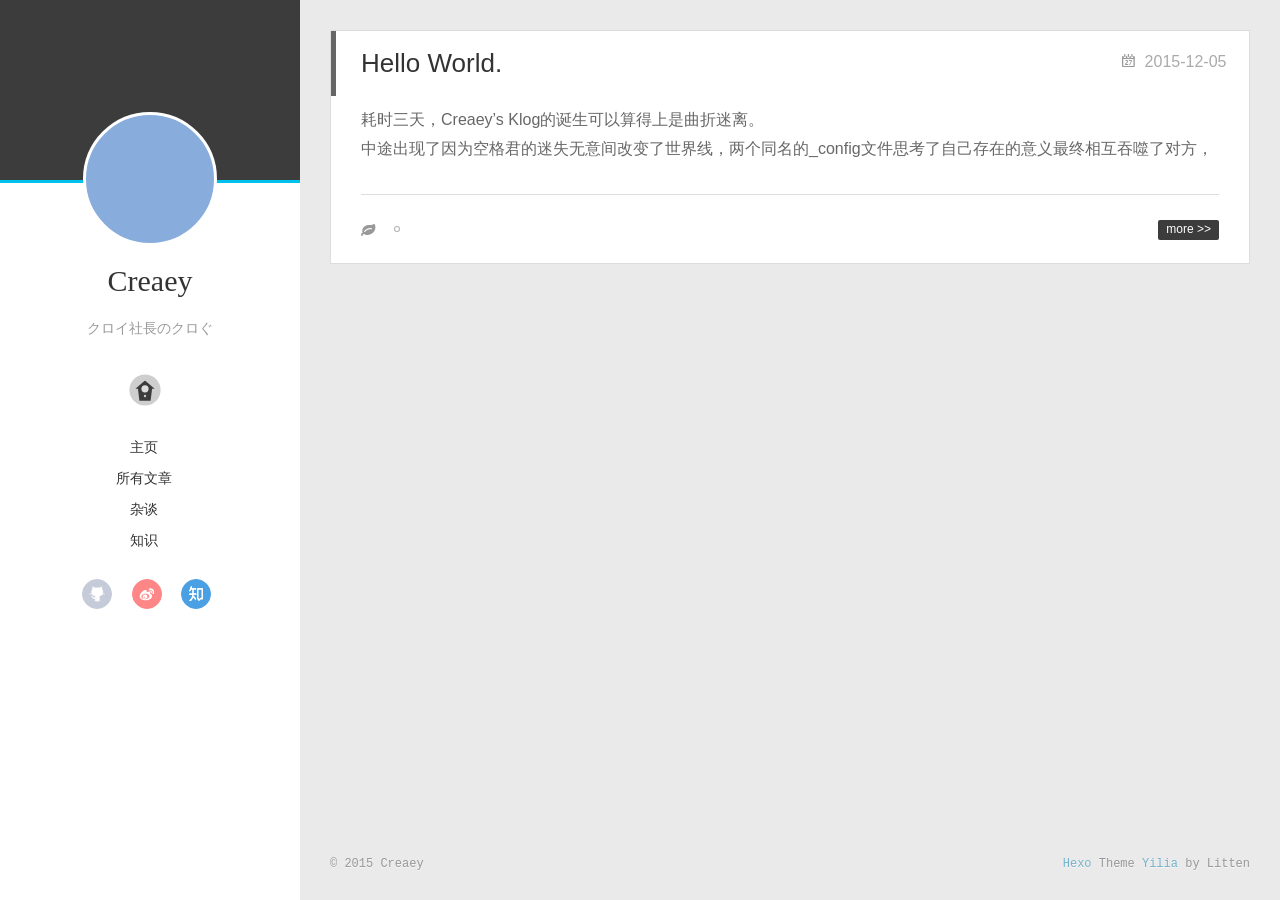
<file: index.html>
<!DOCTYPE html>
<html>
<head>
  <meta charset="utf-8">
  
  <title>Creaey&#39;s Klog</title>
  <meta name="viewport" content="width=device-width, initial-scale=1, maximum-scale=1">
  <meta name="description" content="クロイ社長のクロぐ">
<meta property="og:type" content="website">
<meta property="og:title" content="Creaey's Klog">
<meta property="og:url" content="http://creaey.com/index.html">
<meta property="og:site_name" content="Creaey's Klog">
<meta property="og:description" content="クロイ社長のクロぐ">
<meta name="twitter:card" content="summary">
<meta name="twitter:title" content="Creaey's Klog">
<meta name="twitter:description" content="クロイ社長のクロぐ">
<meta name="baidu-tc-verification" content="94389895856cd0b19cfb7b24fe767b6c" />
  
    <link rel="alternative" href="/atom.xml" title="Creaey&#39;s Klog" type="application/atom+xml">
  
  
    <link rel="icon" href="/favicon.png">
  
  <link rel="stylesheet" href="/css/style.css" type="text/css">
</head>
<body>
  <div id="container">
    <div class="left-col">
    <div class="overlay"></div>
<div class="intrude-less">
	<header id="header" class="inner">
		<a href="/" class="profilepic">
			
			<img lazy-src="http://7xox53.com1.z0.glb.clouddn.com/touxiang.jpg" class="js-avatar">
			
		</a>

		<hgroup>
		  <h1 class="header-author"><a href="/">Creaey</a></h1>
		</hgroup>

		
		<p class="header-subtitle">クロイ社長のクロぐ</p>
		

		
			<div class="switch-btn">
				<div class="icon">
					<div class="icon-ctn">
						<div class="icon-wrap icon-house" data-idx="0">
							<div class="birdhouse"></div>
							<div class="birdhouse_holes"></div>
						</div>
						<div class="icon-wrap icon-ribbon hide" data-idx="1">
							<div class="ribbon"></div>
						</div>
						
						<div class="icon-wrap icon-link hide" data-idx="2">
							<div class="loopback_l"></div>
							<div class="loopback_r"></div>
						</div>
						
						
						<div class="icon-wrap icon-me hide" data-idx="3">
							<div class="user"></div>
							<div class="shoulder"></div>
						</div>
						
					</div>
					
				</div>
				<div class="tips-box hide">
					<div class="tips-arrow"></div>
					<ul class="tips-inner">
						<li>菜单</li>
						<li>标签</li>
						
						<li>友情链接</li>
						
						
						<li>关于我</li>
						
					</ul>
				</div>
			</div>
		

		<div class="switch-area">
			<div class="switch-wrap">
				<section class="switch-part switch-part1">
					<nav class="header-menu">
						<ul>
						
							<li><a href="/">主页</a></li>
				        
							<li><a href="/archives">所有文章</a></li>
				        
							<li><a href="/tags/杂谈">杂谈</a></li>
				        
							<li><a href="/tags/知识">知识</a></li>
				        
						</ul>
					</nav>
					<nav class="header-nav">
						<div class="social">
							
								<a class="github" target="_blank" href="https://github.com/Creaey" title="github">github</a>
					        
								<a class="weibo" target="_blank" href="http://weibo.com/yu347" title="weibo">weibo</a>
					        
								<a class="zhihu" target="_blank" href="http://www.zhihu.com/people/zhang-xin-yu-4-86" title="zhihu">zhihu</a>
					        
						</div>
					</nav>
				</section>
				
				
				<section class="switch-part switch-part2">
					<div class="widget tagcloud" id="js-tagcloud">
						<a href="/tags/杂谈/" style="font-size: 10px;">杂谈</a>
					</div>
				</section>
				
				
				
				<section class="switch-part switch-part3">
					<div id="js-friends">
					
			          <a target="_blank" class="main-nav-link switch-friends-link" href="http://www.houzhangxu.com">侯塞雷的花狗山</a>
			        
			        </div>
				</section>
				

				
				
				<section class="switch-part switch-part4">
				
					<div id="js-aboutme">我忘了自己的一些事，如果我能想起来我会来补的。</div>
				</section>
				
			</div>
		</div>
	</header>				
</div>
    </div>
    <div class="mid-col">
      <nav id="mobile-nav">
  	<div class="overlay">
  		<div class="slider-trigger"></div>
  		<h1 class="header-author js-mobile-header hide">Creaey</h1>
  	</div>
	<div class="intrude-less">
		<header id="header" class="inner">
			<div class="profilepic">
				<img lazy-src="http://7xox53.com1.z0.glb.clouddn.com/touxiang.jpg" class="js-avatar">
			</div>
			<hgroup>
			  <h1 class="header-author">Creaey</h1>
			</hgroup>
			
			<p class="header-subtitle">クロイ社長のクロぐ</p>
			
			<nav class="header-menu">
				<ul>
				
					<li><a href="/">主页</a></li>
		        
					<li><a href="/archives">所有文章</a></li>
		        
					<li><a href="/tags/杂谈">杂谈</a></li>
		        
					<li><a href="/tags/知识">知识</a></li>
		        
		        <div class="clearfix"></div>
				</ul>
			</nav>
			<nav class="header-nav">
				<div class="social">
					
						<a class="github" target="_blank" href="https://github.com/Creaey" title="github">github</a>
			        
						<a class="weibo" target="_blank" href="http://weibo.com/yu347" title="weibo">weibo</a>
			        
						<a class="zhihu" target="_blank" href="http://www.zhihu.com/people/zhang-xin-yu-4-86" title="zhihu">zhihu</a>
			        
				</div>
			</nav>
		</header>				
	</div>
</nav>
      <div class="body-wrap">
  
    <article id="post-Hello-World" class="article article-type-post" itemscope itemprop="blogPost">
  
    <div class="article-meta">
      <a href="/2015/12/05/Hello-World/" class="article-date">
  	<time datetime="2015-12-05T15:01:09.000Z" itemprop="datePublished">2015-12-05</time>
</a>
    </div>
  
  <div class="article-inner">
    
      <input type="hidden" class="isFancy" />
    
    
      <header class="article-header">
        
  
    <h1 itemprop="name">
      <a class="article-title" href="/2015/12/05/Hello-World/">Hello World.</a>
    </h1>
  

      </header>
      
    
    <div class="article-entry" itemprop="articleBody">
      
        <p>耗时三天，Creaey’s Klog的诞生可以算得上是曲折迷离。<br>中途出现了因为空格君的迷失无意间改变了世界线，两个同名的_config文件思考了自己存在的意义最终相互吞噬了对方，
      
    </div>
    
    <div class="article-info article-info-index">
      
      
	<div class="article-tag tagcloud">
		<ul class="article-tag-list"><li class="article-tag-list-item"><a class="article-tag-list-link" href="/tags/杂谈/">杂谈</a></li></ul>
	</div>

      

      
        <p class="article-more-link">
          <a  href="/2015/12/05/Hello-World/#more">more >></a>
        </p>
      
      <div class="clearfix"></div>
    </div>
    
  </div>
  
</article>







  
  
</div>
      <footer id="footer">
  <div class="outer">
    <div id="footer-info">
    	<div class="footer-left">
    		&copy; 2015 Creaey
    	</div>
      	<div class="footer-right">
      		<a href="http://hexo.io/" target="_blank">Hexo</a>  Theme <a href="https://github.com/litten/hexo-theme-yilia" target="_blank">Yilia</a> by Litten
      	</div>
    </div>
  </div>
</footer>
    </div>
    
  <link rel="stylesheet" href="/fancybox/jquery.fancybox.css" type="text/css">


<script>
	var yiliaConfig = {
		fancybox: true,
		mathjax: true,
		animate: true,
		isHome: true,
		isPost: false,
		isArchive: false,
		isTag: false,
		isCategory: false,
		open_in_new: false
	}
</script>
<script src="http://7.url.cn/edu/jslib/comb/require-2.1.6,jquery-1.9.1.min.js" type="text/javascript"></script>
<script src="/js/main.js" type="text/javascript"></script>






<script type="text/x-mathjax-config">
MathJax.Hub.Config({
    tex2jax: {
        inlineMath: [ ['$','$'], ["\\(","\\)"]  ],
        processEscapes: true,
        skipTags: ['script', 'noscript', 'style', 'textarea', 'pre', 'code']
    }
});

MathJax.Hub.Queue(function() {
    var all = MathJax.Hub.getAllJax(), i;
    for(i=0; i < all.length; i += 1) {
        all[i].SourceElement().parentNode.className += ' has-jax';                 
    }       
});
</script>

<script type="text/javascript" src="http://cdn.mathjax.org/mathjax/latest/MathJax.js?config=TeX-AMS-MML_HTMLorMML">
</script>


  </div>
</body>
</html>
</file>
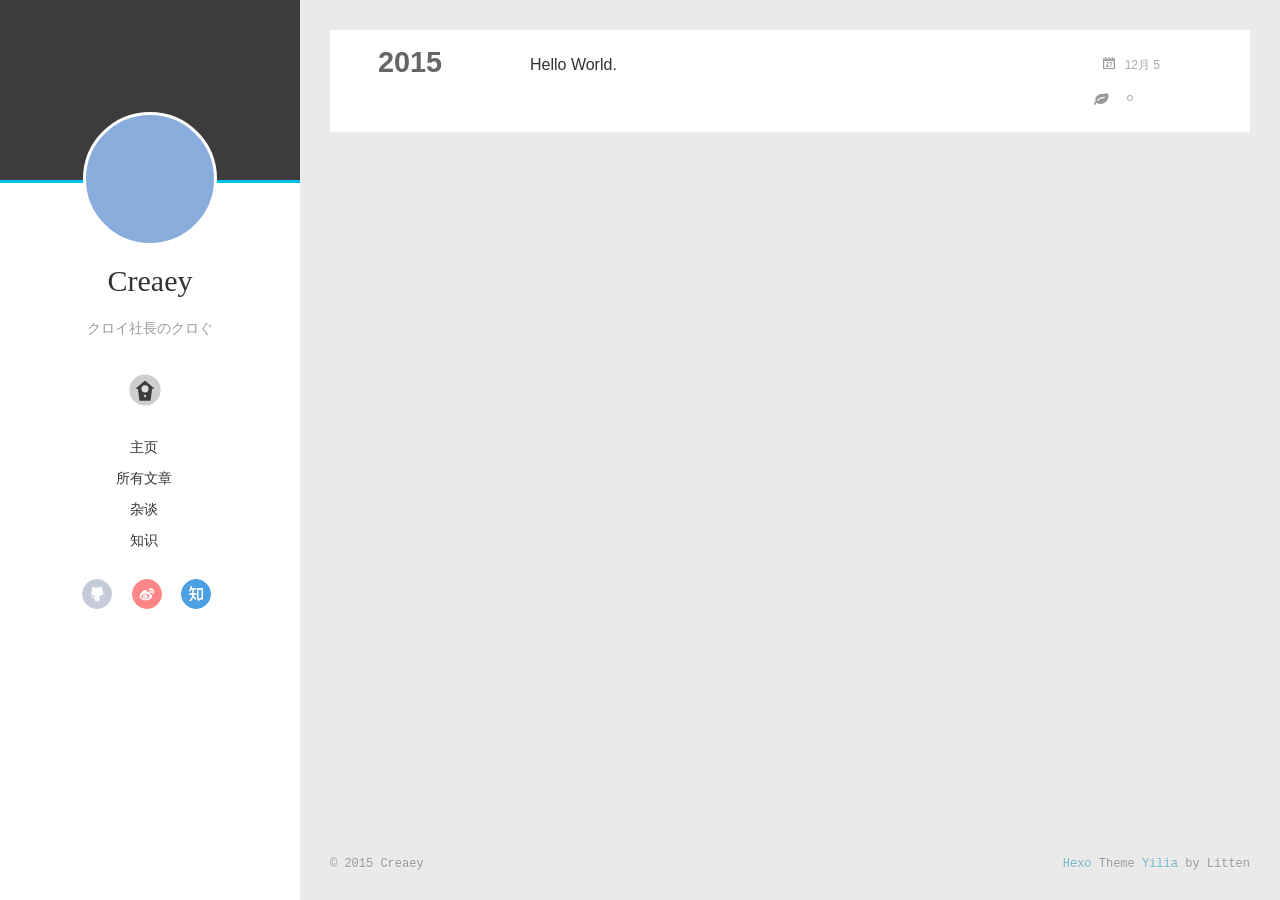
<file: archives/index.html>
<!DOCTYPE html>
<html>
<head>
  <meta charset="utf-8">
  
  <title>Archives | Creaey&#39;s Klog</title>
  <meta name="viewport" content="width=device-width, initial-scale=1, maximum-scale=1">
  <meta name="description" content="クロイ社長のクロぐ">
<meta property="og:type" content="website">
<meta property="og:title" content="Creaey's Klog">
<meta property="og:url" content="http://creaey.com/archives/index.html">
<meta property="og:site_name" content="Creaey's Klog">
<meta property="og:description" content="クロイ社長のクロぐ">
<meta name="twitter:card" content="summary">
<meta name="twitter:title" content="Creaey's Klog">
<meta name="twitter:description" content="クロイ社長のクロぐ">
  
    <link rel="alternative" href="/atom.xml" title="Creaey&#39;s Klog" type="application/atom+xml">
  
  
    <link rel="icon" href="/favicon.png">
  
  <link rel="stylesheet" href="/css/style.css" type="text/css">
</head>
<body>
  <div id="container">
    <div class="left-col">
    <div class="overlay"></div>
<div class="intrude-less">
	<header id="header" class="inner">
		<a href="/" class="profilepic">
			
			<img lazy-src="http://7xox53.com1.z0.glb.clouddn.com/touxiang.jpg" class="js-avatar">
			
		</a>

		<hgroup>
		  <h1 class="header-author"><a href="/">Creaey</a></h1>
		</hgroup>

		
		<p class="header-subtitle">クロイ社長のクロぐ</p>
		

		
			<div class="switch-btn">
				<div class="icon">
					<div class="icon-ctn">
						<div class="icon-wrap icon-house" data-idx="0">
							<div class="birdhouse"></div>
							<div class="birdhouse_holes"></div>
						</div>
						<div class="icon-wrap icon-ribbon hide" data-idx="1">
							<div class="ribbon"></div>
						</div>
						
						<div class="icon-wrap icon-link hide" data-idx="2">
							<div class="loopback_l"></div>
							<div class="loopback_r"></div>
						</div>
						
						
						<div class="icon-wrap icon-me hide" data-idx="3">
							<div class="user"></div>
							<div class="shoulder"></div>
						</div>
						
					</div>
					
				</div>
				<div class="tips-box hide">
					<div class="tips-arrow"></div>
					<ul class="tips-inner">
						<li>菜单</li>
						<li>标签</li>
						
						<li>友情链接</li>
						
						
						<li>关于我</li>
						
					</ul>
				</div>
			</div>
		

		<div class="switch-area">
			<div class="switch-wrap">
				<section class="switch-part switch-part1">
					<nav class="header-menu">
						<ul>
						
							<li><a href="/">主页</a></li>
				        
							<li><a href="/archives">所有文章</a></li>
				        
							<li><a href="/tags/杂谈">杂谈</a></li>
				        
							<li><a href="/tags/知识">知识</a></li>
				        
						</ul>
					</nav>
					<nav class="header-nav">
						<div class="social">
							
								<a class="github" target="_blank" href="https://github.com/Creaey" title="github">github</a>
					        
								<a class="weibo" target="_blank" href="http://weibo.com/yu347" title="weibo">weibo</a>
					        
								<a class="zhihu" target="_blank" href="http://www.zhihu.com/people/zhang-xin-yu-4-86" title="zhihu">zhihu</a>
					        
						</div>
					</nav>
				</section>
				
				
				<section class="switch-part switch-part2">
					<div class="widget tagcloud" id="js-tagcloud">
						<a href="/tags/杂谈/" style="font-size: 10px;">杂谈</a>
					</div>
				</section>
				
				
				
				<section class="switch-part switch-part3">
					<div id="js-friends">
					
			          <a target="_blank" class="main-nav-link switch-friends-link" href="http://www.houzhangxu.com">侯塞雷的花狗山</a>
			        
			        </div>
				</section>
				

				
				
				<section class="switch-part switch-part4">
				
					<div id="js-aboutme">我忘了自己的一些事，如果我能想起来我会来补的。</div>
				</section>
				
			</div>
		</div>
	</header>				
</div>
    </div>
    <div class="mid-col">
      <nav id="mobile-nav">
  	<div class="overlay">
  		<div class="slider-trigger"></div>
  		<h1 class="header-author js-mobile-header hide">Creaey</h1>
  	</div>
	<div class="intrude-less">
		<header id="header" class="inner">
			<div class="profilepic">
				<img lazy-src="http://7xox53.com1.z0.glb.clouddn.com/touxiang.jpg" class="js-avatar">
			</div>
			<hgroup>
			  <h1 class="header-author">Creaey</h1>
			</hgroup>
			
			<p class="header-subtitle">クロイ社長のクロぐ</p>
			
			<nav class="header-menu">
				<ul>
				
					<li><a href="/">主页</a></li>
		        
					<li><a href="/archives">所有文章</a></li>
		        
					<li><a href="/tags/杂谈">杂谈</a></li>
		        
					<li><a href="/tags/知识">知识</a></li>
		        
		        <div class="clearfix"></div>
				</ul>
			</nav>
			<nav class="header-nav">
				<div class="social">
					
						<a class="github" target="_blank" href="https://github.com/Creaey" title="github">github</a>
			        
						<a class="weibo" target="_blank" href="http://weibo.com/yu347" title="weibo">weibo</a>
			        
						<a class="zhihu" target="_blank" href="http://www.zhihu.com/people/zhang-xin-yu-4-86" title="zhihu">zhihu</a>
			        
				</div>
			</nav>
		</header>				
	</div>
</nav>
      <div class="body-wrap">
  
  
    
    
      
      
      <section class="archives-wrap">
        <div class="archive-year-wrap">
          <a href="/archives/2015" class="archive-year">2015</a>
        </div>
        <div class="archives">
    
    <article class="archive-article archive-type-post">
  <div class="archive-article-inner">
    <header class="archive-article-header">
      	<div class="article-meta">
	      	<a href="/2015/12/05/Hello-World/" class="archive-article-date">
  	<time datetime="2015-12-05T15:01:09.000Z" itemprop="datePublished">12月 5</time>
</a>
        </div>
    	 
  
    <h1 itemprop="name">
      <a class="archive-article-title" href="/2015/12/05/Hello-World/">Hello World.</a>
    </h1>
  

        <div class="article-info info-on-right">
          
	<div class="article-tag tagcloud">
		<ul class="article-tag-list"><li class="article-tag-list-item"><a class="article-tag-list-link" href="/tags/杂谈/">杂谈</a></li></ul>
	</div>

          

        </div>
        <div class="clearfix"></div>
    </header>
  </div>
</article>
  
  
    </div></section>
  

    

</div>
      <footer id="footer">
  <div class="outer">
    <div id="footer-info">
    	<div class="footer-left">
    		&copy; 2015 Creaey
    	</div>
      	<div class="footer-right">
      		<a href="http://hexo.io/" target="_blank">Hexo</a>  Theme <a href="https://github.com/litten/hexo-theme-yilia" target="_blank">Yilia</a> by Litten
      	</div>
    </div>
  </div>
</footer>
    </div>
    
  <link rel="stylesheet" href="/fancybox/jquery.fancybox.css" type="text/css">


<script>
	var yiliaConfig = {
		fancybox: true,
		mathjax: true,
		animate: true,
		isHome: false,
		isPost: false,
		isArchive: true,
		isTag: false,
		isCategory: false,
		open_in_new: false
	}
</script>
<script src="http://7.url.cn/edu/jslib/comb/require-2.1.6,jquery-1.9.1.min.js" type="text/javascript"></script>
<script src="/js/main.js" type="text/javascript"></script>






<script type="text/x-mathjax-config">
MathJax.Hub.Config({
    tex2jax: {
        inlineMath: [ ['$','$'], ["\\(","\\)"]  ],
        processEscapes: true,
        skipTags: ['script', 'noscript', 'style', 'textarea', 'pre', 'code']
    }
});

MathJax.Hub.Queue(function() {
    var all = MathJax.Hub.getAllJax(), i;
    for(i=0; i < all.length; i += 1) {
        all[i].SourceElement().parentNode.className += ' has-jax';                 
    }       
});
</script>

<script type="text/javascript" src="http://cdn.mathjax.org/mathjax/latest/MathJax.js?config=TeX-AMS-MML_HTMLorMML">
</script>


  </div>
</body>
</html>
</file>
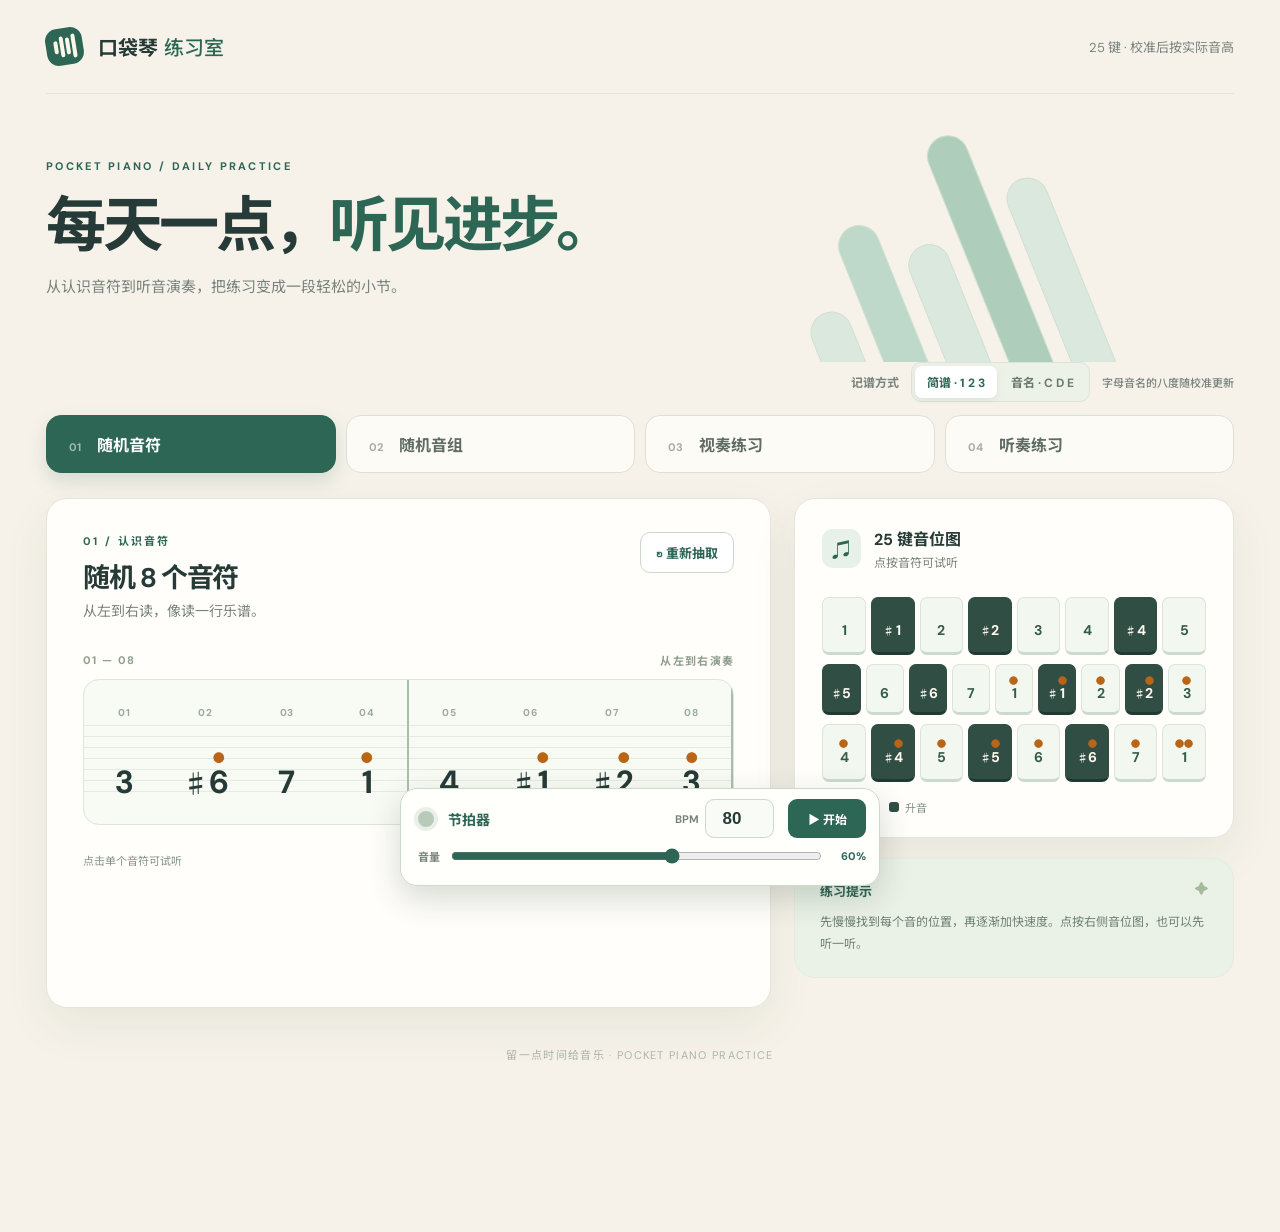
<file: pocket-piano/index.html>
<!doctype html>
<html lang="zh-CN">
<head>
  <meta charset="utf-8">
  <meta name="viewport" content="width=device-width, initial-scale=1">
  <meta name="theme-color" content="#f6f2e9">
  <meta name="description" content="25 键口袋琴练习：随机音符、音组、视奏和听奏。">
  <title>口袋琴练习室</title>
  <link rel="stylesheet" href="styles.css">
</head>
<body>
  <div class="app-shell">
    <header class="topbar">
      <div class="brand-mark" aria-hidden="true"><span></span><span></span><span></span><span></span></div>
      <div class="brand-name">口袋琴 <span>练习室</span></div>
      <div class="top-note" id="tuning-status">25 键 · 校准后按实际音高</div>
    </header>

    <main>
      <section class="hero">
        <div>
          <div class="eyebrow">POCKET PIANO / DAILY PRACTICE</div>
          <h1>每天一点，<em>听见进步。</em></h1>
          <p>从认识音符到听音演奏，把练习变成一段轻松的小节。</p>
        </div>
        <div class="hero-decoration" aria-hidden="true"><i></i><i></i><i></i><i></i><i></i></div>
      </section>

      <div class="notation-row"><span>记谱方式</span><div class="notation-switch" role="group" aria-label="记谱方式"><button type="button" data-notation="number" aria-pressed="true">简谱 · 1 2 3</button><button type="button" data-notation="letter" aria-pressed="false">音名 · C D E</button></div><small>字母音名的八度随校准更新</small></div>
      <nav class="mode-nav" aria-label="练习模式">
        <button class="mode-tab active" data-mode="notes" aria-current="page"><span>01</span> 随机音符</button>
        <button class="mode-tab" data-mode="groups"><span>02</span> 随机音组</button>
        <button class="mode-tab" data-mode="sight"><span>03</span> 视奏练习</button>
        <button class="mode-tab" data-mode="ear"><span>04</span> 听奏练习</button>
      </nav>

      <div class="workspace">
        <section class="practice-card" aria-live="polite">
          <div class="card-header">
            <div><div class="section-kicker" id="mode-kicker">01 / 认识音符</div><h2 id="mode-title">随机 8 个音符</h2><p id="mode-description">从左到右读，像读一行乐谱。</p></div>
            <button id="generate-button" class="outline-button" type="button">↻ 重新抽取</button>
          </div>
          <div id="mode-content"></div>
        </section>

        <aside class="sidebar">
          <section class="keyboard-card">
            <div class="aside-title"><span class="small-icon">♫</span><div><h2>25 键音位图</h2><p>点按音符可试听</p></div></div>
            <div id="keyboard" class="keyboard" aria-label="口袋琴 25 键"></div>
            <div class="keyboard-legend"><span><i class="legend-natural"></i> 自然音</span><span><i class="legend-sharp"></i> 升音</span></div>
          </section>
          <section class="tip-card"><div class="tip-heading">练习提示 <span>✦</span></div><p id="tip-text">先慢慢找到每个音的位置，再逐渐加快速度。点按右侧音位图，也可以先听一听。</p></section>
        </aside>
      </div>
    </main>
    <footer>留一点时间给音乐 · POCKET PIANO PRACTICE</footer>
  </div>
  <div class="metronome-dock" role="group" aria-label="全页节拍器">
    <div class="metronome-main">
      <span id="metronome-pulse" class="metronome-pulse" aria-hidden="true"></span>
      <span class="metronome-title">节拍器</span>
      <label class="metronome-speed" for="metronome-bpm"><span>BPM</span><input id="metronome-bpm" type="number" inputmode="numeric" min="20" max="300" step="1" value="80" aria-label="节拍器速度，BPM"></label>
      <button id="metronome-toggle" class="metronome-toggle" type="button" aria-pressed="false">▶ 开始</button>
    </div>
    <label class="metronome-volume" for="metronome-volume"><span>音量</span><input id="metronome-volume" type="range" min="0" max="100" step="1" value="60" aria-label="节拍器音量"><output id="metronome-volume-value" for="metronome-volume">60%</output></label>
    <span id="metronome-status" class="sr-only" role="status">节拍器已停止</span>
  </div>
  <div id="toast" class="toast" role="status" aria-live="polite"></div>
  <script src="app.js"></script>
</body>
</html>
</file>
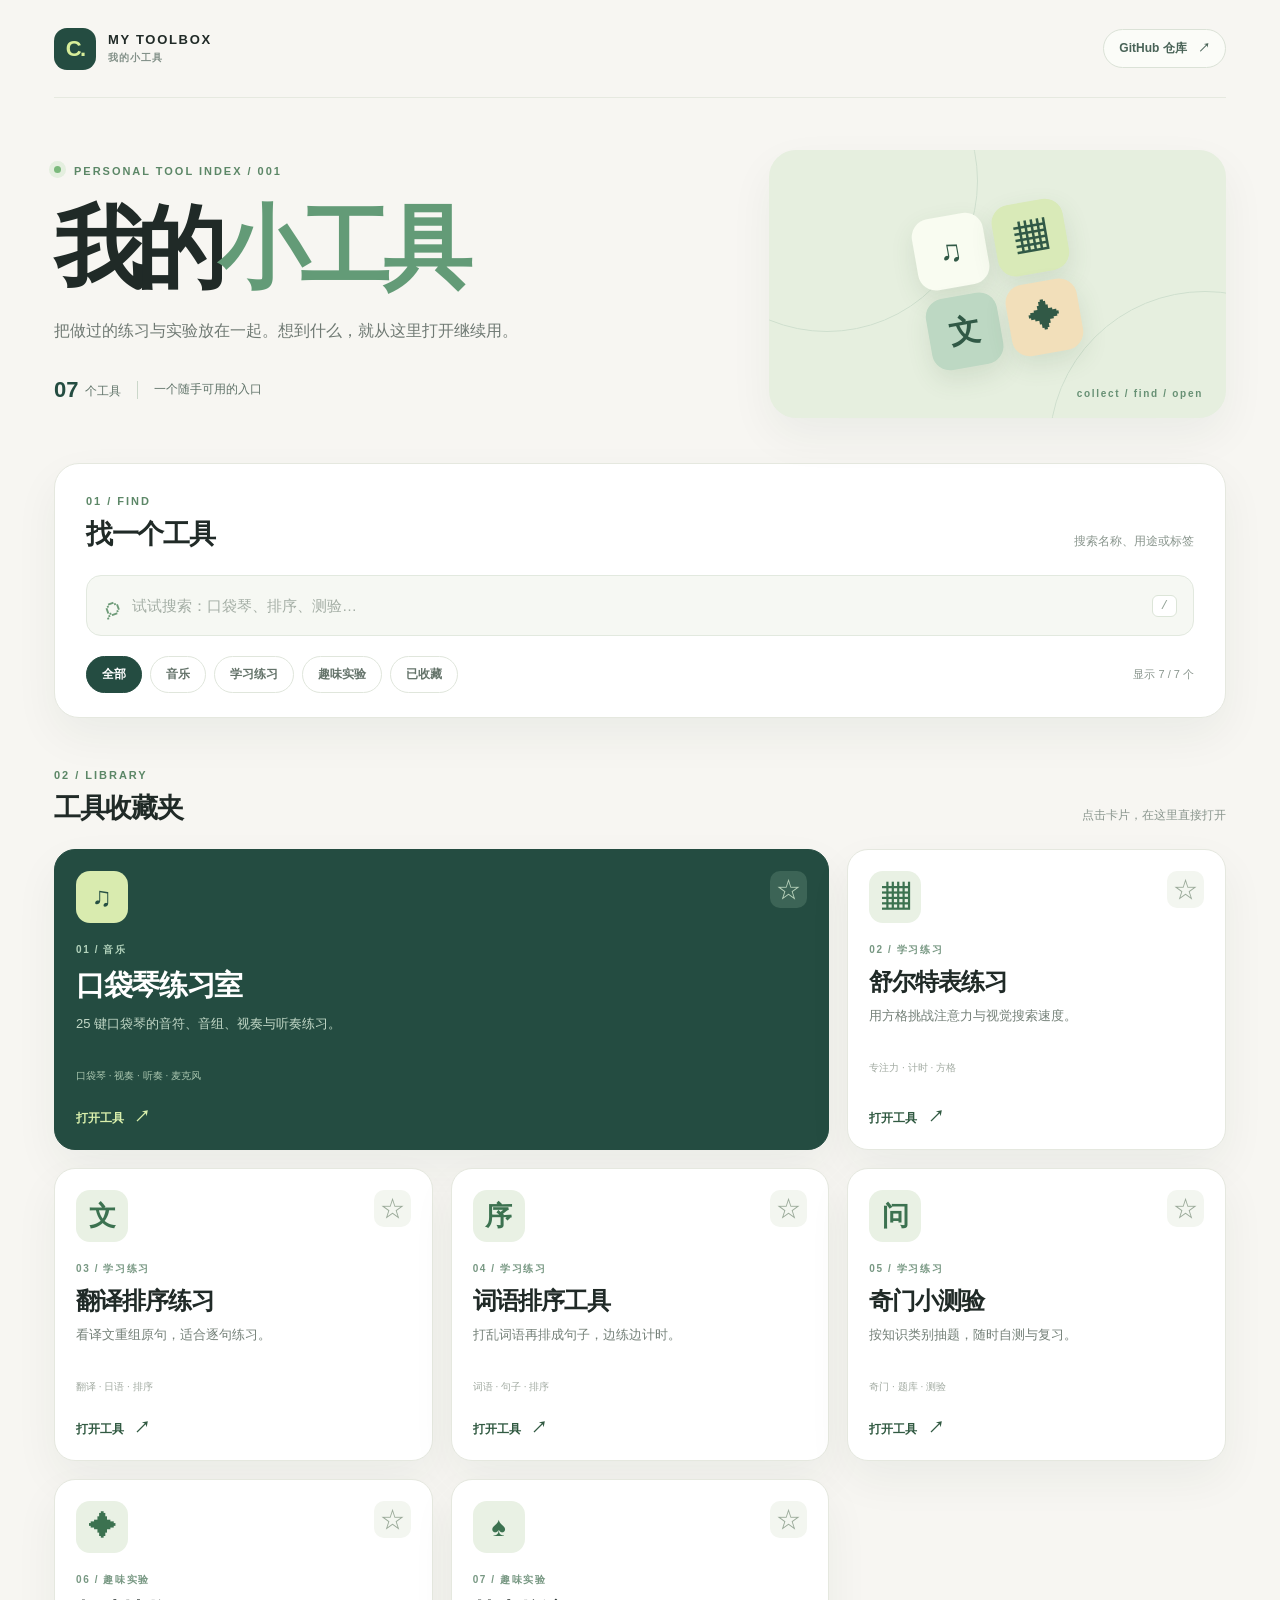
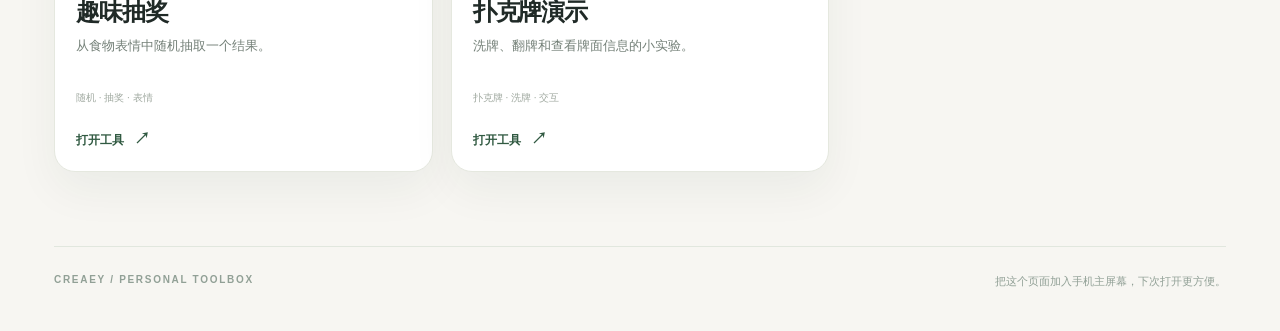
<file: tools/index.html>
<!doctype html>
<html lang="zh-CN">
<head>
  <meta charset="utf-8">
  <meta name="viewport" content="width=device-width, initial-scale=1, viewport-fit=cover">
  <meta name="theme-color" content="#f7f6f2">
  <meta name="description" content="把自己做过的小工具放在一个地方。搜索、收藏并直接打开音乐、学习与趣味工具。">
  <title>我的小工具 · Creaey</title>
  <link rel="stylesheet" href="styles.css">
  <script defer src="catalog.js"></script>
  <script defer src="app.js"></script>
</head>
<body>
  <div class="shell" id="index-view">
    <header class="topbar">
      <a class="brand" href="./" aria-label="我的小工具首页"><span class="brand-mark" aria-hidden="true">C.</span><span>MY TOOLBOX <small>我的小工具</small></span></a>
      <a class="repo-link" href="https://github.com/Creaey/creaey.github.io" target="_blank" rel="noopener noreferrer">GitHub 仓库 <span aria-hidden="true">↗</span></a>
    </header>

    <main>
      <section class="hero" aria-labelledby="page-title">
        <div class="hero-copy">
          <div class="eyebrow"><span class="live-dot" aria-hidden="true"></span> PERSONAL TOOL INDEX / 001</div>
          <h1 id="page-title">我的<span>小工具</span></h1>
          <p>把做过的练习与实验放在一起。想到什么，就从这里打开继续用。</p>
          <div class="hero-meta"><span><strong id="total-count">0</strong> 个工具</span><span class="meta-divider"></span><span>一个随手可用的入口</span></div>
        </div>
        <div class="hero-art" aria-hidden="true">
          <div class="art-grid"><span>♫</span><span>▦</span><span>文</span><span>✦</span></div>
          <div class="art-caption">collect / find / open</div>
        </div>
      </section>

      <section class="finder" aria-label="查找工具">
        <div class="finder-top"><div><span class="section-index">01 / FIND</span><h2>找一个工具</h2></div><p>搜索名称、用途或标签</p></div>
        <label class="search-box"><span class="search-icon" aria-hidden="true">⌕</span><span class="sr-only">搜索工具</span><input id="search-input" type="search" placeholder="试试搜索：口袋琴、排序、测验…" autocomplete="off"><kbd>/</kbd></label>
        <div class="filter-row"><div class="filters" id="category-filters" role="group" aria-label="按类别筛选"></div><span class="result-count" id="result-count" aria-live="polite"></span></div>
      </section>

      <section class="library" aria-labelledby="library-title">
        <div class="library-heading"><div><span class="section-index">02 / LIBRARY</span><h2 id="library-title">工具收藏夹</h2></div><p>点击卡片，在这里直接打开</p></div>
        <div class="tool-grid" id="tool-grid"></div>
        <div class="empty-state" id="empty-state" hidden><span aria-hidden="true">⌕</span><h3>暂时没有找到</h3><p>换个关键词，或者切换工具类别。</p><button id="reset-filters" type="button">查看全部工具</button></div>
      </section>
    </main>

    <footer><span>CREAEY / PERSONAL TOOLBOX</span><span>把这个页面加入手机主屏幕，下次打开更方便。</span></footer>
  </div>

  <section class="viewer" id="viewer" aria-label="工具预览" hidden>
    <header class="viewer-bar"><button class="back-button" id="close-viewer" type="button"><span aria-hidden="true">←</span> 返回工具索引</button><div class="viewer-identity"><span id="viewer-icon" aria-hidden="true"></span><div><strong id="viewer-title"></strong><small id="viewer-category"></small></div></div><a id="open-direct" target="_blank" rel="noopener noreferrer">单独打开 <span aria-hidden="true">↗</span></a></header>
    <iframe id="tool-frame" title="工具预览" allow="microphone; autoplay" loading="eager"></iframe>
  </section>
</body>
</html>
</file>
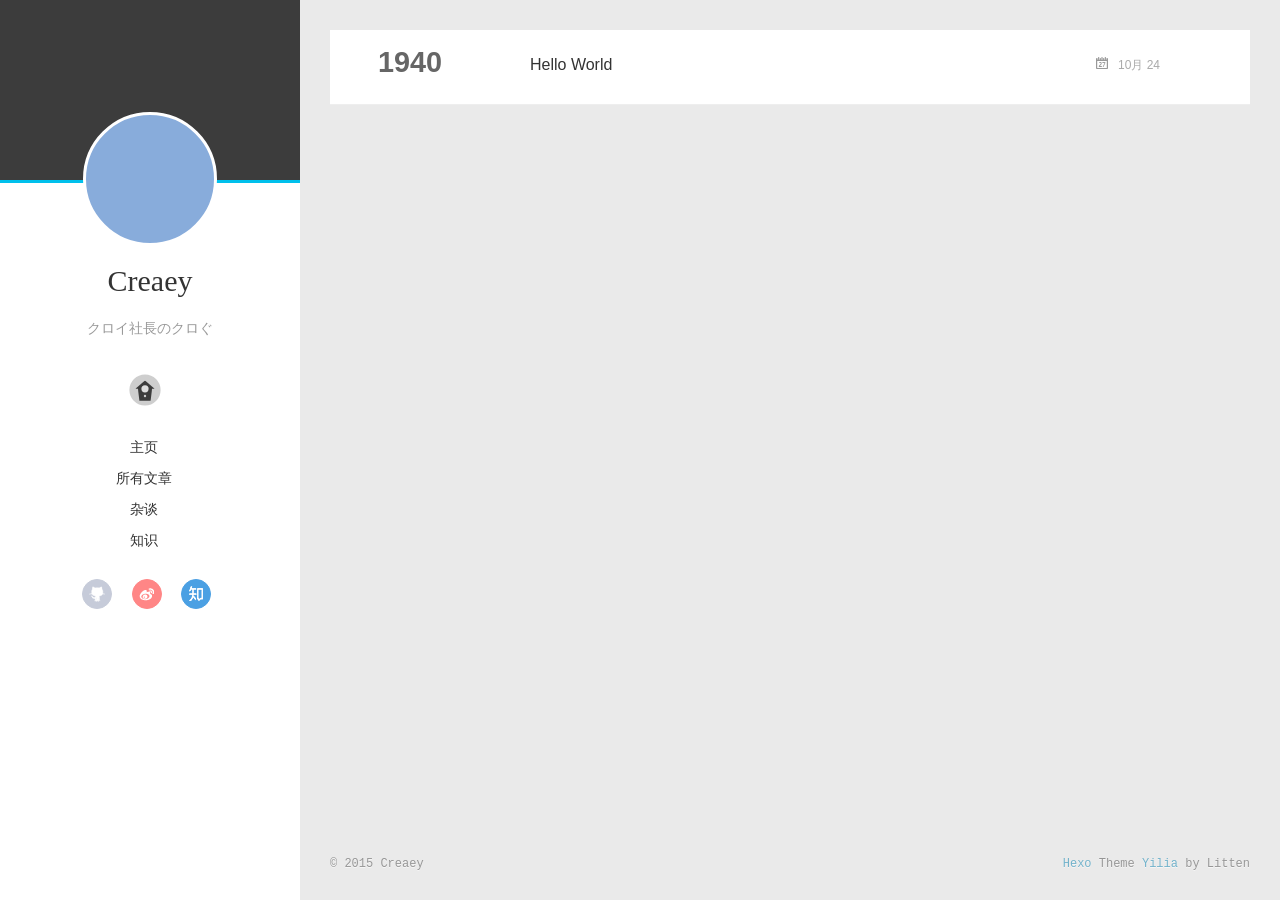
<file: archives/1940/index.html>
<!DOCTYPE html>
<html>
<head>
  <meta charset="utf-8">
  
  <title>Archives: 1940 | Creaey&#39;s Klog</title>
  <meta name="viewport" content="width=device-width, initial-scale=1, maximum-scale=1">
  <meta name="description" content="クロイ社長のクロぐ">
<meta property="og:type" content="website">
<meta property="og:title" content="Creaey's Klog">
<meta property="og:url" content="http://creaey.com/archives/1940/index.html">
<meta property="og:site_name" content="Creaey's Klog">
<meta property="og:description" content="クロイ社長のクロぐ">
<meta name="twitter:card" content="summary">
<meta name="twitter:title" content="Creaey's Klog">
<meta name="twitter:description" content="クロイ社長のクロぐ">
  
    <link rel="alternative" href="/atom.xml" title="Creaey&#39;s Klog" type="application/atom+xml">
  
  
    <link rel="icon" href="/favicon.png">
  
  <link rel="stylesheet" href="/css/style.css" type="text/css">
</head>
<body>
  <div id="container">
    <div class="left-col">
    <div class="overlay"></div>
<div class="intrude-less">
	<header id="header" class="inner">
		<a href="/" class="profilepic">
			
			<img lazy-src="http://7xox53.com1.z0.glb.clouddn.com/touxiang.jpg" class="js-avatar">
			
		</a>

		<hgroup>
		  <h1 class="header-author"><a href="/">Creaey</a></h1>
		</hgroup>

		
		<p class="header-subtitle">クロイ社長のクロぐ</p>
		

		
			<div class="switch-btn">
				<div class="icon">
					<div class="icon-ctn">
						<div class="icon-wrap icon-house" data-idx="0">
							<div class="birdhouse"></div>
							<div class="birdhouse_holes"></div>
						</div>
						<div class="icon-wrap icon-ribbon hide" data-idx="1">
							<div class="ribbon"></div>
						</div>
						
						<div class="icon-wrap icon-link hide" data-idx="2">
							<div class="loopback_l"></div>
							<div class="loopback_r"></div>
						</div>
						
						
						<div class="icon-wrap icon-me hide" data-idx="3">
							<div class="user"></div>
							<div class="shoulder"></div>
						</div>
						
					</div>
					
				</div>
				<div class="tips-box hide">
					<div class="tips-arrow"></div>
					<ul class="tips-inner">
						<li>菜单</li>
						<li>标签</li>
						
						<li>友情链接</li>
						
						
						<li>关于我</li>
						
					</ul>
				</div>
			</div>
		

		<div class="switch-area">
			<div class="switch-wrap">
				<section class="switch-part switch-part1">
					<nav class="header-menu">
						<ul>
						
							<li><a href="/">主页</a></li>
				        
							<li><a href="/archives">所有文章</a></li>
				        
							<li><a href="/tags/杂谈">杂谈</a></li>
				        
							<li><a href="/tags/知识">知识</a></li>
				        
						</ul>
					</nav>
					<nav class="header-nav">
						<div class="social">
							
								<a class="github" target="_blank" href="https://github.com/Creaey" title="github">github</a>
					        
								<a class="weibo" target="_blank" href="http://weibo.com/yu347" title="weibo">weibo</a>
					        
								<a class="zhihu" target="_blank" href="http://www.zhihu.com/people/zhang-xin-yu-4-86" title="zhihu">zhihu</a>
					        
						</div>
					</nav>
				</section>
				
				
				<section class="switch-part switch-part2">
					<div class="widget tagcloud" id="js-tagcloud">
						
					</div>
				</section>
				
				
				
				<section class="switch-part switch-part3">
					<div id="js-friends">
					
			          <a target="_blank" class="main-nav-link switch-friends-link" href="http://www.houzhangxu.com">侯塞雷的花狗山</a>
			        
			        </div>
				</section>
				

				
				
				<section class="switch-part switch-part4">
				
					<div id="js-aboutme">我忘了自己的一些事，如果我能想起来我会来补的。</div>
				</section>
				
			</div>
		</div>
	</header>				
</div>
    </div>
    <div class="mid-col">
      <nav id="mobile-nav">
  	<div class="overlay">
  		<div class="slider-trigger"></div>
  		<h1 class="header-author js-mobile-header hide">Creaey</h1>
  	</div>
	<div class="intrude-less">
		<header id="header" class="inner">
			<div class="profilepic">
				<img lazy-src="http://7xox53.com1.z0.glb.clouddn.com/touxiang.jpg" class="js-avatar">
			</div>
			<hgroup>
			  <h1 class="header-author">Creaey</h1>
			</hgroup>
			
			<p class="header-subtitle">クロイ社長のクロぐ</p>
			
			<nav class="header-menu">
				<ul>
				
					<li><a href="/">主页</a></li>
		        
					<li><a href="/archives">所有文章</a></li>
		        
					<li><a href="/tags/杂谈">杂谈</a></li>
		        
					<li><a href="/tags/知识">知识</a></li>
		        
		        <div class="clearfix"></div>
				</ul>
			</nav>
			<nav class="header-nav">
				<div class="social">
					
						<a class="github" target="_blank" href="https://github.com/Creaey" title="github">github</a>
			        
						<a class="weibo" target="_blank" href="http://weibo.com/yu347" title="weibo">weibo</a>
			        
						<a class="zhihu" target="_blank" href="http://www.zhihu.com/people/zhang-xin-yu-4-86" title="zhihu">zhihu</a>
			        
				</div>
			</nav>
		</header>				
	</div>
</nav>
      <div class="body-wrap">
  
  
    
    
      
      
      <section class="archives-wrap">
        <div class="archive-year-wrap">
          <a href="/archives/1940" class="archive-year">1940</a>
        </div>
        <div class="archives">
    
    <article class="archive-article archive-type-post">
  <div class="archive-article-inner">
    <header class="archive-article-header">
      	<div class="article-meta">
	      	<a href="/1940/10/24/hello-world/" class="archive-article-date">
  	<time datetime="1940-10-24T02:26:18.955Z" itemprop="datePublished">10月 24</time>
</a>
        </div>
    	 
  
    <h1 itemprop="name">
      <a class="archive-article-title" href="/1940/10/24/hello-world/">Hello World</a>
    </h1>
  

        <div class="article-info info-on-right">
          
          

        </div>
        <div class="clearfix"></div>
    </header>
  </div>
</article>
  
  
    </div></section>
  

    

</div>
      <footer id="footer">
  <div class="outer">
    <div id="footer-info">
    	<div class="footer-left">
    		&copy; 2015 Creaey
    	</div>
      	<div class="footer-right">
      		<a href="http://hexo.io/" target="_blank">Hexo</a>  Theme <a href="https://github.com/litten/hexo-theme-yilia" target="_blank">Yilia</a> by Litten
      	</div>
    </div>
  </div>
</footer>
    </div>
    
  <link rel="stylesheet" href="/fancybox/jquery.fancybox.css" type="text/css">


<script>
	var yiliaConfig = {
		fancybox: true,
		mathjax: true,
		animate: true,
		isHome: false,
		isPost: false,
		isArchive: true,
		isTag: false,
		isCategory: false,
		open_in_new: false
	}
</script>
<script src="http://7.url.cn/edu/jslib/comb/require-2.1.6,jquery-1.9.1.min.js" type="text/javascript"></script>
<script src="/js/main.js" type="text/javascript"></script>






<script type="text/x-mathjax-config">
MathJax.Hub.Config({
    tex2jax: {
        inlineMath: [ ['$','$'], ["\\(","\\)"]  ],
        processEscapes: true,
        skipTags: ['script', 'noscript', 'style', 'textarea', 'pre', 'code']
    }
});

MathJax.Hub.Queue(function() {
    var all = MathJax.Hub.getAllJax(), i;
    for(i=0; i < all.length; i += 1) {
        all[i].SourceElement().parentNode.className += ' has-jax';                 
    }       
});
</script>

<script type="text/javascript" src="http://cdn.mathjax.org/mathjax/latest/MathJax.js?config=TeX-AMS-MML_HTMLorMML">
</script>


  </div>
</body>
</html>
</file>
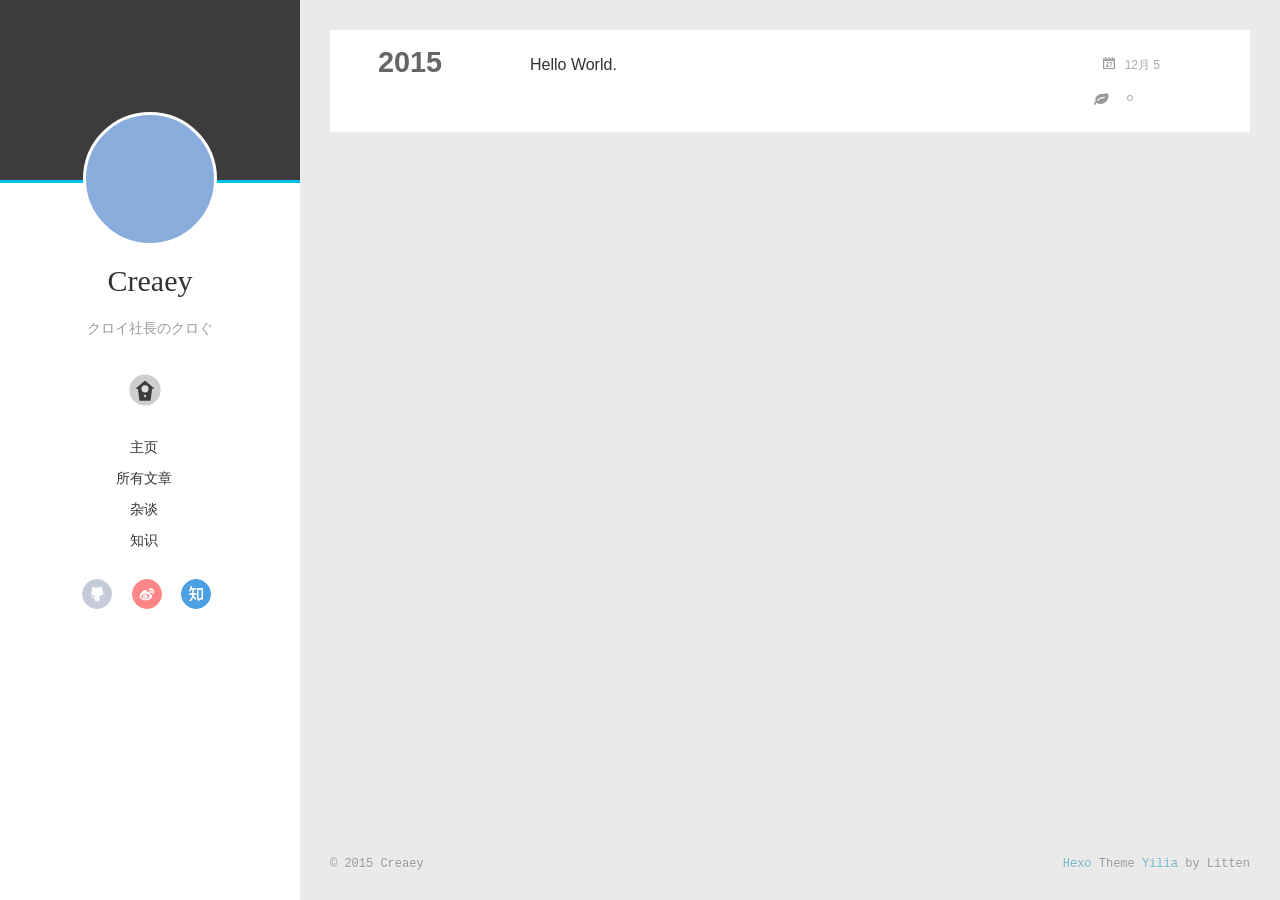
<file: archives/2015/index.html>
<!DOCTYPE html>
<html>
<head>
  <meta charset="utf-8">
  
  <title>Archives: 2015 | Creaey&#39;s Klog</title>
  <meta name="viewport" content="width=device-width, initial-scale=1, maximum-scale=1">
  <meta name="description" content="クロイ社長のクロぐ">
<meta property="og:type" content="website">
<meta property="og:title" content="Creaey's Klog">
<meta property="og:url" content="http://creaey.com/archives/2015/index.html">
<meta property="og:site_name" content="Creaey's Klog">
<meta property="og:description" content="クロイ社長のクロぐ">
<meta name="twitter:card" content="summary">
<meta name="twitter:title" content="Creaey's Klog">
<meta name="twitter:description" content="クロイ社長のクロぐ">
  
    <link rel="alternative" href="/atom.xml" title="Creaey&#39;s Klog" type="application/atom+xml">
  
  
    <link rel="icon" href="/favicon.png">
  
  <link rel="stylesheet" href="/css/style.css" type="text/css">
</head>
<body>
  <div id="container">
    <div class="left-col">
    <div class="overlay"></div>
<div class="intrude-less">
	<header id="header" class="inner">
		<a href="/" class="profilepic">
			
			<img lazy-src="http://7xox53.com1.z0.glb.clouddn.com/touxiang.jpg" class="js-avatar">
			
		</a>

		<hgroup>
		  <h1 class="header-author"><a href="/">Creaey</a></h1>
		</hgroup>

		
		<p class="header-subtitle">クロイ社長のクロぐ</p>
		

		
			<div class="switch-btn">
				<div class="icon">
					<div class="icon-ctn">
						<div class="icon-wrap icon-house" data-idx="0">
							<div class="birdhouse"></div>
							<div class="birdhouse_holes"></div>
						</div>
						<div class="icon-wrap icon-ribbon hide" data-idx="1">
							<div class="ribbon"></div>
						</div>
						
						<div class="icon-wrap icon-link hide" data-idx="2">
							<div class="loopback_l"></div>
							<div class="loopback_r"></div>
						</div>
						
						
						<div class="icon-wrap icon-me hide" data-idx="3">
							<div class="user"></div>
							<div class="shoulder"></div>
						</div>
						
					</div>
					
				</div>
				<div class="tips-box hide">
					<div class="tips-arrow"></div>
					<ul class="tips-inner">
						<li>菜单</li>
						<li>标签</li>
						
						<li>友情链接</li>
						
						
						<li>关于我</li>
						
					</ul>
				</div>
			</div>
		

		<div class="switch-area">
			<div class="switch-wrap">
				<section class="switch-part switch-part1">
					<nav class="header-menu">
						<ul>
						
							<li><a href="/">主页</a></li>
				        
							<li><a href="/archives">所有文章</a></li>
				        
							<li><a href="/tags/杂谈">杂谈</a></li>
				        
							<li><a href="/tags/知识">知识</a></li>
				        
						</ul>
					</nav>
					<nav class="header-nav">
						<div class="social">
							
								<a class="github" target="_blank" href="https://github.com/Creaey" title="github">github</a>
					        
								<a class="weibo" target="_blank" href="http://weibo.com/yu347" title="weibo">weibo</a>
					        
								<a class="zhihu" target="_blank" href="http://www.zhihu.com/people/zhang-xin-yu-4-86" title="zhihu">zhihu</a>
					        
						</div>
					</nav>
				</section>
				
				
				<section class="switch-part switch-part2">
					<div class="widget tagcloud" id="js-tagcloud">
						<a href="/tags/杂谈/" style="font-size: 10px;">杂谈</a>
					</div>
				</section>
				
				
				
				<section class="switch-part switch-part3">
					<div id="js-friends">
					
			          <a target="_blank" class="main-nav-link switch-friends-link" href="http://www.houzhangxu.com">侯塞雷的花狗山</a>
			        
			        </div>
				</section>
				

				
				
				<section class="switch-part switch-part4">
				
					<div id="js-aboutme">我忘了自己的一些事，如果我能想起来我会来补的。</div>
				</section>
				
			</div>
		</div>
	</header>				
</div>
    </div>
    <div class="mid-col">
      <nav id="mobile-nav">
  	<div class="overlay">
  		<div class="slider-trigger"></div>
  		<h1 class="header-author js-mobile-header hide">Creaey</h1>
  	</div>
	<div class="intrude-less">
		<header id="header" class="inner">
			<div class="profilepic">
				<img lazy-src="http://7xox53.com1.z0.glb.clouddn.com/touxiang.jpg" class="js-avatar">
			</div>
			<hgroup>
			  <h1 class="header-author">Creaey</h1>
			</hgroup>
			
			<p class="header-subtitle">クロイ社長のクロぐ</p>
			
			<nav class="header-menu">
				<ul>
				
					<li><a href="/">主页</a></li>
		        
					<li><a href="/archives">所有文章</a></li>
		        
					<li><a href="/tags/杂谈">杂谈</a></li>
		        
					<li><a href="/tags/知识">知识</a></li>
		        
		        <div class="clearfix"></div>
				</ul>
			</nav>
			<nav class="header-nav">
				<div class="social">
					
						<a class="github" target="_blank" href="https://github.com/Creaey" title="github">github</a>
			        
						<a class="weibo" target="_blank" href="http://weibo.com/yu347" title="weibo">weibo</a>
			        
						<a class="zhihu" target="_blank" href="http://www.zhihu.com/people/zhang-xin-yu-4-86" title="zhihu">zhihu</a>
			        
				</div>
			</nav>
		</header>				
	</div>
</nav>
      <div class="body-wrap">
  
  
    
    
      
      
      <section class="archives-wrap">
        <div class="archive-year-wrap">
          <a href="/archives/2015" class="archive-year">2015</a>
        </div>
        <div class="archives">
    
    <article class="archive-article archive-type-post">
  <div class="archive-article-inner">
    <header class="archive-article-header">
      	<div class="article-meta">
	      	<a href="/2015/12/05/Hello-World/" class="archive-article-date">
  	<time datetime="2015-12-05T15:01:09.000Z" itemprop="datePublished">12月 5</time>
</a>
        </div>
    	 
  
    <h1 itemprop="name">
      <a class="archive-article-title" href="/2015/12/05/Hello-World/">Hello World.</a>
    </h1>
  

        <div class="article-info info-on-right">
          
	<div class="article-tag tagcloud">
		<ul class="article-tag-list"><li class="article-tag-list-item"><a class="article-tag-list-link" href="/tags/杂谈/">杂谈</a></li></ul>
	</div>

          

        </div>
        <div class="clearfix"></div>
    </header>
  </div>
</article>
  
  
    </div></section>
  

    

</div>
      <footer id="footer">
  <div class="outer">
    <div id="footer-info">
    	<div class="footer-left">
    		&copy; 2015 Creaey
    	</div>
      	<div class="footer-right">
      		<a href="http://hexo.io/" target="_blank">Hexo</a>  Theme <a href="https://github.com/litten/hexo-theme-yilia" target="_blank">Yilia</a> by Litten
      	</div>
    </div>
  </div>
</footer>
    </div>
    
  <link rel="stylesheet" href="/fancybox/jquery.fancybox.css" type="text/css">


<script>
	var yiliaConfig = {
		fancybox: true,
		mathjax: true,
		animate: true,
		isHome: false,
		isPost: false,
		isArchive: true,
		isTag: false,
		isCategory: false,
		open_in_new: false
	}
</script>
<script src="http://7.url.cn/edu/jslib/comb/require-2.1.6,jquery-1.9.1.min.js" type="text/javascript"></script>
<script src="/js/main.js" type="text/javascript"></script>






<script type="text/x-mathjax-config">
MathJax.Hub.Config({
    tex2jax: {
        inlineMath: [ ['$','$'], ["\\(","\\)"]  ],
        processEscapes: true,
        skipTags: ['script', 'noscript', 'style', 'textarea', 'pre', 'code']
    }
});

MathJax.Hub.Queue(function() {
    var all = MathJax.Hub.getAllJax(), i;
    for(i=0; i < all.length; i += 1) {
        all[i].SourceElement().parentNode.className += ' has-jax';                 
    }       
});
</script>

<script type="text/javascript" src="http://cdn.mathjax.org/mathjax/latest/MathJax.js?config=TeX-AMS-MML_HTMLorMML">
</script>


  </div>
</body>
</html>
</file>
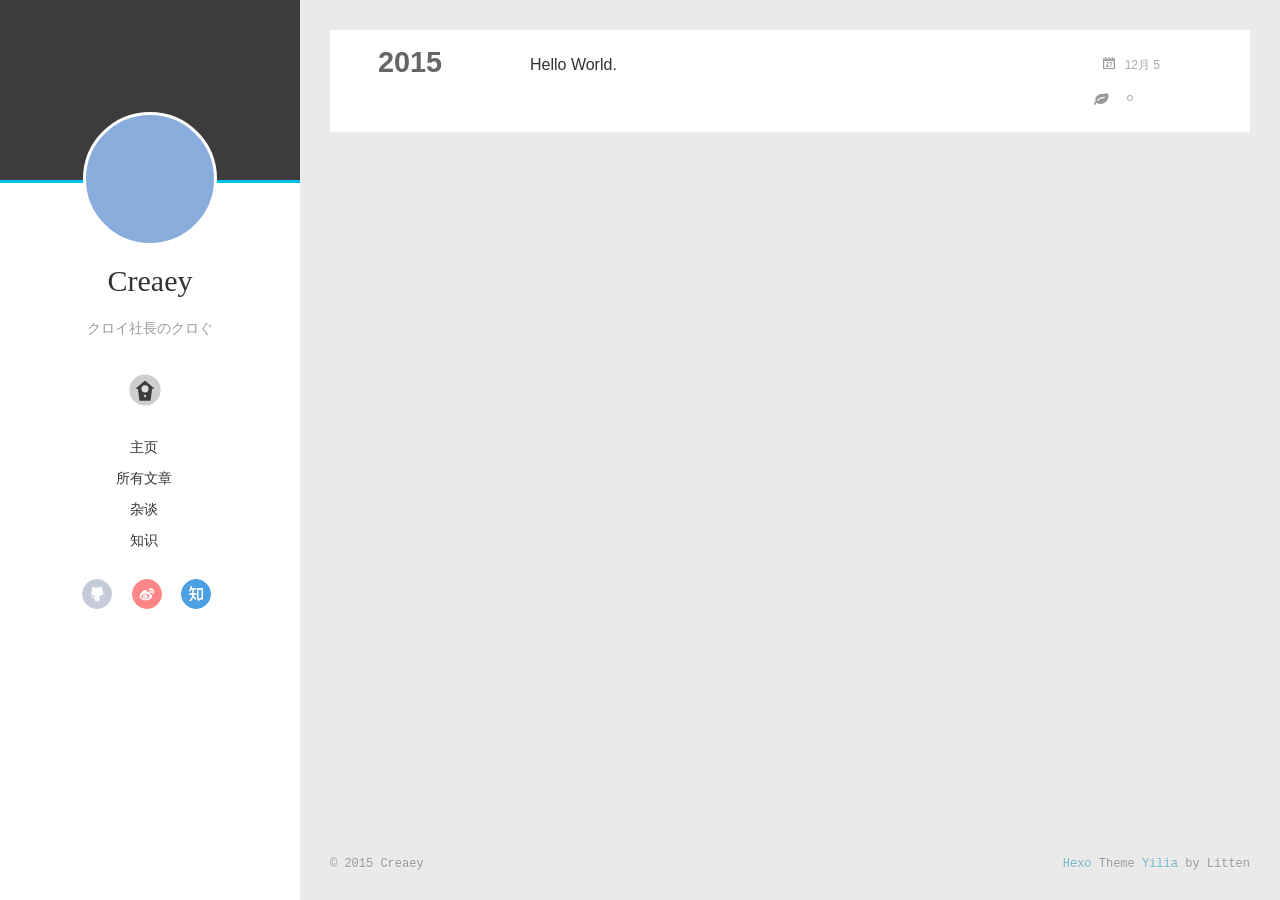
<file: tags/杂谈/index.html>
<!DOCTYPE html>
<html>
<head>
  <meta charset="utf-8">
  
  <title>Tag: 杂谈 | Creaey&#39;s Klog</title>
  <meta name="viewport" content="width=device-width, initial-scale=1, maximum-scale=1">
  <meta name="description" content="クロイ社長のクロぐ">
<meta property="og:type" content="website">
<meta property="og:title" content="Creaey's Klog">
<meta property="og:url" content="http://creaey.com/tags/杂谈/index.html">
<meta property="og:site_name" content="Creaey's Klog">
<meta property="og:description" content="クロイ社長のクロぐ">
<meta name="twitter:card" content="summary">
<meta name="twitter:title" content="Creaey's Klog">
<meta name="twitter:description" content="クロイ社長のクロぐ">
  
    <link rel="alternative" href="/atom.xml" title="Creaey&#39;s Klog" type="application/atom+xml">
  
  
    <link rel="icon" href="/favicon.png">
  
  <link rel="stylesheet" href="/css/style.css" type="text/css">
</head>
<body>
  <div id="container">
    <div class="left-col">
    <div class="overlay"></div>
<div class="intrude-less">
	<header id="header" class="inner">
		<a href="/" class="profilepic">
			
			<img lazy-src="http://7xox53.com1.z0.glb.clouddn.com/touxiang.jpg" class="js-avatar">
			
		</a>

		<hgroup>
		  <h1 class="header-author"><a href="/">Creaey</a></h1>
		</hgroup>

		
		<p class="header-subtitle">クロイ社長のクロぐ</p>
		

		
			<div class="switch-btn">
				<div class="icon">
					<div class="icon-ctn">
						<div class="icon-wrap icon-house" data-idx="0">
							<div class="birdhouse"></div>
							<div class="birdhouse_holes"></div>
						</div>
						<div class="icon-wrap icon-ribbon hide" data-idx="1">
							<div class="ribbon"></div>
						</div>
						
						<div class="icon-wrap icon-link hide" data-idx="2">
							<div class="loopback_l"></div>
							<div class="loopback_r"></div>
						</div>
						
						
						<div class="icon-wrap icon-me hide" data-idx="3">
							<div class="user"></div>
							<div class="shoulder"></div>
						</div>
						
					</div>
					
				</div>
				<div class="tips-box hide">
					<div class="tips-arrow"></div>
					<ul class="tips-inner">
						<li>菜单</li>
						<li>标签</li>
						
						<li>友情链接</li>
						
						
						<li>关于我</li>
						
					</ul>
				</div>
			</div>
		

		<div class="switch-area">
			<div class="switch-wrap">
				<section class="switch-part switch-part1">
					<nav class="header-menu">
						<ul>
						
							<li><a href="/">主页</a></li>
				        
							<li><a href="/archives">所有文章</a></li>
				        
							<li><a href="/tags/杂谈">杂谈</a></li>
				        
							<li><a href="/tags/知识">知识</a></li>
				        
						</ul>
					</nav>
					<nav class="header-nav">
						<div class="social">
							
								<a class="github" target="_blank" href="https://github.com/Creaey" title="github">github</a>
					        
								<a class="weibo" target="_blank" href="http://weibo.com/yu347" title="weibo">weibo</a>
					        
								<a class="zhihu" target="_blank" href="http://www.zhihu.com/people/zhang-xin-yu-4-86" title="zhihu">zhihu</a>
					        
						</div>
					</nav>
				</section>
				
				
				<section class="switch-part switch-part2">
					<div class="widget tagcloud" id="js-tagcloud">
						<a href="/tags/杂谈/" style="font-size: 10px;">杂谈</a>
					</div>
				</section>
				
				
				
				<section class="switch-part switch-part3">
					<div id="js-friends">
					
			          <a target="_blank" class="main-nav-link switch-friends-link" href="http://www.houzhangxu.com">侯塞雷的花狗山</a>
			        
			        </div>
				</section>
				

				
				
				<section class="switch-part switch-part4">
				
					<div id="js-aboutme">我忘了自己的一些事，如果我能想起来我会来补的。</div>
				</section>
				
			</div>
		</div>
	</header>				
</div>
    </div>
    <div class="mid-col">
      <nav id="mobile-nav">
  	<div class="overlay">
  		<div class="slider-trigger"></div>
  		<h1 class="header-author js-mobile-header hide">Creaey</h1>
  	</div>
	<div class="intrude-less">
		<header id="header" class="inner">
			<div class="profilepic">
				<img lazy-src="http://7xox53.com1.z0.glb.clouddn.com/touxiang.jpg" class="js-avatar">
			</div>
			<hgroup>
			  <h1 class="header-author">Creaey</h1>
			</hgroup>
			
			<p class="header-subtitle">クロイ社長のクロぐ</p>
			
			<nav class="header-menu">
				<ul>
				
					<li><a href="/">主页</a></li>
		        
					<li><a href="/archives">所有文章</a></li>
		        
					<li><a href="/tags/杂谈">杂谈</a></li>
		        
					<li><a href="/tags/知识">知识</a></li>
		        
		        <div class="clearfix"></div>
				</ul>
			</nav>
			<nav class="header-nav">
				<div class="social">
					
						<a class="github" target="_blank" href="https://github.com/Creaey" title="github">github</a>
			        
						<a class="weibo" target="_blank" href="http://weibo.com/yu347" title="weibo">weibo</a>
			        
						<a class="zhihu" target="_blank" href="http://www.zhihu.com/people/zhang-xin-yu-4-86" title="zhihu">zhihu</a>
			        
				</div>
			</nav>
		</header>				
	</div>
</nav>
      <div class="body-wrap">
  
  
    
    
      
      
      <section class="archives-wrap">
        <div class="archive-year-wrap">
          <a href="/archives/2015" class="archive-year">2015</a>
        </div>
        <div class="archives">
    
    <article class="archive-article archive-type-post">
  <div class="archive-article-inner">
    <header class="archive-article-header">
      	<div class="article-meta">
	      	<a href="/2015/12/05/Hello-World/" class="archive-article-date">
  	<time datetime="2015-12-05T15:01:09.000Z" itemprop="datePublished">12月 5</time>
</a>
        </div>
    	 
  
    <h1 itemprop="name">
      <a class="archive-article-title" href="/2015/12/05/Hello-World/">Hello World.</a>
    </h1>
  

        <div class="article-info info-on-right">
          
	<div class="article-tag tagcloud">
		<ul class="article-tag-list"><li class="article-tag-list-item"><a class="article-tag-list-link" href="/tags/杂谈/">杂谈</a></li></ul>
	</div>

          

        </div>
        <div class="clearfix"></div>
    </header>
  </div>
</article>
  
  
    </div></section>
  

    

</div>
      <footer id="footer">
  <div class="outer">
    <div id="footer-info">
    	<div class="footer-left">
    		&copy; 2015 Creaey
    	</div>
      	<div class="footer-right">
      		<a href="http://hexo.io/" target="_blank">Hexo</a>  Theme <a href="https://github.com/litten/hexo-theme-yilia" target="_blank">Yilia</a> by Litten
      	</div>
    </div>
  </div>
</footer>
    </div>
    
  <link rel="stylesheet" href="/fancybox/jquery.fancybox.css" type="text/css">


<script>
	var yiliaConfig = {
		fancybox: true,
		mathjax: true,
		animate: true,
		isHome: false,
		isPost: false,
		isArchive: false,
		isTag: true,
		isCategory: false,
		open_in_new: false
	}
</script>
<script src="http://7.url.cn/edu/jslib/comb/require-2.1.6,jquery-1.9.1.min.js" type="text/javascript"></script>
<script src="/js/main.js" type="text/javascript"></script>






<script type="text/x-mathjax-config">
MathJax.Hub.Config({
    tex2jax: {
        inlineMath: [ ['$','$'], ["\\(","\\)"]  ],
        processEscapes: true,
        skipTags: ['script', 'noscript', 'style', 'textarea', 'pre', 'code']
    }
});

MathJax.Hub.Queue(function() {
    var all = MathJax.Hub.getAllJax(), i;
    for(i=0; i < all.length; i += 1) {
        all[i].SourceElement().parentNode.className += ' has-jax';                 
    }       
});
</script>

<script type="text/javascript" src="http://cdn.mathjax.org/mathjax/latest/MathJax.js?config=TeX-AMS-MML_HTMLorMML">
</script>


  </div>
</body>
</html>
</file>
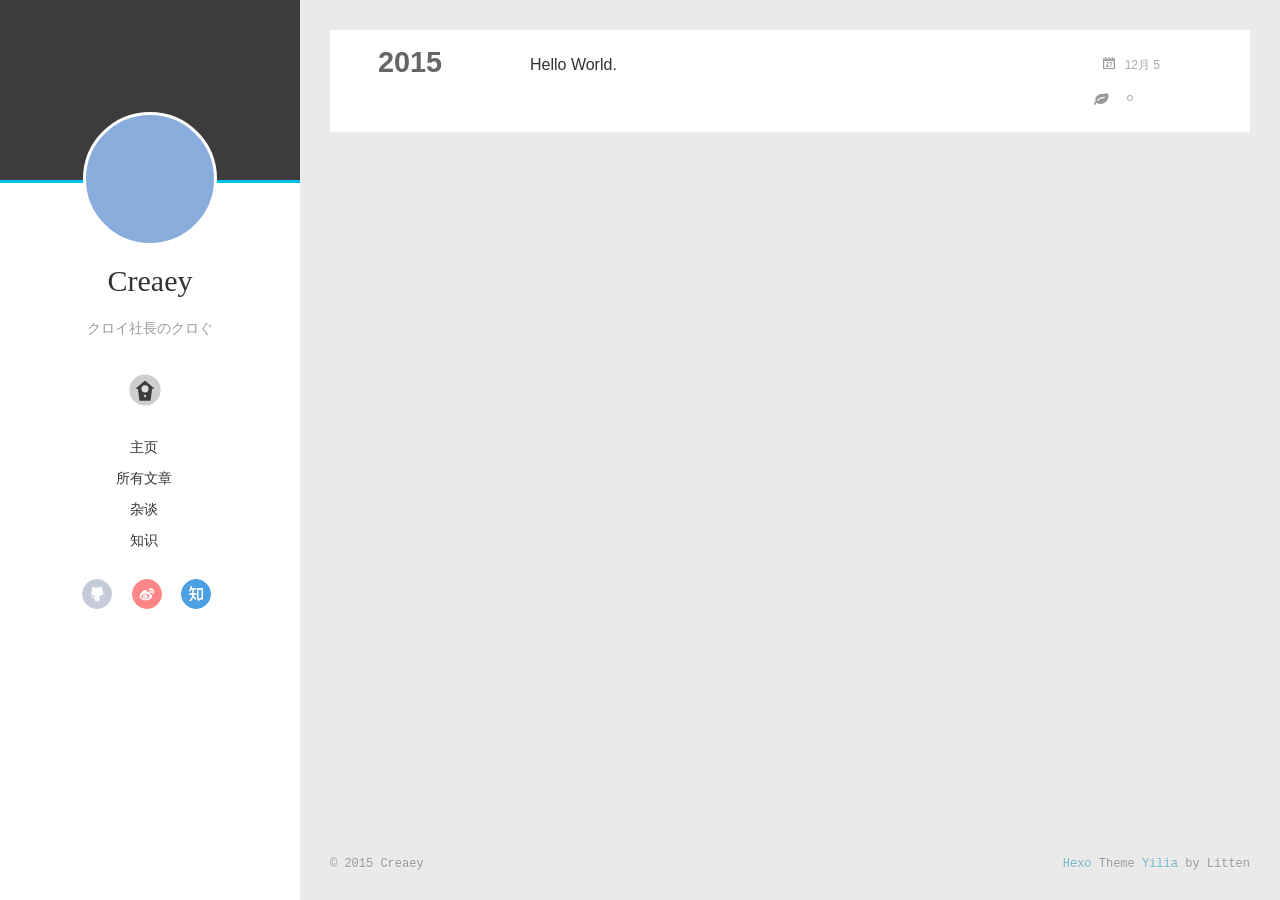
<file: archives/2015/12/index.html>
<!DOCTYPE html>
<html>
<head>
  <meta charset="utf-8">
  
  <title>Archives: 2015/12 | Creaey&#39;s Klog</title>
  <meta name="viewport" content="width=device-width, initial-scale=1, maximum-scale=1">
  <meta name="description" content="クロイ社長のクロぐ">
<meta property="og:type" content="website">
<meta property="og:title" content="Creaey's Klog">
<meta property="og:url" content="http://creaey.com/archives/2015/12/index.html">
<meta property="og:site_name" content="Creaey's Klog">
<meta property="og:description" content="クロイ社長のクロぐ">
<meta name="twitter:card" content="summary">
<meta name="twitter:title" content="Creaey's Klog">
<meta name="twitter:description" content="クロイ社長のクロぐ">
  
    <link rel="alternative" href="/atom.xml" title="Creaey&#39;s Klog" type="application/atom+xml">
  
  
    <link rel="icon" href="/favicon.png">
  
  <link rel="stylesheet" href="/css/style.css" type="text/css">
</head>
<body>
  <div id="container">
    <div class="left-col">
    <div class="overlay"></div>
<div class="intrude-less">
	<header id="header" class="inner">
		<a href="/" class="profilepic">
			
			<img lazy-src="http://7xox53.com1.z0.glb.clouddn.com/touxiang.jpg" class="js-avatar">
			
		</a>

		<hgroup>
		  <h1 class="header-author"><a href="/">Creaey</a></h1>
		</hgroup>

		
		<p class="header-subtitle">クロイ社長のクロぐ</p>
		

		
			<div class="switch-btn">
				<div class="icon">
					<div class="icon-ctn">
						<div class="icon-wrap icon-house" data-idx="0">
							<div class="birdhouse"></div>
							<div class="birdhouse_holes"></div>
						</div>
						<div class="icon-wrap icon-ribbon hide" data-idx="1">
							<div class="ribbon"></div>
						</div>
						
						<div class="icon-wrap icon-link hide" data-idx="2">
							<div class="loopback_l"></div>
							<div class="loopback_r"></div>
						</div>
						
						
						<div class="icon-wrap icon-me hide" data-idx="3">
							<div class="user"></div>
							<div class="shoulder"></div>
						</div>
						
					</div>
					
				</div>
				<div class="tips-box hide">
					<div class="tips-arrow"></div>
					<ul class="tips-inner">
						<li>菜单</li>
						<li>标签</li>
						
						<li>友情链接</li>
						
						
						<li>关于我</li>
						
					</ul>
				</div>
			</div>
		

		<div class="switch-area">
			<div class="switch-wrap">
				<section class="switch-part switch-part1">
					<nav class="header-menu">
						<ul>
						
							<li><a href="/">主页</a></li>
				        
							<li><a href="/archives">所有文章</a></li>
				        
							<li><a href="/tags/杂谈">杂谈</a></li>
				        
							<li><a href="/tags/知识">知识</a></li>
				        
						</ul>
					</nav>
					<nav class="header-nav">
						<div class="social">
							
								<a class="github" target="_blank" href="https://github.com/Creaey" title="github">github</a>
					        
								<a class="weibo" target="_blank" href="http://weibo.com/yu347" title="weibo">weibo</a>
					        
								<a class="zhihu" target="_blank" href="http://www.zhihu.com/people/zhang-xin-yu-4-86" title="zhihu">zhihu</a>
					        
						</div>
					</nav>
				</section>
				
				
				<section class="switch-part switch-part2">
					<div class="widget tagcloud" id="js-tagcloud">
						<a href="/tags/杂谈/" style="font-size: 10px;">杂谈</a>
					</div>
				</section>
				
				
				
				<section class="switch-part switch-part3">
					<div id="js-friends">
					
			          <a target="_blank" class="main-nav-link switch-friends-link" href="http://www.houzhangxu.com">侯塞雷的花狗山</a>
			        
			        </div>
				</section>
				

				
				
				<section class="switch-part switch-part4">
				
					<div id="js-aboutme">我忘了自己的一些事，如果我能想起来我会来补的。</div>
				</section>
				
			</div>
		</div>
	</header>				
</div>
    </div>
    <div class="mid-col">
      <nav id="mobile-nav">
  	<div class="overlay">
  		<div class="slider-trigger"></div>
  		<h1 class="header-author js-mobile-header hide">Creaey</h1>
  	</div>
	<div class="intrude-less">
		<header id="header" class="inner">
			<div class="profilepic">
				<img lazy-src="http://7xox53.com1.z0.glb.clouddn.com/touxiang.jpg" class="js-avatar">
			</div>
			<hgroup>
			  <h1 class="header-author">Creaey</h1>
			</hgroup>
			
			<p class="header-subtitle">クロイ社長のクロぐ</p>
			
			<nav class="header-menu">
				<ul>
				
					<li><a href="/">主页</a></li>
		        
					<li><a href="/archives">所有文章</a></li>
		        
					<li><a href="/tags/杂谈">杂谈</a></li>
		        
					<li><a href="/tags/知识">知识</a></li>
		        
		        <div class="clearfix"></div>
				</ul>
			</nav>
			<nav class="header-nav">
				<div class="social">
					
						<a class="github" target="_blank" href="https://github.com/Creaey" title="github">github</a>
			        
						<a class="weibo" target="_blank" href="http://weibo.com/yu347" title="weibo">weibo</a>
			        
						<a class="zhihu" target="_blank" href="http://www.zhihu.com/people/zhang-xin-yu-4-86" title="zhihu">zhihu</a>
			        
				</div>
			</nav>
		</header>				
	</div>
</nav>
      <div class="body-wrap">
  
  
    
    
      
      
      <section class="archives-wrap">
        <div class="archive-year-wrap">
          <a href="/archives/2015" class="archive-year">2015</a>
        </div>
        <div class="archives">
    
    <article class="archive-article archive-type-post">
  <div class="archive-article-inner">
    <header class="archive-article-header">
      	<div class="article-meta">
	      	<a href="/2015/12/05/Hello-World/" class="archive-article-date">
  	<time datetime="2015-12-05T15:01:09.000Z" itemprop="datePublished">12月 5</time>
</a>
        </div>
    	 
  
    <h1 itemprop="name">
      <a class="archive-article-title" href="/2015/12/05/Hello-World/">Hello World.</a>
    </h1>
  

        <div class="article-info info-on-right">
          
	<div class="article-tag tagcloud">
		<ul class="article-tag-list"><li class="article-tag-list-item"><a class="article-tag-list-link" href="/tags/杂谈/">杂谈</a></li></ul>
	</div>

          

        </div>
        <div class="clearfix"></div>
    </header>
  </div>
</article>
  
  
    </div></section>
  

    

</div>
      <footer id="footer">
  <div class="outer">
    <div id="footer-info">
    	<div class="footer-left">
    		&copy; 2015 Creaey
    	</div>
      	<div class="footer-right">
      		<a href="http://hexo.io/" target="_blank">Hexo</a>  Theme <a href="https://github.com/litten/hexo-theme-yilia" target="_blank">Yilia</a> by Litten
      	</div>
    </div>
  </div>
</footer>
    </div>
    
  <link rel="stylesheet" href="/fancybox/jquery.fancybox.css" type="text/css">


<script>
	var yiliaConfig = {
		fancybox: true,
		mathjax: true,
		animate: true,
		isHome: false,
		isPost: false,
		isArchive: true,
		isTag: false,
		isCategory: false,
		open_in_new: false
	}
</script>
<script src="http://7.url.cn/edu/jslib/comb/require-2.1.6,jquery-1.9.1.min.js" type="text/javascript"></script>
<script src="/js/main.js" type="text/javascript"></script>






<script type="text/x-mathjax-config">
MathJax.Hub.Config({
    tex2jax: {
        inlineMath: [ ['$','$'], ["\\(","\\)"]  ],
        processEscapes: true,
        skipTags: ['script', 'noscript', 'style', 'textarea', 'pre', 'code']
    }
});

MathJax.Hub.Queue(function() {
    var all = MathJax.Hub.getAllJax(), i;
    for(i=0; i < all.length; i += 1) {
        all[i].SourceElement().parentNode.className += ' has-jax';                 
    }       
});
</script>

<script type="text/javascript" src="http://cdn.mathjax.org/mathjax/latest/MathJax.js?config=TeX-AMS-MML_HTMLorMML">
</script>


  </div>
</body>
</html>
</file>
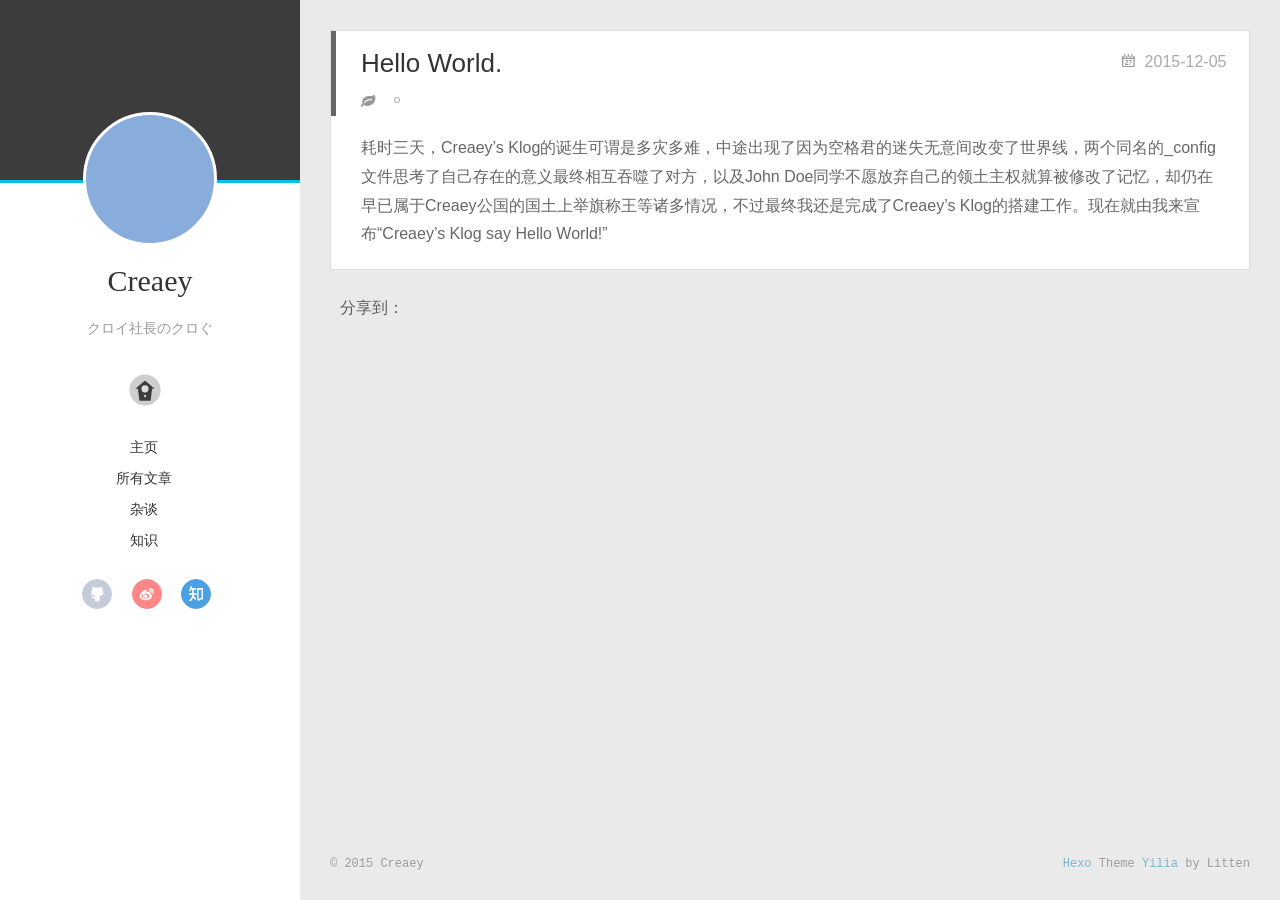
<file: 2015/12/05/Hello World/index.html>
<!DOCTYPE html>
<html>
<head>
  <meta charset="utf-8">
  
  <title>Hello World. | Creaey&#39;s Klog</title>
  <meta name="viewport" content="width=device-width, initial-scale=1, maximum-scale=1">
  <meta name="description" content="耗时三天，Creaey’s Klog的诞生可谓是多灾多难，中途出现了因为空格君的迷失无意间改变了世界线，两个同名的_config文件思考了自己存在的意义最终相互吞噬了对方，以及John Doe同学不愿放弃自己的领土主权就算被修改了记忆，却仍在早已属于Creaey公国的国土上举旗称王等诸多情况，不过最终我还是完成了Creaey’s Klog的搭建工作。现在就由我来宣布“Creaey’s Klog s">
<meta property="og:type" content="article">
<meta property="og:title" content="Hello World.">
<meta property="og:url" content="http://creaey.com/2015/12/05/Hello World/index.html">
<meta property="og:site_name" content="Creaey's Klog">
<meta property="og:description" content="耗时三天，Creaey’s Klog的诞生可谓是多灾多难，中途出现了因为空格君的迷失无意间改变了世界线，两个同名的_config文件思考了自己存在的意义最终相互吞噬了对方，以及John Doe同学不愿放弃自己的领土主权就算被修改了记忆，却仍在早已属于Creaey公国的国土上举旗称王等诸多情况，不过最终我还是完成了Creaey’s Klog的搭建工作。现在就由我来宣布“Creaey’s Klog s">
<meta property="og:updated_time" content="2015-12-05T15:08:24.000Z">
<meta name="twitter:card" content="summary">
<meta name="twitter:title" content="Hello World.">
<meta name="twitter:description" content="耗时三天，Creaey’s Klog的诞生可谓是多灾多难，中途出现了因为空格君的迷失无意间改变了世界线，两个同名的_config文件思考了自己存在的意义最终相互吞噬了对方，以及John Doe同学不愿放弃自己的领土主权就算被修改了记忆，却仍在早已属于Creaey公国的国土上举旗称王等诸多情况，不过最终我还是完成了Creaey’s Klog的搭建工作。现在就由我来宣布“Creaey’s Klog s">
  
    <link rel="alternative" href="/atom.xml" title="Creaey&#39;s Klog" type="application/atom+xml">
  
  
    <link rel="icon" href="/favicon.png">
  
  <link rel="stylesheet" href="/css/style.css" type="text/css">
</head>
<body>
  <div id="container">
    <div class="left-col">
    <div class="overlay"></div>
<div class="intrude-less">
	<header id="header" class="inner">
		<a href="/" class="profilepic">
			
			<img lazy-src="http://7xox53.com1.z0.glb.clouddn.com/touxiang.jpg" class="js-avatar">
			
		</a>

		<hgroup>
		  <h1 class="header-author"><a href="/">Creaey</a></h1>
		</hgroup>

		
		<p class="header-subtitle">クロイ社長のクロぐ</p>
		

		
			<div class="switch-btn">
				<div class="icon">
					<div class="icon-ctn">
						<div class="icon-wrap icon-house" data-idx="0">
							<div class="birdhouse"></div>
							<div class="birdhouse_holes"></div>
						</div>
						<div class="icon-wrap icon-ribbon hide" data-idx="1">
							<div class="ribbon"></div>
						</div>
						
						<div class="icon-wrap icon-link hide" data-idx="2">
							<div class="loopback_l"></div>
							<div class="loopback_r"></div>
						</div>
						
						
						<div class="icon-wrap icon-me hide" data-idx="3">
							<div class="user"></div>
							<div class="shoulder"></div>
						</div>
						
					</div>
					
				</div>
				<div class="tips-box hide">
					<div class="tips-arrow"></div>
					<ul class="tips-inner">
						<li>菜单</li>
						<li>标签</li>
						
						<li>友情链接</li>
						
						
						<li>关于我</li>
						
					</ul>
				</div>
			</div>
		

		<div class="switch-area">
			<div class="switch-wrap">
				<section class="switch-part switch-part1">
					<nav class="header-menu">
						<ul>
						
							<li><a href="/">主页</a></li>
				        
							<li><a href="/archives">所有文章</a></li>
				        
							<li><a href="/tags/杂谈">杂谈</a></li>
				        
							<li><a href="/tags/知识">知识</a></li>
				        
						</ul>
					</nav>
					<nav class="header-nav">
						<div class="social">
							
								<a class="github" target="_blank" href="https://github.com/Creaey" title="github">github</a>
					        
								<a class="weibo" target="_blank" href="http://weibo.com/yu347" title="weibo">weibo</a>
					        
								<a class="zhihu" target="_blank" href="http://www.zhihu.com/people/zhang-xin-yu-4-86" title="zhihu">zhihu</a>
					        
						</div>
					</nav>
				</section>
				
				
				<section class="switch-part switch-part2">
					<div class="widget tagcloud" id="js-tagcloud">
						<a href="/tags/杂谈/" style="font-size: 10px;">杂谈</a>
					</div>
				</section>
				
				
				
				<section class="switch-part switch-part3">
					<div id="js-friends">
					
			          <a target="_blank" class="main-nav-link switch-friends-link" href="http://www.houzhangxu.com">侯塞雷的花狗山</a>
			        
			        </div>
				</section>
				

				
				
				<section class="switch-part switch-part4">
				
					<div id="js-aboutme">我忘了自己的一些事，如果我能想起来我会来补的。</div>
				</section>
				
			</div>
		</div>
	</header>				
</div>
    </div>
    <div class="mid-col">
      <nav id="mobile-nav">
  	<div class="overlay">
  		<div class="slider-trigger"></div>
  		<h1 class="header-author js-mobile-header hide">Creaey</h1>
  	</div>
	<div class="intrude-less">
		<header id="header" class="inner">
			<div class="profilepic">
				<img lazy-src="http://7xox53.com1.z0.glb.clouddn.com/touxiang.jpg" class="js-avatar">
			</div>
			<hgroup>
			  <h1 class="header-author">Creaey</h1>
			</hgroup>
			
			<p class="header-subtitle">クロイ社長のクロぐ</p>
			
			<nav class="header-menu">
				<ul>
				
					<li><a href="/">主页</a></li>
		        
					<li><a href="/archives">所有文章</a></li>
		        
					<li><a href="/tags/杂谈">杂谈</a></li>
		        
					<li><a href="/tags/知识">知识</a></li>
		        
		        <div class="clearfix"></div>
				</ul>
			</nav>
			<nav class="header-nav">
				<div class="social">
					
						<a class="github" target="_blank" href="https://github.com/Creaey" title="github">github</a>
			        
						<a class="weibo" target="_blank" href="http://weibo.com/yu347" title="weibo">weibo</a>
			        
						<a class="zhihu" target="_blank" href="http://www.zhihu.com/people/zhang-xin-yu-4-86" title="zhihu">zhihu</a>
			        
				</div>
			</nav>
		</header>				
	</div>
</nav>
      <div class="body-wrap"><article id="post-Hello World" class="article article-type-post" itemscope itemprop="blogPost">
  
    <div class="article-meta">
      <a href="/2015/12/05/Hello World/" class="article-date">
  	<time datetime="2015-12-05T15:01:09.000Z" itemprop="datePublished">2015-12-05</time>
</a>
    </div>
  
  <div class="article-inner">
    
      <input type="hidden" class="isFancy" />
    
    
      <header class="article-header">
        
  
    <h1 class="article-title" itemprop="name">
      Hello World.
    </h1>
  

      </header>
      
      <div class="article-info article-info-post">
        
	<div class="article-tag tagcloud">
		<ul class="article-tag-list"><li class="article-tag-list-item"><a class="article-tag-list-link" href="/tags/杂谈/">杂谈</a></li></ul>
	</div>

        

        <div class="clearfix"></div>
      </div>
      
    
    <div class="article-entry" itemprop="articleBody">
      
        <p>耗时三天，Creaey’s Klog的诞生可谓是多灾多难，中途出现了因为空格君的迷失无意间改变了世界线，两个同名的_config文件思考了自己存在的意义最终相互吞噬了对方，以及John Doe同学不愿放弃自己的领土主权就算被修改了记忆，却仍在早已属于Creaey公国的国土上举旗称王等诸多情况，不过最终我还是完成了Creaey’s Klog的搭建工作。现在就由我来宣布“Creaey’s Klog say Hello World!”</p>

      
    </div>
    
  </div>
  
    
  
</article>


<div class="share">
	<!-- JiaThis Button BEGIN -->
	<div class="jiathis_style">
		<span class="jiathis_txt">分享到：</span>
		<a class="jiathis_button_tsina"></a>
		<a class="jiathis_button_cqq"></a>
		<a class="jiathis_button_douban"></a>
		<a class="jiathis_button_weixin"></a>
		<a class="jiathis_button_tumblr"></a>
		<a href="http://www.jiathis.com/share" class="jiathis jiathis_txt jtico jtico_jiathis" target="_blank"></a>
	</div>
	<script type="text/javascript" src="http://v3.jiathis.com/code/jia.js?uid=1405949716054953" charset="utf-8"></script>
	<!-- JiaThis Button END -->
</div>



<div class="duoshuo">
	<!-- 多说评论框 start -->
	<div class="ds-thread" data-thread-key="Hello World" data-title="Hello World." data-url="http://creaey.com/2015/12/05/Hello World/"></div>
	<!-- 多说评论框 end -->
	<!-- 多说公共JS代码 start (一个网页只需插入一次) -->
	<script type="text/javascript">
	var duoshuoQuery = {short_name:"creaey"};
	(function() {
		var ds = document.createElement('script');
		ds.type = 'text/javascript';ds.async = true;
		ds.src = (document.location.protocol == 'https:' ? 'https:' : 'http:') + '//static.duoshuo.com/embed.js';
		ds.charset = 'UTF-8';
		(document.getElementsByTagName('head')[0] 
		 || document.getElementsByTagName('body')[0]).appendChild(ds);
	})();
	</script>
	<!-- 多说公共JS代码 end -->
</div>




</div>
      <footer id="footer">
  <div class="outer">
    <div id="footer-info">
    	<div class="footer-left">
    		&copy; 2015 Creaey
    	</div>
      	<div class="footer-right">
      		<a href="http://hexo.io/" target="_blank">Hexo</a>  Theme <a href="https://github.com/litten/hexo-theme-yilia" target="_blank">Yilia</a> by Litten
      	</div>
    </div>
  </div>
</footer>
    </div>
    
  <link rel="stylesheet" href="/fancybox/jquery.fancybox.css" type="text/css">


<script>
	var yiliaConfig = {
		fancybox: true,
		mathjax: true,
		animate: true,
		isHome: false,
		isPost: true,
		isArchive: false,
		isTag: false,
		isCategory: false,
		open_in_new: false
	}
</script>
<script src="http://7.url.cn/edu/jslib/comb/require-2.1.6,jquery-1.9.1.min.js" type="text/javascript"></script>
<script src="/js/main.js" type="text/javascript"></script>






<script type="text/x-mathjax-config">
MathJax.Hub.Config({
    tex2jax: {
        inlineMath: [ ['$','$'], ["\\(","\\)"]  ],
        processEscapes: true,
        skipTags: ['script', 'noscript', 'style', 'textarea', 'pre', 'code']
    }
});

MathJax.Hub.Queue(function() {
    var all = MathJax.Hub.getAllJax(), i;
    for(i=0; i < all.length; i += 1) {
        all[i].SourceElement().parentNode.className += ' has-jax';                 
    }       
});
</script>

<script type="text/javascript" src="http://cdn.mathjax.org/mathjax/latest/MathJax.js?config=TeX-AMS-MML_HTMLorMML">
</script>


  </div>
</body>
</html>
</file>
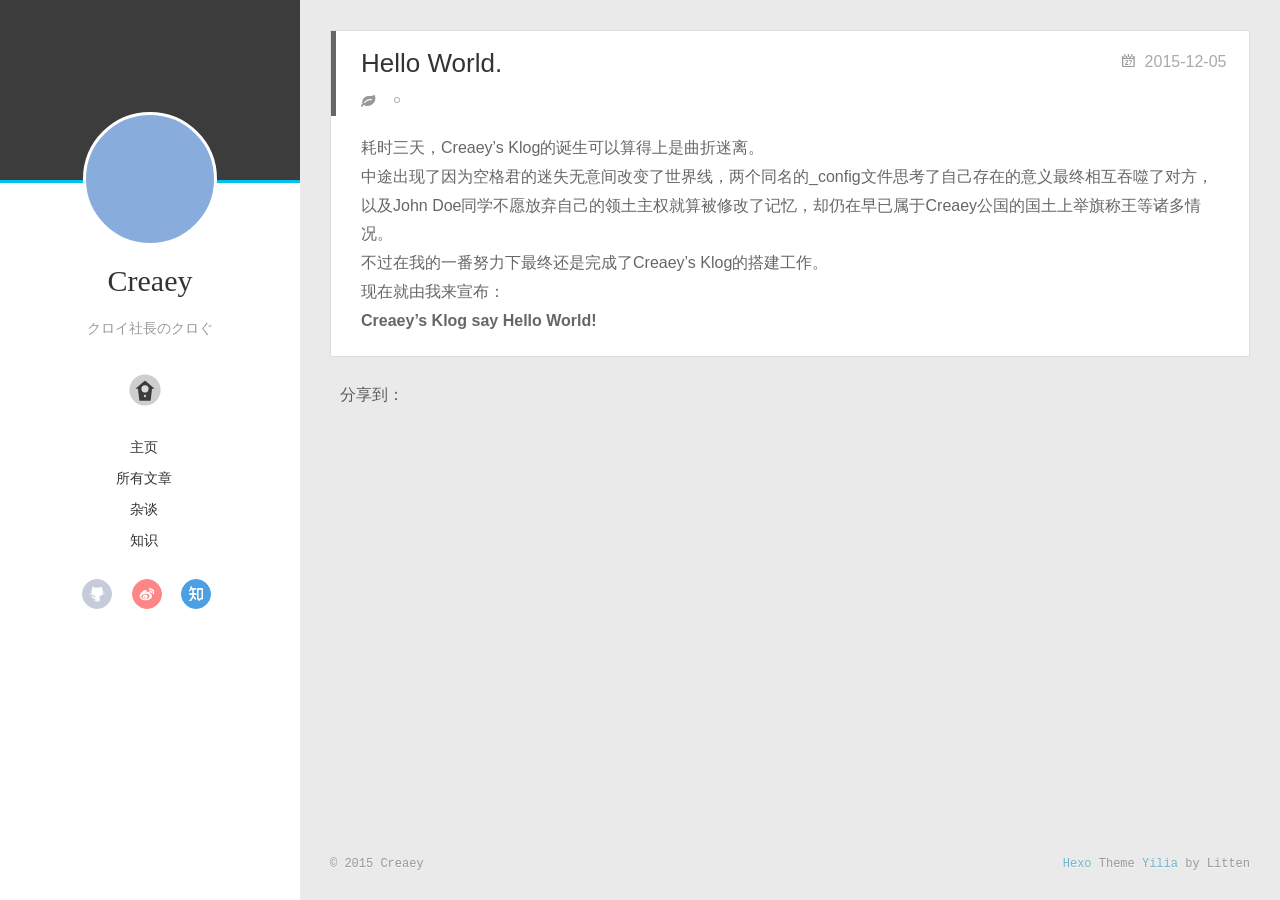
<file: 2015/12/05/Hello-World/index.html>
<!DOCTYPE html>
<html>
<head>
  <meta charset="utf-8">
  
  <title>Hello World. | Creaey&#39;s Klog</title>
  <meta name="viewport" content="width=device-width, initial-scale=1, maximum-scale=1">
  <meta name="description" content="耗时三天，Creaey’s Klog的诞生可以算得上是曲折迷离。中途出现了因为空格君的迷失无意间改变了世界线，两个同名的_config文件思考了自己存在的意义最终相互吞噬了对方，">
<meta property="og:type" content="article">
<meta property="og:title" content="Hello World.">
<meta property="og:url" content="http://creaey.com/2015/12/05/Hello-World/index.html">
<meta property="og:site_name" content="Creaey's Klog">
<meta property="og:description" content="耗时三天，Creaey’s Klog的诞生可以算得上是曲折迷离。中途出现了因为空格君的迷失无意间改变了世界线，两个同名的_config文件思考了自己存在的意义最终相互吞噬了对方，">
<meta property="og:updated_time" content="2015-12-06T13:07:14.000Z">
<meta name="twitter:card" content="summary">
<meta name="twitter:title" content="Hello World.">
<meta name="twitter:description" content="耗时三天，Creaey’s Klog的诞生可以算得上是曲折迷离。中途出现了因为空格君的迷失无意间改变了世界线，两个同名的_config文件思考了自己存在的意义最终相互吞噬了对方，">
  
    <link rel="alternative" href="/atom.xml" title="Creaey&#39;s Klog" type="application/atom+xml">
  
  
    <link rel="icon" href="/favicon.png">
  
  <link rel="stylesheet" href="/css/style.css" type="text/css">
</head>
<body>
  <div id="container">
    <div class="left-col">
    <div class="overlay"></div>
<div class="intrude-less">
	<header id="header" class="inner">
		<a href="/" class="profilepic">
			
			<img lazy-src="http://7xox53.com1.z0.glb.clouddn.com/touxiang.jpg" class="js-avatar">
			
		</a>

		<hgroup>
		  <h1 class="header-author"><a href="/">Creaey</a></h1>
		</hgroup>

		
		<p class="header-subtitle">クロイ社長のクロぐ</p>
		

		
			<div class="switch-btn">
				<div class="icon">
					<div class="icon-ctn">
						<div class="icon-wrap icon-house" data-idx="0">
							<div class="birdhouse"></div>
							<div class="birdhouse_holes"></div>
						</div>
						<div class="icon-wrap icon-ribbon hide" data-idx="1">
							<div class="ribbon"></div>
						</div>
						
						<div class="icon-wrap icon-link hide" data-idx="2">
							<div class="loopback_l"></div>
							<div class="loopback_r"></div>
						</div>
						
						
						<div class="icon-wrap icon-me hide" data-idx="3">
							<div class="user"></div>
							<div class="shoulder"></div>
						</div>
						
					</div>
					
				</div>
				<div class="tips-box hide">
					<div class="tips-arrow"></div>
					<ul class="tips-inner">
						<li>菜单</li>
						<li>标签</li>
						
						<li>友情链接</li>
						
						
						<li>关于我</li>
						
					</ul>
				</div>
			</div>
		

		<div class="switch-area">
			<div class="switch-wrap">
				<section class="switch-part switch-part1">
					<nav class="header-menu">
						<ul>
						
							<li><a href="/">主页</a></li>
				        
							<li><a href="/archives">所有文章</a></li>
				        
							<li><a href="/tags/杂谈">杂谈</a></li>
				        
							<li><a href="/tags/知识">知识</a></li>
				        
						</ul>
					</nav>
					<nav class="header-nav">
						<div class="social">
							
								<a class="github" target="_blank" href="https://github.com/Creaey" title="github">github</a>
					        
								<a class="weibo" target="_blank" href="http://weibo.com/yu347" title="weibo">weibo</a>
					        
								<a class="zhihu" target="_blank" href="http://www.zhihu.com/people/zhang-xin-yu-4-86" title="zhihu">zhihu</a>
					        
						</div>
					</nav>
				</section>
				
				
				<section class="switch-part switch-part2">
					<div class="widget tagcloud" id="js-tagcloud">
						<a href="/tags/杂谈/" style="font-size: 10px;">杂谈</a>
					</div>
				</section>
				
				
				
				<section class="switch-part switch-part3">
					<div id="js-friends">
					
			          <a target="_blank" class="main-nav-link switch-friends-link" href="http://www.houzhangxu.com">侯塞雷的花狗山</a>
			        
			        </div>
				</section>
				

				
				
				<section class="switch-part switch-part4">
				
					<div id="js-aboutme">我忘了自己的一些事，如果我能想起来我会来补的。</div>
				</section>
				
			</div>
		</div>
	</header>				
</div>
    </div>
    <div class="mid-col">
      <nav id="mobile-nav">
  	<div class="overlay">
  		<div class="slider-trigger"></div>
  		<h1 class="header-author js-mobile-header hide">Creaey</h1>
  	</div>
	<div class="intrude-less">
		<header id="header" class="inner">
			<div class="profilepic">
				<img lazy-src="http://7xox53.com1.z0.glb.clouddn.com/touxiang.jpg" class="js-avatar">
			</div>
			<hgroup>
			  <h1 class="header-author">Creaey</h1>
			</hgroup>
			
			<p class="header-subtitle">クロイ社長のクロぐ</p>
			
			<nav class="header-menu">
				<ul>
				
					<li><a href="/">主页</a></li>
		        
					<li><a href="/archives">所有文章</a></li>
		        
					<li><a href="/tags/杂谈">杂谈</a></li>
		        
					<li><a href="/tags/知识">知识</a></li>
		        
		        <div class="clearfix"></div>
				</ul>
			</nav>
			<nav class="header-nav">
				<div class="social">
					
						<a class="github" target="_blank" href="https://github.com/Creaey" title="github">github</a>
			        
						<a class="weibo" target="_blank" href="http://weibo.com/yu347" title="weibo">weibo</a>
			        
						<a class="zhihu" target="_blank" href="http://www.zhihu.com/people/zhang-xin-yu-4-86" title="zhihu">zhihu</a>
			        
				</div>
			</nav>
		</header>				
	</div>
</nav>
      <div class="body-wrap"><article id="post-Hello-World" class="article article-type-post" itemscope itemprop="blogPost">
  
    <div class="article-meta">
      <a href="/2015/12/05/Hello-World/" class="article-date">
  	<time datetime="2015-12-05T15:01:09.000Z" itemprop="datePublished">2015-12-05</time>
</a>
    </div>
  
  <div class="article-inner">
    
      <input type="hidden" class="isFancy" />
    
    
      <header class="article-header">
        
  
    <h1 class="article-title" itemprop="name">
      Hello World.
    </h1>
  

      </header>
      
      <div class="article-info article-info-post">
        
	<div class="article-tag tagcloud">
		<ul class="article-tag-list"><li class="article-tag-list-item"><a class="article-tag-list-link" href="/tags/杂谈/">杂谈</a></li></ul>
	</div>

        

        <div class="clearfix"></div>
      </div>
      
    
    <div class="article-entry" itemprop="articleBody">
      
        <p>耗时三天，Creaey’s Klog的诞生可以算得上是曲折迷离。<br>中途出现了因为空格君的迷失无意间改变了世界线，两个同名的_config文件思考了自己存在的意义最终相互吞噬了对方，<a id="more"></a>以及John Doe同学不愿放弃自己的领土主权就算被修改了记忆，却仍在早已属于Creaey公国的国土上举旗称王等诸多情况。<br>不过在我的一番努力下最终还是完成了Creaey’s Klog的搭建工作。<br>现在就由我来宣布：<br><strong>Creaey’s Klog say Hello World!</strong></p>

      
    </div>
    
  </div>
  
    
  
</article>


<div class="share">
	<!-- JiaThis Button BEGIN -->
	<div class="jiathis_style">
		<span class="jiathis_txt">分享到：</span>
		<a class="jiathis_button_tsina"></a>
		<a class="jiathis_button_cqq"></a>
		<a class="jiathis_button_douban"></a>
		<a class="jiathis_button_weixin"></a>
		<a class="jiathis_button_tumblr"></a>
		<a href="http://www.jiathis.com/share" class="jiathis jiathis_txt jtico jtico_jiathis" target="_blank"></a>
	</div>
	<script type="text/javascript" src="http://v3.jiathis.com/code/jia.js?uid=1405949716054953" charset="utf-8"></script>
	<!-- JiaThis Button END -->
</div>



<div class="duoshuo">
	<!-- 多说评论框 start -->
	<div class="ds-thread" data-thread-key="Hello-World" data-title="Hello World." data-url="http://creaey.com/2015/12/05/Hello-World/"></div>
	<!-- 多说评论框 end -->
	<!-- 多说公共JS代码 start (一个网页只需插入一次) -->
	<script type="text/javascript">
	var duoshuoQuery = {short_name:"creaey"};
	(function() {
		var ds = document.createElement('script');
		ds.type = 'text/javascript';ds.async = true;
		ds.src = (document.location.protocol == 'https:' ? 'https:' : 'http:') + '//static.duoshuo.com/embed.js';
		ds.charset = 'UTF-8';
		(document.getElementsByTagName('head')[0] 
		 || document.getElementsByTagName('body')[0]).appendChild(ds);
	})();
	</script>
	<!-- 多说公共JS代码 end -->
</div>




</div>
      <footer id="footer">
  <div class="outer">
    <div id="footer-info">
    	<div class="footer-left">
    		&copy; 2015 Creaey
    	</div>
      	<div class="footer-right">
      		<a href="http://hexo.io/" target="_blank">Hexo</a>  Theme <a href="https://github.com/litten/hexo-theme-yilia" target="_blank">Yilia</a> by Litten
      	</div>
    </div>
  </div>
</footer>
    </div>
    
  <link rel="stylesheet" href="/fancybox/jquery.fancybox.css" type="text/css">


<script>
	var yiliaConfig = {
		fancybox: true,
		mathjax: true,
		animate: true,
		isHome: false,
		isPost: true,
		isArchive: false,
		isTag: false,
		isCategory: false,
		open_in_new: false
	}
</script>
<script src="http://7.url.cn/edu/jslib/comb/require-2.1.6,jquery-1.9.1.min.js" type="text/javascript"></script>
<script src="/js/main.js" type="text/javascript"></script>






<script type="text/x-mathjax-config">
MathJax.Hub.Config({
    tex2jax: {
        inlineMath: [ ['$','$'], ["\\(","\\)"]  ],
        processEscapes: true,
        skipTags: ['script', 'noscript', 'style', 'textarea', 'pre', 'code']
    }
});

MathJax.Hub.Queue(function() {
    var all = MathJax.Hub.getAllJax(), i;
    for(i=0; i < all.length; i += 1) {
        all[i].SourceElement().parentNode.className += ' has-jax';                 
    }       
});
</script>

<script type="text/javascript" src="http://cdn.mathjax.org/mathjax/latest/MathJax.js?config=TeX-AMS-MML_HTMLorMML">
</script>


  </div>
</body>
</html>
</file>
<file: pocket-piano/styles.css>
@import url('https://fonts.googleapis.com/css2?family=DM+Sans:wght@400;500;600;700&family=Noto+Sans+SC:wght@400;500;600;700&display=swap');
:root{--paper:#f6f2e9;--white:#fffefa;--ink:#263a37;--muted:#78837d;--line:#dfdfd3;--green:#2d6655;--green-dark:#214d40;--mint:#e7f1e9;--orange:#e5a34c;--peach:#fff0d9;--shadow:0 18px 48px rgba(33,57,46,.065)}
*{box-sizing:border-box}[hidden]{display:none!important}html{font-family:'DM Sans','Noto Sans SC',sans-serif;background:var(--paper);color:var(--ink)}body{margin:0}button{font:inherit;cursor:pointer}button:focus-visible,input:focus-visible{outline:3px solid #e4a54f;outline-offset:3px}.app-shell{max-width:1380px;margin:auto;padding:0 46px}.topbar{height:94px;display:flex;align-items:center;gap:15px;border-bottom:1px solid #e6e3d9}.brand-mark{height:37px;width:37px;background:var(--green);border-radius:12px;display:flex;align-items:center;justify-content:center;gap:2px;transform:rotate(-9deg)}.brand-mark span{display:block;width:4px;height:13px;border-radius:3px;background:#fdf7e9}.brand-mark span:nth-child(2){height:21px}.brand-mark span:nth-child(3){height:17px}.brand-mark span:nth-child(4){height:24px}.brand-name{font-weight:700;font-size:20px;letter-spacing:.01em}.brand-name span{font-weight:500;color:var(--green)}.top-note{margin-left:auto;color:var(--muted);font-size:13px}.hero{min-height:268px;display:flex;justify-content:space-between;align-items:center;position:relative;overflow:hidden}.eyebrow,.section-kicker{font-size:11px;letter-spacing:.21em;font-weight:700;color:var(--green)}.hero h1{font-size:clamp(37px,4.7vw,62px);letter-spacing:-.055em;line-height:1.15;margin:18px 0 14px;font-weight:700}.hero h1 em{font-style:normal;color:var(--green)}.hero p{color:var(--muted);font-size:15px;margin:0}.hero-decoration{position:absolute;right:8%;bottom:-48px;width:342px;height:280px;transform:rotate(-22deg);opacity:.9}.hero-decoration i{display:block;position:absolute;bottom:0;width:42px;border-radius:23px 23px 0 0;background:#d9e8dd;border:1px solid #cadfd0}.hero-decoration i:nth-child(1){left:0;height:154px}.hero-decoration i:nth-child(2){left:58px;height:224px;background:#b9d6c6}.hero-decoration i:nth-child(3){left:116px;height:180px}.hero-decoration i:nth-child(4){left:174px;height:274px;background:#a8cab7}.hero-decoration i:nth-child(5){left:232px;height:205px}.mode-nav{display:flex;gap:10px;margin:4px 0 25px}.mode-tab{flex:1;min-height:58px;border:1px solid var(--line);border-radius:15px;background:#fdfbf6;color:#5f6b65;text-align:left;padding:0 22px;font-weight:700;transition:all .2s}.mode-tab span{font-size:11px;font-weight:700;margin-right:12px;opacity:.55}.mode-tab:hover{transform:translateY(-2px);border-color:#a8beaf}.mode-tab.active{background:var(--green);border-color:var(--green);color:white;box-shadow:0 8px 18px rgba(45,102,85,.16)}.workspace{display:grid;grid-template-columns:minmax(0,1.65fr) minmax(300px,1fr);gap:23px;align-items:start}.practice-card,.keyboard-card,.tip-card{background:var(--white);border:1px solid #e5e5d9;border-radius:21px;box-shadow:var(--shadow)}.practice-card{min-height:510px;padding:33px 36px 36px}.card-header{display:flex;justify-content:space-between;gap:20px;align-items:start}.card-header h2{font-size:27px;letter-spacing:-.04em;margin:8px 0 5px}.card-header p{color:var(--muted);font-size:14px;margin:0}.outline-button,.ghost-button{border:1px solid #ccd8ce;background:white;color:var(--green);border-radius:10px;padding:10px 15px;font-size:13px;font-weight:700;white-space:nowrap}.outline-button:hover,.ghost-button:hover{background:var(--mint)}.note-grid{display:grid;grid-template-columns:repeat(4,1fr);gap:14px;margin-top:35px}.note-tile{height:135px;background:#f8f9f2;border:1px solid #e5eade;border-radius:15px;display:flex;flex-direction:column;justify-content:center;align-items:center;position:relative;transition:transform .2s,background .2s}.note-tile:hover{transform:translateY(-3px);background:#eef4e8}.tile-index{position:absolute;top:13px;left:15px;color:#9daa9d;font-size:11px;font-weight:700}.big-note{font-size:47px;line-height:1;font-weight:600;letter-spacing:-.06em}.tile-caption{color:#9aaa9b;font-size:10px;margin-top:10px;letter-spacing:.13em}.group-grid{display:grid;grid-template-columns:repeat(4,1fr);gap:14px;margin-top:24px}.group-tile{min-height:146px;background:#f8f9f2;border:1px solid #e5eade;border-radius:15px;display:flex;flex-direction:column;justify-content:center;align-items:center;gap:2px;position:relative}.group-tile .tile-index{top:10px}.group-note{font-size:29px;line-height:1.06;font-weight:600}.group-size-row{display:flex;align-items:center;gap:12px;margin-top:26px;font-size:13px;color:var(--muted)}.segmented{display:inline-flex;background:#f0f2e9;padding:4px;border-radius:10px}.segmented button{border:0;background:transparent;color:#6d7a70;padding:7px 14px;border-radius:7px;font-weight:700;font-size:12px}.segmented button.selected{background:white;color:var(--green);box-shadow:0 2px 6px #0001}.sidebar{display:flex;flex-direction:column;gap:20px}.keyboard-card{padding:27px 27px 22px}.aside-title{display:flex;gap:13px;align-items:center}.small-icon{width:39px;height:39px;background:var(--mint);border-radius:11px;display:grid;place-items:center;color:var(--green);font-size:20px}.aside-title h2{font-size:16px;margin:0}.aside-title p{font-size:12px;color:var(--muted);margin:3px 0 0}.keyboard{display:flex;flex-direction:column;gap:9px;margin-top:26px}.key-row{display:grid;gap:5px}.key-row.row-1{grid-template-columns:repeat(8,minmax(0,1fr))}.key-row.row-2{grid-template-columns:repeat(9,minmax(0,1fr))}.key-row.row-3{grid-template-columns:repeat(8,minmax(0,1fr))}.piano-key{aspect-ratio:.75;border:1px solid #dbe4d8;border-bottom:3px solid #ccdacd;background:#f2f8ef;color:#365a4d;border-radius:7px;display:grid;place-items:center;padding:0;font-size:clamp(11px,1.1vw,17px);font-weight:700;transition:transform .08s,background .12s}.piano-key.sharp{background:#314e45;border-color:#314e45;border-bottom-color:#203a32;color:#fffaf0}.piano-key:hover,.piano-key.active{transform:translateY(2px);background:#e9b161;border-color:#d99b49;color:#2f332a}.piano-key.expected{box-shadow:0 0 0 3px #e4a34c}.keyboard-legend{display:flex;gap:18px;margin-top:17px;color:#829087;font-size:11px}.keyboard-legend span{display:flex;align-items:center;gap:6px}.keyboard-legend i{display:inline-block;width:10px;height:10px;border-radius:3px}.legend-natural{background:#d9ead9}.legend-sharp{background:#314e45}.tip-card{padding:22px 25px;background:#eaf1e7;border-color:#e5ebde;box-shadow:none}.tip-heading{font-weight:700;font-size:13px;color:var(--green)}.tip-heading span{float:right;color:#a5bb9e}.tip-card p{font-size:12px;line-height:1.8;color:#6e8171;margin:12px 0 0}footer{text-align:center;color:#abb4a8;font-size:11px;letter-spacing:.12em;padding:38px 0}.range-heading{display:flex;justify-content:space-between;align-items:center;margin-top:26px;font-size:13px;font-weight:700}.range-heading small{color:var(--muted);font-weight:500}.range-select{display:grid;grid-template-columns:repeat(8,minmax(0,1fr));gap:7px;margin-top:12px}.range-choice{position:relative;display:grid;place-items:center;height:38px;border:1px solid #dfe7db;background:#f9fbf7;border-radius:8px;font-size:16px;font-weight:700;cursor:pointer}.range-choice input{position:absolute;inset:0;opacity:0;cursor:pointer}.range-choice:has(input:checked){background:var(--mint);border-color:#8aaf96;color:var(--green)}.range-choice:has(input:focus-visible){outline:3px solid var(--orange);outline-offset:2px}.range-actions{display:flex;gap:10px;margin-top:10px}.text-button{border:0;background:none;padding:2px;color:var(--green);font-size:12px;font-weight:700}.practice-actions{display:flex;gap:10px;align-items:center;flex-wrap:wrap;margin-top:26px}.primary-button{border:0;border-radius:11px;background:var(--green);color:white;font-weight:700;padding:12px 23px;min-height:44px}.primary-button:hover{background:var(--green-dark)}.primary-button:disabled{background:#a8b8af;cursor:not-allowed}.status-line{font-size:12px;color:var(--muted);min-height:18px;margin-top:14px}.quiz-stage{margin-top:26px;border:1px solid #e7eadd;background:#f8f9f3;border-radius:18px;padding:20px;min-height:240px}.quiz-progress{display:flex;justify-content:space-between;align-items:center;font-size:12px;color:#7b8a7c}.progress-track{height:6px;background:#e5eadd;border-radius:9px;margin-top:10px;overflow:hidden}.progress-fill{height:100%;background:var(--green);transition:width .3s}.question-note{font-size:clamp(72px,10vw,116px);font-weight:600;line-height:1.2;text-align:center;padding:13px 0 2px}.question-prompt{text-align:center;color:var(--muted);font-size:13px}.success-state{text-align:center;padding:35px 0 22px}.success-state strong{display:block;font-size:25px;color:var(--green)}.success-state p{font-size:13px;color:var(--muted);margin:8px 0 0}.calibrate-state{text-align:center;margin-top:25px;background:#f8f9f3;border:1px solid #e6eade;border-radius:17px;padding:23px}.calibrate-note{font-size:57px;color:var(--green);line-height:1}.calibrate-state h3{margin:8px 0;font-size:18px}.calibrate-state p{color:var(--muted);font-size:12px;line-height:1.7;margin:0}.meter{height:7px;background:#e5eadd;border-radius:10px;overflow:hidden;margin:17px auto 6px;max-width:290px}.meter-fill{height:100%;background:var(--orange);width:0;transition:width .1s}.calibrate-readout{font-size:12px;min-height:18px;color:var(--green)}.ear-options{display:flex;align-items:center;gap:14px;margin-top:26px;color:var(--muted);font-size:13px}.number-stepper{display:flex;align-items:center;background:#f1f5ed;border:1px solid #dfe8da;border-radius:10px;overflow:hidden}.number-stepper button{border:0;background:none;color:var(--green);font-size:19px;width:33px;height:33px}.number-stepper strong{width:30px;text-align:center;color:var(--ink)}.sequence-dots{display:flex;justify-content:center;flex-wrap:wrap;gap:10px;margin:26px 0 16px}.sequence-dot{width:48px;height:56px;display:grid;place-items:center;border-radius:11px;background:#e7ebe1;color:#9aa69a;font-size:23px;font-weight:700}.sequence-dot.done{background:#d9ecdc;color:var(--green)}.sequence-dot.current{outline:3px solid #e6b56d;background:#fff6e6}.sequence-dot.playing{background:#ffdeb1;color:#6a4c25}.mic-pill{display:inline-flex;align-items:center;gap:6px;color:var(--green);background:var(--mint);padding:6px 9px;border-radius:30px;font-size:11px;font-weight:700}.mic-pill::before{content:'';width:6px;height:6px;border-radius:50%;background:#60a782;animation:pulse 1.5s infinite}@keyframes pulse{50%{opacity:.25}}.toast{position:fixed;bottom:25px;left:50%;transform:translate(-50%,15px);padding:12px 18px;background:#273f35;color:white;border-radius:12px;font-size:13px;box-shadow:0 12px 30px #0002;opacity:0;pointer-events:none;transition:.2s;z-index:20}.toast.show{opacity:1;transform:translate(-50%,0)}
@media(max-width:950px){.app-shell{padding:0 24px}.workspace{grid-template-columns:1fr}.sidebar{display:grid;grid-template-columns:1fr 1fr}.hero-decoration{right:0;opacity:.45}}
@media(max-width:680px){.app-shell{padding:0 16px}.topbar{height:72px}.brand-name{font-size:17px}.top-note{font-size:10px}.hero{min-height:205px}.hero h1{font-size:36px}.hero p{font-size:12px;max-width:260px;line-height:1.6}.hero-decoration{right:-150px;opacity:.32}.mode-nav{display:grid;grid-template-columns:repeat(2,1fr);gap:7px}.mode-tab{min-height:49px;padding:0 13px;font-size:12px;border-radius:11px}.mode-tab span{margin-right:5px}.workspace{gap:15px}.practice-card{padding:23px 18px;min-height:0}.card-header h2{font-size:23px}.card-header p{font-size:12px}.outline-button{padding:9px;font-size:11px}.note-grid,.group-grid{gap:8px}.note-tile{height:102px}.big-note{font-size:36px}.group-tile{min-height:130px}.group-note{font-size:25px}.sidebar{grid-template-columns:1fr}.keyboard-card{padding:21px}.piano-key{font-size:12px}.range-select{grid-template-columns:repeat(6,minmax(0,1fr))}footer{font-size:9px}}
.notation-row{display:flex;align-items:center;justify-content:flex-end;gap:12px;margin:0 0 13px;color:var(--muted);font-size:12px;font-weight:700}.notation-row small{font-size:11px;font-weight:500}.notation-switch{display:inline-flex;border:1px solid #dbe4d7;background:#edf2e9;padding:3px;border-radius:10px;gap:2px}.notation-switch button{border:0;background:transparent;color:#6c7b70;border-radius:7px;padding:7px 12px;font-size:12px;font-weight:700}.notation-switch button[aria-pressed="true"]{background:white;color:var(--green);box-shadow:0 2px 6px #0001}
@media(max-width:680px){.notation-row{justify-content:flex-start;flex-wrap:wrap}.notation-row small{width:100%;margin-top:-4px}.notation-switch button{padding:6px 9px;font-size:11px}.piano-key{font-size:10px}.big-note{font-size:33px}.group-note{font-size:21px}.range-choice{font-size:14px}}
.number-symbol{display:inline-flex;align-items:flex-end;justify-content:center;line-height:1;white-space:nowrap}.number-sharp{font-size:.8em;line-height:1}.number-core{display:inline-flex;flex-direction:column;align-items:center;justify-content:flex-end;line-height:1}.octave-marks{display:block;height:1.1em;font-size:max(7px,.3em);line-height:1;letter-spacing:.04em;color:#d48931;text-shadow:0 0 .5px currentColor}.octave-marks.empty{visibility:hidden}.number-digit{display:block}.letter-symbol{white-space:nowrap}
.score-wrap{margin-top:32px}.score-meta{display:flex;justify-content:space-between;align-items:center;color:#8e9e8d;font-size:11px;font-weight:700;letter-spacing:.12em;margin-bottom:11px}.score-strip{display:grid;grid-template-columns:repeat(8,minmax(0,1fr));position:relative;isolation:isolate;border:1px solid #dce6d9;border-radius:16px;background:#f8faf4;overflow:hidden}.score-strip::before{content:"";position:absolute;inset:35px 0 29px;background:repeating-linear-gradient(to bottom,transparent 0,transparent 10px,#dde8db 10px,#dde8db 11px);opacity:.8;pointer-events:none}.score-note{position:relative;z-index:1;display:flex;flex-direction:column;align-items:center;justify-content:space-around;min-width:0;height:144px;padding:9px 2px;border:0;background:transparent;color:var(--ink)}.score-note:nth-child(4){border-right:2px solid #a8bfae}.score-note:last-child{border-right:2px solid #a8bfae}.score-note:hover{background:#eaf3e8}.score-index{font-size:10px;font-weight:700;letter-spacing:.08em;color:#9aab9a}.score-symbol{display:flex;justify-content:center;align-items:center;min-width:0;font-size:32px;font-weight:700}.score-letters .score-symbol{font-size:clamp(16px,1.9vw,26px)}.score-caption{color:#90a18f;font-size:11px;text-align:right;margin-top:10px}.group-grid.group-size-4 .group-tile{min-height:183px}.group-grid.group-size-4 .group-note{font-size:27px}
@media(max-width:680px){.score-wrap{margin-top:25px}.score-note{height:101px;padding:6px 1px}.score-strip::before{inset:27px 0 22px}.score-index{font-size:8px}.score-symbol{font-size:22px}.score-letters .score-symbol{font-size:14px}.group-grid.group-size-4 .group-tile{min-height:158px}.group-grid.group-size-4 .group-note{font-size:19px}.octave-marks{font-size:max(7px,.33em)}}
.octave-marks{font-size:max(9px,.36em);color:#b96518;text-shadow:0 0 .7px currentColor}
.score-note.playing,.score-group.playing{background:#fce8c4;box-shadow:inset 0 0 0 2px #dfab5b}
.score-footer{display:flex;align-items:center;justify-content:space-between;gap:12px;margin-top:14px;color:#829586;font-size:11px}
.score-play-button{border:1px solid #27654d;border-radius:10px;background:var(--green);color:white;padding:10px 17px;font-size:13px;font-weight:700;min-height:40px;white-space:nowrap}
.score-play-button:hover{background:var(--green-dark)}
.group-score-wrap{margin-top:18px}
.score-group{position:relative;z-index:1;min-width:0;width:100%;display:flex;flex-direction:column;align-items:center;justify-content:space-between;padding:10px 1px 14px;border:0;background:transparent;color:var(--ink)}
.score-group:nth-child(4),.score-group:last-child{border-right:2px solid #a8bfae}
.score-group:hover{background:#eaf3e8}
.group-score.group-size-2 .score-group{height:170px}
.group-score.group-size-3 .score-group{height:207px}
.group-score.group-size-4 .score-group{height:245px}
.group-stack{flex:1;display:flex;flex-direction:column;align-items:center;justify-content:center;gap:3px;width:100%;min-width:0}
.group-symbol{display:flex;align-items:center;justify-content:center;min-width:0;font-size:25px;font-weight:700;line-height:1}
.group-score.score-letters .group-symbol{font-size:clamp(14px,1.7vw,21px)}
@media(max-width:680px){.octave-marks{font-size:max(9px,.4em)}.group-score-wrap{margin-top:17px}.group-score.group-size-2 .score-group{height:137px}.group-score.group-size-3 .score-group{height:181px}.group-score.group-size-4 .score-group{height:224px}.group-symbol{font-size:19px}.group-score.score-letters .group-symbol{font-size:12px}.group-stack{gap:2px}.score-group{padding:7px 1px 10px}.score-footer{margin-top:12px}.score-play-button{padding:9px 13px;font-size:12px}}
body{padding-bottom:132px}
.metronome-dock{position:fixed;left:50%;bottom:14px;z-index:15;transform:translateX(-50%);width:min(480px,calc(100% - 28px));display:flex;flex-direction:column;align-items:stretch;gap:8px;min-height:98px;padding:10px 13px 10px 17px;border:1px solid #cbdacb;border-radius:17px;background:#fffffb;box-shadow:0 12px 32px #23392a30}
.metronome-main{display:flex;align-items:center;gap:14px;width:100%}
.metronome-pulse{flex:none;width:16px;height:16px;border-radius:50%;background:#b8cbb8;box-shadow:0 0 0 4px #e8f0e7;transition:background .08s,box-shadow .08s,transform .08s}
.metronome-pulse.hit{background:#db8c36;box-shadow:0 0 0 6px #f7deba;transform:scale(1.2)}
.metronome-title{font-size:14px;font-weight:700;color:var(--green);white-space:nowrap}
.metronome-speed{display:flex;align-items:center;gap:6px;margin-left:auto;color:var(--muted);font-size:11px;font-weight:700}
.metronome-speed input{width:69px;height:39px;padding:5px 7px;border:1px solid #cbdacb;border-radius:9px;background:#f8fbf6;color:var(--ink);font-size:17px;font-weight:700;text-align:center;font-variant-numeric:tabular-nums}
.metronome-toggle{min-width:78px;height:39px;padding:0 10px;border:0;border-radius:9px;background:var(--green);color:#fff;font-size:12px;font-weight:700;white-space:nowrap}
.metronome-toggle:hover{background:var(--green-dark)}
.metronome-toggle:disabled{opacity:.6;cursor:wait}
.metronome-toggle[aria-pressed="true"]{background:#9a5931}
.metronome-volume{display:flex;align-items:center;gap:11px;color:var(--muted);font-size:11px;font-weight:700}
.metronome-volume input{flex:1;min-width:0;height:20px;margin:0;accent-color:var(--green);cursor:pointer}
.metronome-volume output{min-width:33px;text-align:right;font-variant-numeric:tabular-nums;color:var(--green)}
.sr-only{position:absolute;width:1px;height:1px;padding:0;margin:-1px;overflow:hidden;clip:rect(0,0,0,0);white-space:nowrap;border:0}
@media(max-width:680px){body{padding-bottom:calc(125px + env(safe-area-inset-bottom,0px))}.metronome-dock{bottom:calc(8px + env(safe-area-inset-bottom,0px));width:calc(100% - 16px);min-height:94px;padding:9px 11px;gap:6px}.metronome-main{gap:10px}.metronome-pulse{width:13px;height:13px}.metronome-title{font-size:13px}.metronome-speed input{width:62px;height:36px;font-size:16px}.metronome-toggle{min-width:73px;height:36px}}
</file>
<file: tools/styles.css>
:root{--bg:#f7f6f2;--ink:#202a27;--muted:#6f7973;--line:#e5e8df;--green:#244c41;--lime:#d7ed9a;--card:#fff;--shadow:0 18px 45px rgba(26,52,41,.055)}
*{box-sizing:border-box}html{font-family:-apple-system,BlinkMacSystemFont,"Noto Sans SC","PingFang SC",sans-serif;background:var(--bg);color:var(--ink)}body{margin:0}body.viewer-open{overflow:hidden}button,input{font:inherit}button{cursor:pointer}a{color:inherit;text-decoration:none}[hidden]{display:none!important}:focus-visible{outline:3px solid #a5c875;outline-offset:3px}.sr-only{position:absolute;width:1px;height:1px;padding:0;margin:-1px;overflow:hidden;clip:rect(0,0,0,0);white-space:nowrap;border:0}.shell{max-width:1240px;margin:auto;padding:0 34px}.topbar{height:98px;display:flex;justify-content:space-between;align-items:center;border-bottom:1px solid #e6e9e0}.brand{display:flex;align-items:center;gap:12px;font-size:13px;font-weight:900;letter-spacing:.13em}.brand-mark{width:42px;height:42px;border-radius:13px;background:var(--green);color:var(--lime);display:grid;place-items:center;font-size:22px;letter-spacing:-.08em}.brand small{display:block;margin-top:4px;font-size:10px;color:#829088;letter-spacing:.1em}.repo-link{border:1px solid #dbe2d7;border-radius:30px;padding:10px 15px;font-size:12px;font-weight:700;color:#496357;background:#fbfcf8}.repo-link:hover{background:#eaf0e5}.repo-link span{margin-left:8px}.hero{display:grid;grid-template-columns:minmax(0,1.2fr) minmax(320px,.8fr);gap:30px;align-items:center;min-height:365px;padding:52px 0 45px}.eyebrow,.section-index{font-size:11px;font-weight:850;letter-spacing:.18em;color:#5c8767}.live-dot{display:inline-block;width:7px;height:7px;background:#7bb97c;border-radius:50%;margin-right:8px;vertical-align:2px;box-shadow:0 0 0 5px #e4efdf}.hero h1{font-size:clamp(50px,7vw,91px);letter-spacing:-.09em;line-height:1.12;margin:21px 0 18px;font-weight:830}.hero h1 span{color:#639b77}.hero p{font-size:16px;line-height:1.9;color:var(--muted);max-width:520px;margin:0}.hero-meta{display:flex;gap:16px;align-items:center;margin-top:30px;color:#607369;font-size:12px}.hero-meta strong{color:var(--green);font-size:22px;vertical-align:-2px;margin-right:3px}.meta-divider{width:1px;height:18px;background:#cbd7ca}.hero-art{height:268px;border-radius:27px;background:#e6efdf;position:relative;overflow:hidden;display:grid;place-items:center;box-shadow:var(--shadow)}.hero-art:before{content:"";position:absolute;width:300px;height:300px;border:1px solid #cfdfce;border-radius:50%;left:-93px;top:-120px}.hero-art:after{content:"";position:absolute;width:310px;height:310px;border:1px solid #cfdfce;border-radius:50%;right:-135px;bottom:-185px}.art-grid{position:relative;z-index:1;display:grid;grid-template-columns:repeat(2,72px);gap:9px;transform:rotate(-10deg)}.art-grid span{width:72px;height:72px;display:grid;place-items:center;border-radius:18px;background:#f9fcf1;color:#315946;font-size:31px;font-weight:700;box-shadow:0 10px 25px #426a4320}.art-grid span:nth-child(2){background:#d9eab8}.art-grid span:nth-child(3){background:#bdd8c3}.art-grid span:nth-child(4){background:#f2dfba}.art-caption{position:absolute;right:23px;bottom:19px;color:#679074;font-size:10px;letter-spacing:.17em;font-weight:800}.finder{background:#fff;border:1px solid var(--line);box-shadow:var(--shadow);border-radius:25px;padding:27px 31px 24px}.finder-top,.library-heading{display:flex;justify-content:space-between;align-items:end;gap:20px}.finder h2,.library h2{font-size:27px;letter-spacing:-.05em;margin:7px 0 0}.finder-top p,.library-heading p{margin:0 0 2px;font-size:12px;color:#8a968e}.search-box{display:flex;align-items:center;margin-top:23px;background:#f6f8f3;border:1px solid #e2e9df;border-radius:15px;height:61px;padding:0 16px;gap:12px}.search-box:focus-within{border-color:#81aa8d;box-shadow:0 0 0 3px #e7f2e8}.search-icon{font-size:30px;line-height:1;color:#6e9b78;transform:rotate(-20deg)}.search-box input{background:none;border:0;outline:0;min-width:0;flex:1;font-size:15px;color:var(--ink)}.search-box input::placeholder{color:#a4aea5}.search-box kbd{border:1px solid #dce5d8;background:white;color:#91a195;border-radius:6px;font-size:12px;padding:3px 8px}.filter-row{display:flex;justify-content:space-between;align-items:center;gap:14px;margin-top:20px}.filters{display:flex;flex-wrap:wrap;gap:8px}.filter{border:1px solid #e0e6dc;border-radius:30px;padding:9px 15px;background:#fff;color:#64736a;font-size:12px;font-weight:750}.filter:hover{background:#f0f5ed}.filter.selected{background:var(--green);border-color:var(--green);color:#fff}.result-count{font-size:11px;color:#8a968e;white-space:nowrap}.library{padding:47px 0 74px}.tool-grid{display:grid;grid-template-columns:repeat(3,minmax(0,1fr));gap:18px;margin-top:23px}.tool-card{min-height:285px;border:1px solid var(--line);border-radius:21px;background:var(--card);padding:21px;box-shadow:var(--shadow);display:flex;flex-direction:column;transition:transform .18s,box-shadow .18s;overflow:hidden}.tool-card:hover{transform:translateY(-4px);box-shadow:0 20px 45px rgba(26,52,41,.1)}.tool-card.featured{grid-column:span 2;background:var(--green);border-color:var(--green);color:white}.card-top{display:flex;align-items:start;justify-content:space-between}.tool-icon{width:52px;height:52px;border-radius:14px;background:#e9f1e4;color:#3c7250;display:grid;place-items:center;font-size:27px;font-weight:800}.featured .tool-icon{background:#d9ebaf;color:#275044}.favorite{border:0;background:#f3f6f0;color:#99a998;border-radius:10px;width:37px;height:37px;font-size:25px;line-height:1}.favorite.saved{color:#d69d3a;background:#fff5df}.featured .favorite{background:#3c6456;color:#b7d1ba}.featured .favorite.saved{background:#f2dfac;color:#89610e}.tool-link{display:flex;flex-direction:column;align-items:start;flex:1;padding-top:20px}.card-eyebrow{font-size:10px;letter-spacing:.16em;font-weight:850;color:#789883}.featured .card-eyebrow{color:#b3d3bc}.tool-link h3{font-size:24px;letter-spacing:-.045em;margin:9px 0 7px}.featured .tool-link h3{font-size:29px}.tool-link p{font-size:13px;line-height:1.65;color:#748078;margin:0;min-height:40px}.featured .tool-link p{color:#c2d8c7}.card-tags{display:block;font-size:10px;color:#a1aaa1;margin-top:16px}.featured .card-tags{color:#aac6af}.card-action{margin-top:auto;padding-top:24px;font-size:12px;font-weight:800;color:#315a42}.card-action span{margin-left:7px;font-size:16px}.featured .card-action{color:#d9efac}.empty-state{text-align:center;border:1px dashed #cfdccc;background:#fbfcf8;border-radius:20px;padding:50px 20px;margin-top:23px}.empty-state>span{font-size:40px;color:#a6b9a6}.empty-state h3{margin:8px 0}.empty-state p{color:var(--muted);font-size:13px}.empty-state button{border:0;border-radius:10px;background:var(--green);color:white;padding:11px 17px;font-weight:700}footer{display:flex;justify-content:space-between;gap:20px;border-top:1px solid #e1e7de;padding:27px 0 42px;color:#91a096;font-size:11px}footer span:first-child{font-size:10px;font-weight:850;letter-spacing:.17em}.viewer{position:fixed;inset:0;z-index:50;background:var(--bg);display:grid;grid-template-rows:auto minmax(0,1fr)}.viewer-bar{display:flex;align-items:center;gap:20px;min-height:74px;padding:11px 28px;border-bottom:1px solid var(--line);background:#fff}.back-button,.viewer-bar a{border:1px solid #dfe7dd;background:#f8faf5;border-radius:10px;padding:11px 14px;color:#315d42;font-size:12px;font-weight:800;white-space:nowrap}.back-button span{font-size:18px;margin-right:6px;vertical-align:-1px}.viewer-identity{display:flex;align-items:center;gap:10px;min-width:0;margin:auto}.viewer-identity>span{width:38px;height:38px;border-radius:10px;background:#e8f0dd;color:#386342;display:grid;place-items:center;font-size:20px}.viewer-identity strong{display:block;white-space:nowrap;overflow:hidden;text-overflow:ellipsis;font-size:14px}.viewer-identity small{display:block;margin-top:2px;color:#91a095;font-size:10px}.viewer iframe{width:100%;height:100%;border:0;background:white}
@media(max-width:850px){.shell{padding:0 23px}.hero{grid-template-columns:1fr;gap:20px;padding-top:38px}.hero-art{height:190px}.art-grid{grid-template-columns:repeat(2,58px)}.art-grid span{width:58px;height:58px;font-size:25px}.tool-grid{grid-template-columns:repeat(2,minmax(0,1fr))}.tool-card.featured{grid-column:span 2}}
@media(max-width:580px){.shell{padding:0 17px}.topbar{height:76px}.brand{font-size:11px}.brand-mark{width:36px;height:36px;font-size:19px}.repo-link{font-size:10px;padding:8px 10px}.hero{min-height:auto;padding:40px 0 31px}.hero h1{font-size:54px;margin:16px 0 13px}.hero p{font-size:14px}.hero-meta{margin-top:18px}.hero-art{height:154px;border-radius:19px}.art-grid{grid-template-columns:repeat(4,53px);transform:rotate(-8deg)}.art-grid span{width:53px;height:53px;border-radius:13px;font-size:23px}.art-caption{font-size:8px}.finder{border-radius:18px;padding:21px 18px}.finder h2,.library h2{font-size:23px}.finder-top p,.library-heading p{display:none}.search-box{height:55px;margin-top:18px}.search-box input{font-size:13px}.search-box kbd{display:none}.filter-row{align-items:start;flex-direction:column}.filters{gap:7px}.filter{padding:8px 11px;font-size:11px}.library{padding:35px 0 55px}.tool-grid{grid-template-columns:1fr;gap:12px;margin-top:18px}.tool-card,.tool-card.featured{grid-column:span 1;min-height:258px;padding:18px}.tool-link h3,.featured .tool-link h3{font-size:23px}.tool-link{padding-top:15px}footer{flex-direction:column;gap:8px;padding:22px 0 28px}.viewer-bar{min-height:64px;padding:9px 12px;gap:7px}.back-button,.viewer-bar a{font-size:11px;padding:10px 8px}.back-button span{margin-right:2px}.viewer-identity{gap:5px}.viewer-identity>span{display:none}.viewer-identity strong{font-size:11px;max-width:86px}.viewer-identity small{display:none}}
</file>
<file: css/style.css>
body {
  width: 100%;
}
body:before,
body:after {
  content: "";
  display: table;
}
body:after {
  clear: both;
}
@font-face {
  font-family: 'FontAwesome';
  src: url("fonts/fontawesome-webfont.eot");
  src: url("fonts/fontawesome-webfont.eot?#iefix") format("embedded-opentype"), url("fonts/fontawesome-webfont.woff") format("woff"), url("fonts/fontawesome-webfont.ttf") format("truetype"), url("fonts/fontawesome-webfont.svgz#FontAwesomeRegular") format("svg"), url("fonts/fontawesome-webfont.svg#FontAwesomeRegular") format("svg");
  font-weight: normal;
  font-style: normal;
}
html,
body,
div,
span,
applet,
object,
iframe,
h1,
h2,
h3,
h4,
h5,
h6,
p,
blockquote,
pre,
a,
abbr,
acronym,
address,
big,
cite,
code,
del,
dfn,
em,
img,
ins,
kbd,
q,
s,
samp,
small,
strike,
strong,
sub,
sup,
tt,
var,
dl,
dt,
dd,
ol,
ul,
li,
fieldset,
form,
label,
legend,
table,
caption,
tbody,
tfoot,
thead,
tr,
th,
td {
  margin: 0;
  padding: 0;
  border: 0;
  outline: 0;
  font-weight: inherit;
  font-style: inherit;
  font-family: inherit;
  font-size: 100%;
  vertical-align: baseline;
}
body {
  line-height: 1;
  color: #000;
  background: #fff;
}
ol,
ul {
  list-style: none;
}
table {
  border-collapse: separate;
  border-spacing: 0;
  vertical-align: middle;
}
caption,
th,
td {
  text-align: left;
  font-weight: normal;
  vertical-align: middle;
}
a img {
  border: none;
}
ol {
  list-style: decimal;
  padding-left: 20px;
}
ul {
  list-style: none;
}
input,
button {
  margin: 0;
  padding: 0;
}
input::-moz-focus-inner,
button::-moz-focus-inner {
  border: 0;
  padding: 0;
}
@font-face {
  font-family: FontAwesome;
  font-style: normal;
  font-weight: normal;
  src: url("fonts/fontawesome-webfont.eot?v=#4.0.3");
  src: url("fonts/fontawesome-webfont.eot?#iefix&v=#4.0.3") format("embedded-opentype"), url("fonts/fontawesome-webfont.woff?v=#4.0.3") format("woff"), url("fonts/fontawesome-webfont.ttf?v=#4.0.3") format("truetype"), url("fonts/fontawesome-webfont.svg#fontawesomeregular?v=#4.0.3") format("svg");
}
html,
body,
#container {
  height: 100%;
}
body {
  font-family: "微软雅黑", "HelveticaNeue-Light", "Helvetica Neue Light", "Helvetica Neue", Helvetica, Arial, sans-serif;
  font-size: 16px;
  background: #fff;
  color: rgba(0,0,0,0.6);
  -webkit-overflow-scrolling: touch;
}
h1,
h2,
h3 {
  display: block;
}
h1 {
  font-size: 1.5em;
}
h2 {
  font-size: 1.3em;
}
h3 {
  font-size: 1.1em;
}
h4,
h5,
h6 {
  font-size: 1em;
}
a {
  text-decoration: none;
  outline-width: 0;
  color: #258fb8;
  outline: none;
}
.alignleft {
  float: left;
}
.alignright {
  float: right;
}
.clearfix {
  *zoom: 1;
}
.clearfix:after {
  content: "";
  display: table;
  clear: both;
}
.inner {
  width: 1000px;
  margin: 0 auto;
}
.hide {
  display: none;
}
@media screen and (max-width: 1040px) {
  .inner {
    width: 100%;
  }
}
#container {
  position: relative;
  min-height: 100%;
}
#container #mobile-nav {
  display: none;
}
#container #mobile-nav .overlay {
  height: 110px;
  position: absolute;
  width: 100%;
  background: #3c3c3c;
  border-bottom: #00c0ec solid 2px;
}
#container #mobile-nav .overlay.fixed {
  position: fixed;
  height: 42px;
  z-index: 99;
}
#container #mobile-nav #header {
  padding: 10px 0 0 0;
}
#container #mobile-nav #header .profilepic {
  display: block;
  position: relative;
  z-index: 100;
}
#container #mobile-nav #header .header-menu {
  height: auto;
  margin: 10px;
}
#container #mobile-nav #header .header-menu ul {
  text-align: center;
  cursor: default;
}
#container #mobile-nav #header .header-menu li {
  display: inline-block;
  margin: 3px;
}
#container .left-col {
  background: #fff;
  width: 300px;
  position: fixed;
  opacity: 1;
  -webkit-transition: all 0.2s ease-in;
  -moz-transition: all 0.2s ease-in;
  -ms-transition: all 0.2s ease-in;
  transition: all 0.2s ease-in;
  height: 100%;
}
#container .left-col .overlay {
  width: 100%;
  height: 180px;
  background-color: #3c3c3c;
  position: absolute;
  border-bottom: #00c0ec solid 3px;
}
#container .left-col .intrude-less {
  width: 76%;
  text-align: center;
  margin: 112px auto 0;
}
#container .mid-col {
  position: absolute;
  right: 0;
  min-height: 100%;
  background: #eaeaea;
  left: 300px;
  width: auto;
}
@media screen and (max-width: 800px) {
  #container .left-col {
    display: none;
  }
  #container .mid-col {
    left: 0;
  }
  #container #header .header-nav {
    position: relative;
  }
  #container .header-author.fixed {
    position: fixed;
    top: -13px;
    width: 100%;
    color: #ddd;
  }
  #container .overlay .slider-trigger {
    position: absolute;
    z-index: 101;
    bottom: 0;
    left: 0;
    width: 42px;
    height: 42px;
  }
  #container .overlay .slider-trigger:hover {
    background: #444;
  }
  #container .overlay .slider-trigger:before {
    color: #ddd;
    content: "\f00b";
    font: 16px FontAwesome;
    width: 16px;
    height: 16px;
    margin-left: 9px;
    margin-top: 14px;
    display: block;
  }
  #container .article-header {
    border-left: none;
    padding: 0;
    border-bottom: 1px dotted #ddd;
  }
  #container .article-header h1 {
    margin-bottom: 10px;
  }
  #container .header-subtitle {
    padding: 0 24px;
  }
  #container .article-info-index.article-info {
    padding-top: 10px;
    margin: 0;
    border-top: 1px solid #ddd;
  }
  #container .article-info-post.article-info {
    margin: 0;
    padding-top: 10px;
    border: none;
  }
  #container .article-more-link a {
    float: right;
  }
  #container #viewer-box .viewer-box-l {
    font-size: 14px;
  }
  #container .article {
    padding: 10px;
    margin: 10px;
    font-size: 14px;
  }
  #container .article .article-entry {
    padding-left: 0;
    padding-right: 0;
    padding-top: 10px;
  }
  #container .article .article-title {
    font-size: 18px;
    max-width: 185px;
    display: block;
    margin: 0;
  }
  #container .article .article-meta {
    width: auto;
    height: 30px;
    margin-top: -5px;
    position: ralative;
  }
  #container .article .article-meta .article-date {
    font-size: 12px;
    -webkit-border-radius: 0;
    border-radius: 0;
    color: #666;
    background: none;
    height: auto;
    padding: 0;
    margin: 0;
    width: 100%;
    text-align: left;
    margin-left: 10px;
  }
  #container .article .article-meta .article-date time {
    width: auto;
    float: right;
    margin-right: 10px;
  }
  #container .article .article-meta .article-tag-list {
    margin-top: 7px;
    position: absolute;
    right: 10px;
    top: 0;
  }
  #container .article .article-meta .article-tag-list:before {
    float: left;
    margin-top: 1px;
    left: 0;
  }
  #container .article .article-meta .article-tag-list .article-tag-list-item {
    float: left;
    padding-left: 0;
    width: auto;
    max-width: 83px;
  }
  #container .article .article-meta .article-category {
    margin-top: 7px;
    position: absolute;
    right: 10px;
    top: -30px;
  }
  #container .article .article-meta .article-category:before {
    float: left;
    margin-top: 1px;
    left: 15px;
  }
  #container .article .article-meta .article-category .article-category-link {
    max-width: 83px;
    width: auto;
    padding-left: 10px;
  }
  #container .article .article-nav-link-wrap {
    margin: 5px 0;
  }
  #container .article .article-nav-link-wrap strong {
    float: left;
    margin-right: 5px;
  }
  #container .article #article-nav-older {
    float: none;
    display: block;
  }
  #container .share {
    padding: 3px 10px;
  }
  #container .duoshuo {
    padding: 0 13px;
  }
  #container #disqus_thread {
    padding: 0 13px;
  }
  #container #mobile-nav {
    display: block;
  }
  #container #page-nav .extend {
    opacity: 1;
  }
  #container .instagram .open-ins {
    left: 2px;
    top: -30px;
    color: #aaa;
  }
  #container .info-on-right {
    float: initial;
  }
  #container .archives-wrap {
    margin: 10px 10px 0px;
    padding: 10px;
  }
  #container .archives-wrap .archive-article-title {
    font-size: 14px;
  }
  #container .archives-wrap .archive-year-wrap {
    position: relative;
    padding: 0 0 0 0;
  }
  #container .archives-wrap .archive-year-wrap a {
    padding: 0 0 0 0;
  }
  #container .archives-wrap .article-meta .archive-article-date {
    font-size: 12px;
    margin-right: 10px;
    margin-top: -5px;
  }
  #container .archives-wrap .article-meta .article-tag-list-link {
    font-size: 12px;
  }
  #container .archives .archive-article {
    padding: 10px 0;
    margin-left: 0;
  }
  #container #footer .footer-left {
    float: initial;
    margin-bottom: 10px;
  }
  #container #footer .footer-right {
    float: initial;
  }
}
.header-author {
  text-align: center;
  margin: 0.67em 0;
  font-family: Roboto, "Roboto", serif;
  font-size: 30px;
  -webkit-transition: 0.3s;
  -moz-transition: 0.3s;
  -ms-transition: 0.3s;
  transition: 0.3s;
}
#header {
  width: 100%;
}
#header a {
  color: #333;
}
#header a:hover {
  color: #999;
}
#header .profilepic {
  text-align: center;
  display: block;
  border: 3px solid #fff;
  -webkit-border-radius: 300px;
  border-radius: 300px;
  width: 128px;
  height: 128px;
  margin: 0 auto;
  position: relative;
  overflow: hidden;
  background: #88acdb;
  -webkit-transition: all 0.2s ease-in;
  display: -webkit-box;
  -webkit-box-orient: horizontal;
  -webkit-box-pack: center;
  -webkit-box-align: center;
  text-align: center;
}
#header .profilepic img {
  width: 20%;
  height: 20%;
  -webkit-border-radius: 300px;
  border-radius: 300px;
  opacity: 0;
  -webkit-transition: all 0.2s ease-in;
}
#header .profilepic img.show {
  width: 100%;
  height: 100%;
  opacity: 1;
}
#header .header-subtitle {
  text-align: center;
  color: #999;
  font-size: 14px;
  line-height: 25px;
  overflow: hidden;
  text-overflow: ellipsis;
  display: -webkit-box;
  -webkit-line-clamp: 2;
  -webkit-box-orient: vertical;
}
#header .header-menu {
  font-weight: 300;
  line-height: 31px;
  cursor: pointer;
  text-transform: uppercase;
  float: none;
  height: 150px;
  margin-left: -12px;
  text-align: center;
  display: -webkit-box;
  -webkit-box-orient: horizontal;
  -webkit-box-pack: center;
  -webkit-box-align: center;
}
#header .header-menu li {
  cursor: default;
}
#header .header-menu li a {
  font-size: 14px;
  min-width: 300px;
}
#header .switch-area {
  position: relative;
  width: 100%;
  overflow: hidden;
  min-height: 500px;
  font-size: 14px;
}
#header .switch-area .switch-wrap {
  -webkit-transition: -webkit-transform 0.3s ease-in;
  -moz-transition: -moz-transform 0.3s ease-in;
  -ms-transition: -ms-transform 0.3s ease-in;
  transition: transform 0.3s ease-in;
  position: relative;
}
#header .turn-left {
  -webkit-transform: translate(-100%, 0);
  -moz-transform: translate(-100%, 0);
  -ms-transform: translate(-100%, 0);
  transform: translate(-100%, 0);
}
#header .header-nav {
  width: 100%;
  position: absolute;
  -webkit-transition: -webkit-transform 0.3s ease-in;
  -moz-transition: -moz-transform 0.3s ease-in;
  -ms-transition: -ms-transform 0.3s ease-in;
  transition: transform 0.3s ease-in;
}
#header .header-nav .social {
  margin-right: 15px;
  margin-top: 10px;
  text-align: center;
}
#header .header-nav .social a {
  -webkit-border-radius: 50%;
  border-radius: 50%;
  display: -moz-inline-stack;
  display: inline-block;
  vertical-align: middle;
  *vertical-align: auto;
  zoom: 1;
  *display: inline;
  opacity: 0.7;
  text-indent: -9999px;
  margin: 0 8px 15px 8px;
  width: 28px;
  height: 28px;
  -webkit-transition: 0.3s;
  -moz-transition: 0.3s;
  -ms-transition: 0.3s;
  transition: 0.3s;
}
#header .header-nav .social a:hover {
  opacity: 1;
}
#header .header-nav .social a:last-of-type {
  margin-right: 0;
}
#header .header-nav .social a.weibo {
  background: url("/img/weibo.png") center no-repeat #ff5353;
  border: 1px solid #ff5353;
}
#header .header-nav .social a.weibo:hover {
  border: 1px solid #ff5353;
}
#header .header-nav .social a.rss {
  background: url("/img/rss.png") center no-repeat #ef7522;
  border: 1px solid #ef7522;
}
#header .header-nav .social a.rss:hover {
  border: 1px solid #cf5d0f;
}
#header .header-nav .social a.github {
  background: url("/img/github.png") center no-repeat #afb6ca;
  border: 1px solid #afb6ca;
}
#header .header-nav .social a.github:hover {
  border: 1px solid #909ab6;
}
#header .header-nav .social a.facebook {
  background: url("/img/facebook.png") center no-repeat #3b5998;
  border: 1px solid #3b5998;
}
#header .header-nav .social a.facebook:hover {
  border: 1px solid #2d4373;
}
#header .header-nav .social a.google {
  background: url("/img/google.png") center no-repeat #c83d20;
  border: 1px solid #c83d20;
}
#header .header-nav .social a.google:hover {
  border: 1px solid #9c3019;
}
#header .header-nav .social a.twitter {
  background: url("/img/twitter.png") center no-repeat #55cff8;
  border: 1px solid #55cff8;
}
#header .header-nav .social a.twitter:hover {
  border: 1px solid #24c1f6;
}
#header .header-nav .social a.linkedin {
  background: url("/img/linkedin.png") center no-repeat #005a87;
  border: 1px solid #005a87;
}
#header .header-nav .social a.linkedin:hover {
  border: 1px solid #006b98;
}
#header .header-nav .social a.zhihu {
  background: url("/img/zhihu.png") center no-repeat #0078d8;
  border: 1px solid #0078d8;
}
#header .header-nav .social a.zhihu:hover {
  border: 1px solid #0078d8;
}
#header .header-nav .social a.douban {
  background: url("/img/douban.png") center no-repeat #06c611;
  border: 1px solid #06c611;
}
#header .header-nav .social a.douban:hover {
  border: 1px solid #06c611;
}
#header .header-nav .social a.mail {
  background: url("/img/mail.png") center no-repeat #005a87;
  border: 1px solid #005a87;
}
#header .header-nav .social a.mail:hover {
  border: 1px solid #006b98;
}
#header .switch-part {
  width: 100%;
  position: absolute;
}
#header .switch-part1 {
  left: 0;
}
#header .switch-part2 {
  left: 100%;
  top: 20px;
  overlay-x: hidden;
  overflow-y: auto;
  max-height: 200px;
}
#header .switch-part3 {
  left: 200%;
  line-height: 30px;
}
#header .switch-part3 .switch-friends-link {
  margin-right: 9px;
  -webkit-border-radius: 3px;
  border-radius: 3px;
  padding: 5px;
}
#header .switch-part3 .switch-friends-link:hover {
  background: #88acdb;
  color: #fff;
}
#header .switch-part4 {
  left: 300%;
  text-align: left;
  line-height: 30px;
}
.duoshuo {
  padding: 0 40px;
}
#disqus_thread {
  padding: 0 40px;
}
.archives-wrap {
  position: relative;
  margin: 0 30px;
  padding-right: 60px;
  border-bottom: 1px solid #eee;
  background: #fff;
}
.archives-wrap:first-child {
  margin-top: 30px;
}
.archives-wrap:last-child {
  margin-bottom: 80px;
}
.archives-wrap .archive-year-wrap {
  line-height: 35px;
  width: 200px;
  position: absolute;
  padding-top: 15px;
  font-size: 1.8em;
}
.archives-wrap .archive-year-wrap a {
  color: #666;
  font-weight: bold;
  padding-left: 48px;
}
.archives {
  position: relative;
}
.archives .article-info {
  border: none;
}
.archives .archive-article {
  margin-left: 200px;
  padding: 20px 0;
  border-bottom: 1px solid #eee;
  border-top: 1px solid #fff;
  position: relative;
}
.archives .archive-article:first-child {
  border-top: none;
}
.archives .archive-article:last-child {
  border-bottom: none;
}
.archives .archive-article-title {
  font-size: 16px;
  color: #333;
  -webkit-transition: color 0.3s;
  -moz-transition: color 0.3s;
  -ms-transition: color 0.3s;
  transition: color 0.3s;
}
.archives .archive-article-title:hover {
  color: #657b83;
}
.archives .archive-article-title span {
  display: block;
  color: #a8a8a8;
  font-size: 12px;
  line-height: 14px;
  height: 7px;
  padding-left: 2px;
}
.archives .archive-article-title span:before {
  display: inline-block;
  content: "“";
  font-family: serif;
  font-size: 30px;
  float: left;
  margin: 4px 4px 0 -12px;
  color: #c8c8c8;
}
.archive-article-inner .archive-article-header {
  position: relative;
}
.archive-article-inner .article-meta {
  position: relative;
  float: right;
  margin-top: -10px;
  color: #555;
  background: none;
  text-align: right;
  width: auto;
}
.archive-article-inner .article-meta .article-date time {
  color: #aaa;
}
.archive-article-inner .article-meta .archive-article-date,
.archive-article-inner .article-meta .article-tag-list {
  margin-right: 30px;
  display: -moz-inline-stack;
  display: inline-block;
  vertical-align: middle;
  zoom: 1;
  color: #666;
  font-size: 14px;
}
.archive-article-inner .article-meta .archive-article-date {
  cursor: default;
  font-size: 12px;
  margin-bottom: 5px;
  margin-top: -10px;
}
.archive-article-inner .article-meta .archive-article-date time:before {
  content: "\f073";
  color: #999;
  position: relative;
  margin-right: 10px;
  font: 16px FontAwesome;
}
.archive-article-inner .article-meta .article-category:before {
  float: left;
  margin-top: 1px;
  left: 15px;
}
.archive-article-inner .article-meta .article-category .article-category-link {
  width: auto;
  max-width: 83px;
  padding-left: 10px;
}
.archive-article-inner .article-meta .article-tag-list {
  margin-top: 0px;
}
.archive-article-inner .article-meta .article-tag-list:before {
  left: 15px;
}
.archive-article-inner .article-meta .article-tag-list .article-tag-list-item {
  display: inline-block;
  width: auto;
  max-width: 83px;
  padding-left: 8px;
  font-size: 12px;
}
.body-wrap {
  margin-bottom: 80px;
}
.article {
  margin: 30px;
  position: relative;
  border: 1px solid #ddd;
  background: #fff;
  -webkit-transition: all 0.2s ease-in;
}
.article.show {
  visibility: visible;
  -webkit-animation: cd-bounce-1 0.6s;
  -moz-animation: cd-bounce-1 0.6s;
  -webkit-animation: cd-bounce-1 0.6s;
  -moz-animation: cd-bounce-1 0.6s;
  -ms-animation: cd-bounce-1 0.6s;
  animation: cd-bounce-1 0.6s;
}
.article.hidden {
  visibility: hidden;
}
.article img {
  max-width: 100%;
}
@-webkit-keyframes cd-bounce-1 {
  0% {
    opacity: 0;
    -webkit-transform: scale(1);
  }
  60% {
    opacity: 1;
    -webkit-transform: scale(1.01);
  }
  100% {
    -webkit-transform: scale(1);
  }
}
@-moz-keyframes cd-bounce-1 {
  0% {
    opacity: 0;
    -moz-transform: scale(1);
  }
  60% {
    opacity: 1;
    -moz-transform: scale(1.01);
  }
  100% {
    -moz-transform: scale(1);
  }
}
.article-index {
  margin-left: 200px;
  padding: 15px 0;
  margin-right: 75px;
}
.article-index .brief {
  display: block;
  color: #a8a8a8;
  font-size: 12px;
  line-height: 14px;
  height: 7px;
  padding-left: 2px;
}
.article-index .brief:before {
  display: inline-block;
  content: "“";
  font-family: serif;
  font-size: 30px;
  float: left;
  margin: 4px 4px 0 -12px;
  color: #c8c8c8;
}
.article-title {
  color: #333;
  margin-left: 0px;
  font-weight: 300;
  line-height: 35px;
  margin-bottom: 20px;
  font-size: 26px;
  -webkit-transition: color 0.3s;
  -moz-transition: color 0.3s;
  -o-transition: color 0.3s;
  -webkit-transition: color 0.3s;
  -moz-transition: color 0.3s;
  -ms-transition: color 0.3s;
  transition: color 0.3s;
}
.article-title:hover {
  color: #999;
}
.article-inner {
  position: relative;
  margin-bottom: 20px;
}
.article-header {
  border-left: 5px solid;
  padding: 15px 0px 15px 25px;
}
.article-info.info-on-right {
  margin: 10px 0 0 0;
  float: right;
}
.article-info-index.article-info {
  padding-top: 20px;
  margin: 30px 30px 0 30px;
  border-top: 1px solid #ddd;
}
.article-info-post.article-info {
  padding: 0;
  border: none;
  margin: -30px 0 20px 30px;
}
.article-entry {
  line-height: 1.8em;
  padding-right: 30px;
  padding-left: 30px;
}
.article-entry p {
  margin-top: 10px;
}
.article-entry p code,
.article-entry li code {
  padding: 1px 3px;
  margin: 0 3px;
  background: #ddd;
  border: 1px solid #ccc;
  font-family: Menlo, Monaco, "Andale Mono", "lucida console", "Courier New", monospace;
  word-wrap: break-word;
  font-size: 14px;
}
.article-entry blockquote {
  background: #ddd;
  border-left: 5px solid #ccc;
  padding: 15px 20px;
  margin-top: 10px;
  border-left: 5px solid #657b83;
  background: #f6f6f6;
}
.article-entry blockquote p {
  margin-top: 0;
}
.article-entry em {
  font-style: italic;
}
.article-entry ul li:before {
  content: "";
  width: 6px;
  height: 6px;
  border: 1px solid #999;
  -webkit-border-radius: 10px;
  border-radius: 10px;
  background: #aaa;
  display: inline-block;
  margin-right: 10px;
  float: left;
  margin-top: 12px;
}
.article-entry ul,
.article-entry ol {
  font-size: 14px;
  margin: 10px 0px;
}
.article-entry li ul,
.article-entry li ol {
  margin-left: 30px;
}
.article-entry li ul li:before,
.article-entry li ol li:before {
  content: "";
  background: #dedede;
}
.article-entry h1 {
  margin-top: 30px;
}
.article-entry h2 {
  margin-top: 20px;
  font-weight: 300;
  color: #574c4c;
  padding-bottom: 5px;
  border-bottom: 1px solid #ddd;
}
.article-entry h3,
.article-entry h4,
.article-entry h5,
.article-entry h6 {
  margin-top: 20px;
  font-weight: 300;
  color: #574c4c;
  padding-bottom: 5px;
  border-bottom: 1px solid #ddd;
}
.article-entry video {
  max-width: 100%;
}
.article-entry strong {
  font-weight: bold;
}
.article-entry .caption {
  display: block;
  font-size: 0.8em;
  color: #aaa;
}
.article-entry hr {
  height: 0;
  margin-top: 20px;
  margin-bottom: 20px;
  border-left: 0;
  border-right: 0;
  border-top: 1px solid #ddd;
  border-bottom: 1px solid #fff;
}
.article-entry pre {
  font-size: 1/0.9em;
  line-height: 1.5;
  margin-top: 10px;
  padding: 5px 15px;
  overflow-x: auto;
  color: #657b83;
  font-size: 10px;
  border: 1px solid #ccc;
  text-shadow: 0 1px #444;
  font-family: Menlo, Monaco, "Andale Mono", "lucida console", "Courier New", monospace;
}
.article-entry pre code {
  font-size: 14px;
}
.article-entry table {
  width: 100%;
  border: 1px solid #dedede;
  margin: 15px 0;
  border-collapse: collapse;
}
.article-entry table tr,
.article-entry table td {
  height: 35px;
}
.article-entry table thead tr {
  background: #f8f8f8;
}
.article-entry table tbody tr:hover {
  background: #efefef;
}
.article-entry table td,
.article-entry table th {
  border: 1px solid #dedede;
  padding: 0 10px;
}
.article-entry figure table {
  border: none;
  width: auto;
  margin: 0;
}
.article-entry figure table tbody tr:hover {
  background: none;
}
.article-meta {
  width: 150px;
  font-size: 14;
  text-align: right;
  position: absolute;
  right: 0;
  top: 23px;
  text-align: center;
  z-index: 1;
}
.article-meta time {
  color: #aaa;
}
.article-meta time:before {
  color: #999;
  content: "\f073";
  font: 17px FontAwesome;
  margin-right: 10px;
}
.article-more-link {
  margin-top: 5px;
  text-align: right;
}
.article-more-link a {
  background: #3c3c3c;
  color: #fff;
  font-size: 12px;
  padding: 2px 8px 4px;
  line-height: 16px;
  -webkit-border-radius: 2px;
  -moz-border-radius: 2px;
  -webkit-border-radius: 2px;
  border-radius: 2px;
  -webkit-transition: background 0.3s;
  -moz-transition: background 0.3s;
  -ms-transition: background 0.3s;
  transition: background 0.3s;
}
.article-more-link a:hover {
  background: #3c3c3c;
}
.article-more-link a.hidden {
  visibility: hidden;
}
#article-nav {
  margin: 80px 0 30px 0;
  padding-bottom: 10px;
}
#article-nav .article-nav-link-wrap {
  margin: 0px 30px 0px 30px;
  font-size: 14px;
  color: #333;
}
#article-nav .article-nav-link-wrap .article-nav-title {
  display: inline-block;
  font-size: 12px;
  color: #aaa;
  -webkit-transition: color 0.3s;
  -moz-transition: color 0.3s;
  -ms-transition: color 0.3s;
  transition: color 0.3s;
}
#article-nav .article-nav-link-wrap strong {
  background: #ddd;
  color: #fff;
  -webkit-border-radius: 100%;
  border-radius: 100%;
  width: 15px;
  height: 15px;
  display: inline-block;
  text-align: center;
  -webkit-transition: background 0.3s;
  -moz-transition: background 0.3s;
  -ms-transition: background 0.3s;
  transition: background 0.3s;
}
#article-nav .article-nav-link-wrap:hover strong {
  background: #3c3c3c;
}
#article-nav .article-nav-link-wrap:hover .article-nav-title {
  color: #3c3c3c;
}
#article-nav #article-nav-older {
  float: right;
}
@-moz-keyframes cd-bounce-1 {
  0% {
    opacity: 0;
    -webkit-transform: scale(1);
    -moz-transform: scale(1);
    -ms-transform: scale(1);
    -o-transform: scale(1);
    -webkit-transform: scale(1);
    -moz-transform: scale(1);
    -ms-transform: scale(1);
    transform: scale(1);
  }
  60% {
    opacity: 1;
    -webkit-transform: scale(1.01);
    -moz-transform: scale(1.01);
    -ms-transform: scale(1.01);
    -o-transform: scale(1.01);
    -webkit-transform: scale(1.01);
    -moz-transform: scale(1.01);
    -ms-transform: scale(1.01);
    transform: scale(1.01);
  }
  100% {
    -webkit-transform: scale(1);
    -moz-transform: scale(1);
    -ms-transform: scale(1);
    -o-transform: scale(1);
    -webkit-transform: scale(1);
    -moz-transform: scale(1);
    -ms-transform: scale(1);
    transform: scale(1);
  }
}
@-webkit-keyframes cd-bounce-1 {
  0% {
    opacity: 0;
    -webkit-transform: scale(1);
    -moz-transform: scale(1);
    -ms-transform: scale(1);
    -o-transform: scale(1);
    -webkit-transform: scale(1);
    -moz-transform: scale(1);
    -ms-transform: scale(1);
    transform: scale(1);
  }
  60% {
    opacity: 1;
    -webkit-transform: scale(1.01);
    -moz-transform: scale(1.01);
    -ms-transform: scale(1.01);
    -o-transform: scale(1.01);
    -webkit-transform: scale(1.01);
    -moz-transform: scale(1.01);
    -ms-transform: scale(1.01);
    transform: scale(1.01);
  }
  100% {
    -webkit-transform: scale(1);
    -moz-transform: scale(1);
    -ms-transform: scale(1);
    -o-transform: scale(1);
    -webkit-transform: scale(1);
    -moz-transform: scale(1);
    -ms-transform: scale(1);
    transform: scale(1);
  }
}
@-o-keyframes cd-bounce-1 {
  0% {
    opacity: 0;
    -webkit-transform: scale(1);
    -moz-transform: scale(1);
    -ms-transform: scale(1);
    -o-transform: scale(1);
    -webkit-transform: scale(1);
    -moz-transform: scale(1);
    -ms-transform: scale(1);
    transform: scale(1);
  }
  60% {
    opacity: 1;
    -webkit-transform: scale(1.01);
    -moz-transform: scale(1.01);
    -ms-transform: scale(1.01);
    -o-transform: scale(1.01);
    -webkit-transform: scale(1.01);
    -moz-transform: scale(1.01);
    -ms-transform: scale(1.01);
    transform: scale(1.01);
  }
  100% {
    -webkit-transform: scale(1);
    -moz-transform: scale(1);
    -ms-transform: scale(1);
    -o-transform: scale(1);
    -webkit-transform: scale(1);
    -moz-transform: scale(1);
    -ms-transform: scale(1);
    transform: scale(1);
  }
}
@keyframes cd-bounce-1 {
  0% {
    opacity: 0;
    -webkit-transform: scale(1);
    -moz-transform: scale(1);
    -ms-transform: scale(1);
    -o-transform: scale(1);
    -webkit-transform: scale(1);
    -moz-transform: scale(1);
    -ms-transform: scale(1);
    transform: scale(1);
  }
  60% {
    opacity: 1;
    -webkit-transform: scale(1.01);
    -moz-transform: scale(1.01);
    -ms-transform: scale(1.01);
    -o-transform: scale(1.01);
    -webkit-transform: scale(1.01);
    -moz-transform: scale(1.01);
    -ms-transform: scale(1.01);
    transform: scale(1.01);
  }
  100% {
    -webkit-transform: scale(1);
    -moz-transform: scale(1);
    -ms-transform: scale(1);
    -o-transform: scale(1);
    -webkit-transform: scale(1);
    -moz-transform: scale(1);
    -ms-transform: scale(1);
    transform: scale(1);
  }
}
.archives-wrap {
  position: relative;
  margin: 0 30px;
  padding-right: 60px;
  border-bottom: 1px solid #eee;
  background: #fff;
}
.archives-wrap:first-child {
  margin-top: 30px;
}
.archives-wrap:last-child {
  margin-bottom: 80px;
}
.archives-wrap .archive-year-wrap {
  line-height: 35px;
  width: 200px;
  position: absolute;
  padding-top: 15px;
  font-size: 1.8em;
}
.archives-wrap .archive-year-wrap a {
  color: #666;
  font-weight: bold;
  padding-left: 48px;
}
.archives {
  position: relative;
}
.archives .article-info {
  border: none;
}
.archives .archive-article {
  margin-left: 200px;
  padding: 20px 0;
  border-bottom: 1px solid #eee;
  border-top: 1px solid #fff;
  position: relative;
}
.archives .archive-article:first-child {
  border-top: none;
}
.archives .archive-article:last-child {
  border-bottom: none;
}
.archives .archive-article-title {
  font-size: 16px;
  color: #333;
  -webkit-transition: color 0.3s;
  -moz-transition: color 0.3s;
  -ms-transition: color 0.3s;
  transition: color 0.3s;
}
.archives .archive-article-title:hover {
  color: #657b83;
}
.archives .archive-article-title span {
  display: block;
  color: #a8a8a8;
  font-size: 12px;
  line-height: 14px;
  height: 7px;
  padding-left: 2px;
}
.archives .archive-article-title span:before {
  display: inline-block;
  content: "“";
  font-family: serif;
  font-size: 30px;
  float: left;
  margin: 4px 4px 0 -12px;
  color: #c8c8c8;
}
.archive-article-inner .archive-article-header {
  position: relative;
}
.archive-article-inner .article-meta {
  position: relative;
  float: right;
  margin-top: -10px;
  color: #555;
  background: none;
  text-align: right;
  width: auto;
}
.archive-article-inner .article-meta .article-date time {
  color: #aaa;
}
.archive-article-inner .article-meta .archive-article-date,
.archive-article-inner .article-meta .article-tag-list {
  margin-right: 30px;
  display: -moz-inline-stack;
  display: inline-block;
  vertical-align: middle;
  zoom: 1;
  color: #666;
  font-size: 14px;
}
.archive-article-inner .article-meta .archive-article-date {
  cursor: default;
  font-size: 12px;
  margin-bottom: 5px;
  margin-top: -10px;
}
.archive-article-inner .article-meta .archive-article-date time:before {
  content: "\f073";
  color: #999;
  position: relative;
  margin-right: 10px;
  font: 16px FontAwesome;
}
.archive-article-inner .article-meta .article-category:before {
  float: left;
  margin-top: 1px;
  left: 15px;
}
.archive-article-inner .article-meta .article-category .article-category-link {
  width: auto;
  max-width: 83px;
  padding-left: 10px;
}
.archive-article-inner .article-meta .article-tag-list {
  margin-top: 0px;
}
.archive-article-inner .article-meta .article-tag-list:before {
  left: 15px;
}
.archive-article-inner .article-meta .article-tag-list .article-tag-list-item {
  display: inline-block;
  width: auto;
  max-width: 83px;
  padding-left: 8px;
  font-size: 12px;
}
.article-entry pre,
.article-entry .highlight {
  background: #272822;
  margin: 10px 0;
  padding: 10px 10px;
  overflow: auto;
  color: #4c4c4c;
  line-height: 22.400000000000002px;
  -webkit-border-radius: 4px;
  border-radius: 4px;
}
.article-entry .highlight .gutter pre,
.article-entry .gist .gist-file .gist-data .line-numbers {
  color: #666;
}
.article-entry pre,
.article-entry code {
  font-family: "Source Code Pro", Consolas, Monaco, Menlo, Consolas, monospace;
}
.article-entry code {
  background: #eee;
  padding: 0 0.3em;
  border: none;
}
.article-entry pre {
  color: #fff;
}
.article-entry pre code {
  background: none;
  text-shadow: none;
  padding: 0;
  color: #fff;
}
.article-entry .highlight pre {
  border: none;
  margin: 0;
  padding: 0;
}
.article-entry .highlight table {
  margin: 0;
  width: auto;
}
.article-entry .highlight td {
  border: none;
  padding: 0;
}
.article-entry .highlight figcaption {
  font-size: 0.85em;
  color: highlight-comment;
  line-height: 1em;
  margin-bottom: 1em;
}
.article-entry .highlight figcaption:before,
.article-entry .highlight figcaption:after {
  content: "";
  display: table;
}
.article-entry .highlight figcaption:after {
  clear: both;
}
.article-entry .highlight figcaption a {
  float: right;
}
.article-entry .highlight .gutter pre {
  text-align: right;
  padding-right: 20px;
}
.article-entry .highlight .gutter pre .line {
  text-shadow: none;
}
.article-entry .highlight .line {
  font-size: 15px;
  height: 15px;
}
.article-entry .gist {
  margin: 0 -20px;
  border-style: solid;
  border-color: #ddd;
  border-width: 1px 0;
  background: #272822;
  padding: 15px 20px 15px 0;
}
.article-entry .gist .gist-file {
  border: none;
  font-family: "Source Code Pro", Consolas, Monaco, Menlo, Consolas, monospace;
  margin: 0;
}
.article-entry .gist .gist-file .gist-data {
  background: none;
  border: none;
}
.article-entry .gist .gist-file .gist-data .line-numbers {
  background: none;
  border: none;
  padding: 0 20px 0 0;
}
.article-entry .gist .gist-file .gist-data .line-data {
  padding: 0 !important;
}
.article-entry .gist .gist-file .highlight {
  margin: 0;
  padding: 0;
  border: none;
}
.article-entry .gist .gist-file .gist-meta {
  background: #272822;
  color: highlight-comment;
  font: 0.85em "Helvetica Neue", Helvetica, Arial, sans-serif;
  text-shadow: 0 0;
  padding: 0;
  margin-top: 1em;
  margin-left: 20px;
}
.article-entry .gist .gist-file .gist-meta a {
  color: #258fb8;
  font-weight: normal;
}
.article-entry .gist .gist-file .gist-meta a:hover {
  text-decoration: underline;
}
pre .comment {
  color: #75715e;
}
pre .keyword,
pre .function .keyword,
pre .class .params {
  color: #66d9ef;
}
pre .tag,
pre .doctype,
pre .params,
pre .function {
  color: #fff;
}
pre .css ~ * .tag,
pre .title,
pre .at_rule,
pre .at_rule .keyword,
pre .preprocessor,
pre .preprocessor .keyword {
  color: #f92672;
}
pre .attribute,
pre .built_in,
pre .class,
pre .css ~ * .class,
pre .function .title {
  color: #a6e22e;
}
pre .value,
pre .string {
  color: #e6db74;
}
pre .number {
  color: #7163d7;
}
pre .id,
pre .css ~ * .id {
  color: #fd971f;
}
#footer {
  font-size: 12px;
  font-family: Menlo, Monaco, "Andale Mono", "lucida console", "Courier New", monospace;
  text-shadow: 0 1px #fff;
  position: absolute;
  bottom: 30px;
  opacity: 0.6;
  width: 100%;
  text-align: center;
}
#footer .outer {
  padding: 0 30px;
}
.footer-left {
  float: left;
}
.footer-right {
  float: right;
}
.share {
  padding: 0px 75px 30px 40px;
  margin-bottom: 15px;
}
.back_home {
  float: right;
}
.back_home a {
  font-weight: bold;
  margin-left: 10px;
}
.back_home a:hover {
  color: #6e6e6e;
}
#page-nav {
  text-align: center;
  margin-top: 30px;
}
#page-nav .page-number {
  width: 20px;
  height: 20px;
  background: #4d4d4d;
  -webkit-border-radius: 50%;
  -moz-border-radius: 50%;
  -webkit-border-radius: 50%;
  border-radius: 50%;
  display: inline-block;
  color: #fff;
  line-height: 20px;
  font-size: 12px;
  margin: 0 3px 30px;
}
#page-nav .page-number:hover {
  background: #5e5e5e;
}
#page-nav .current {
  background: #88acdb;
  cursor: default;
}
#page-nav .current:hover {
  background: #88acdb;
}
#page-nav .extend {
  color: #3c3c3c;
  margin: 0 27px;
  opacity: 0;
}
#page-nav .extend:hover {
  color: #5e5e5e;
}
#page-nav:hover .extend {
  opacity: 1;
}
#post-instagram {
  padding: 30px;
}
#post-instagram .article-entry {
  padding-right: 0;
}
.instagram {
  position: relative;
  min-height: 500px;
}
.instagram .open-ins {
  display: block;
  padding: 10px 0;
  position: absolute;
  right: 28px;
  top: -75px;
  color: #333;
}
.instagram .open-ins:hover {
  color: #657b83;
}
.instagram .year {
  display: inline;
}
.instagram .album h1 em {
  font-style: normal;
  font-size: 14px;
  margin-left: 10px;
}
.instagram .album ul {
  min-height: 149px;
  padding-top: 17px;
  border-bottom: 1px solid #ddd;
  list-style: none;
}
.instagram .album li {
  position: relative;
  display: inline-block;
  min-width: 157px;
  margin: 0;
}
.instagram .album li:before {
  display: none;
}
.instagram .album div.img-box {
  position: relative;
  margin: 0 20px 10px;
  -webkit-box-shadow: 0 1px 0 rgba(255,255,255,0.4), 0 1px 0 1px rgba(255,255,255,0.1);
  -moz-box-shadow: 0 1px 0 rgba(255,255,255,0.4), 0 1px 0 1px rgba(255,255,255,0.1);
  -webkit-box-shadow: 0 1px 0 rgba(255,255,255,0.4), 0 1px 0 1px rgba(255,255,255,0.1);
  box-shadow: 0 1px 0 rgba(255,255,255,0.4), 0 1px 0 1px rgba(255,255,255,0.1);
}
.instagram .album div.img-box .img-bg {
  position: absolute;
  top: 0;
  left: 0;
  bottom: 0px;
  width: 100%;
  margin: -5px;
  padding: 5px;
  background: rgba(204,204,204,0.8);
  -webkit-box-shadow: 0 0 0 1px rgba(0,0,0,0.04), 0 1px 5px rgba(0,0,0,0.1);
  -moz-box-shadow: 0 0 0 1px rgba(0,0,0,0.04), 0 1px 5px rgba(0,0,0,0.1);
  -webkit-box-shadow: 0 0 0 1px rgba(0,0,0,0.04), 0 1px 5px rgba(0,0,0,0.1);
  box-shadow: 0 0 0 1px rgba(0,0,0,0.04), 0 1px 5px rgba(0,0,0,0.1);
  -webkit-transition: all 0.15s ease-out 0.1s;
  -moz-transition: all 0.15s ease-out 0.1s;
  -o-transition: all 0.15s ease-out 0.1s;
  -webkit-transition: all 0.15s ease-out 0.1s;
  -moz-transition: all 0.15s ease-out 0.1s;
  -ms-transition: all 0.15s ease-out 0.1s;
  transition: all 0.15s ease-out 0.1s;
  opacity: 0.2;
  cursor: pointer;
  display: block;
}
.instagram .album div.img-box .img-bg:hover {
  opacity: 0;
}
.instagram .album div.img-box img {
  width: 100%;
  height: auto;
  display: block;
}
@media screen and (max-width: 600px) {
  .instagram .album ul {
    margin-left: 0;
    padding: 0;
    text-align: center;
  }
  .instagram .album li {
    max-width: 300px;
  }
  .instagram .album div.img-box {
    margin: 0;
  }
}
.switch-btn {
  margin-left: 74px;
  margin-top: 23px;
  position: relative;
  width: 70px;
  text-align: center;
}
.switch-btn .tips-box {
  position: relative;
}
.switch-btn .tips-box .tips-arrow {
  width: 0;
  height: 0;
  border-left: 5px solid transparent;
  border-right: 5px solid transparent;
  border-bottom: 6px solid #000;
  opacity: 0.8;
  position: absolute;
  top: -6px;
  left: 30px;
}
.switch-btn .tips-box .tips-inner {
  padding: 5px 8px 4px 8px;
  background-color: #000;
  color: #fff;
  width: 80px;
  text-align: center;
  -webkit-border-radius: 3px;
  border-radius: 3px;
  opacity: 0.8;
  position: absolute;
  z-index: 99;
  left: -13px;
}
.switch-btn .tips-box .tips-inner li {
  padding: 4px 0;
  cursor: pointer;
  font-size: 13px;
  color: #ddd;
}
.switch-btn .tips-box .tips-inner li:hover {
  background: #111;
}
.switch-btn .icon {
  height: 32px;
  width: 32px;
  background: #cecece;
  -webkit-border-radius: 100px;
  border-radius: 100px;
  position: relative;
  overflow: hidden;
  display: inline-block;
  padding: 10px;
  -webkit-transform: scale(0.6);
  -moz-transform: scale(0.6);
  -ms-transform: scale(0.6);
  transform: scale(0.6);
  cursor: pointer;
}
.switch-btn .icon-ctn {
  width: 34px;
  height: 34px;
  position: relative;
  overflow: hidden;
}
.switch-btn .icon-ctn .birdhouse {
  width: 0;
  height: 0;
  position: absolute;
  top: 0;
  left: 0;
  border-style: solid;
  border-color: transparent transparent #3c3c3c transparent;
  border-width: 0 16px 14px;
}
.switch-btn .icon-ctn .birdhouse:after {
  content: '';
  position: absolute;
  top: 12px;
  left: -12px;
  border-style: solid;
  border-color: #3c3c3c transparent transparent transparent;
  border-width: 100px 12px;
}
.switch-btn .icon-ctn .birdhouse_holes {
  width: 12px;
  height: 12px;
  background: #ddd;
  position: absolute;
  -webkit-border-radius: 60px;
  -moz-border-radius: 60px;
  -webkit-border-radius: 60px;
  border-radius: 60px;
  left: 10px;
  top: 8px;
}
.switch-btn .icon-ctn .birdhouse_holes:after {
  content: '';
  position: absolute;
  width: 4px;
  height: 4px;
  background: #ccc;
  bottom: -8px;
  left: 4px;
  -webkit-border-radius: 60px;
  -moz-border-radius: 60px;
  -webkit-border-radius: 60px;
  border-radius: 60px;
}
.switch-btn .icon-ctn .ribbon {
  width: 12px;
  height: 20px;
  background: #333;
  margin: 2px 0 0 10px;
}
.switch-btn .icon-ctn .ribbon:after {
  content: '';
  position: absolute;
  left: 10px;
  top: 16px;
  width: 0;
  height: 0;
  border: solid #333;
  border-color: transparent #333 transparent #333;
  border-width: 6px 6px 8px 6px;
}
.switch-btn .icon-ctn .loopback_l {
  width: 10px;
  height: 5px;
  border-style: solid;
  border-width: 0px 3px 3px 3px;
  border-color: #333;
  -webkit-border-radius: 0 0 50px 50px;
  border-radius: 0 0 50px 50px;
  position: absolute;
  top: 16px;
  left: 1px;
}
.switch-btn .icon-ctn .loopback_l:before {
  content: '';
  position: absolute;
  width: 0;
  height: 0;
  border-style: solid;
  border-width: 4px;
  border-color: transparent transparent transparent #333;
  bottom: 7px;
  left: 5px;
}
.switch-btn .icon-ctn .loopback_l:after {
  content: '';
  width: 5px;
  height: 5px;
  border-style: solid;
  border-width: 3px 0 0 3px;
  border-color: #333;
  -webkit-border-radius: 50px 0 0 0;
  border-radius: 50px 0 0 0;
  position: absolute;
  left: -3px;
  bottom: 5px;
}
.switch-btn .icon-ctn .loopback_r {
  width: 10px;
  height: 5px;
  border-style: solid;
  border-width: 3px 3px 0 3px;
  border-color: #333;
  -webkit-border-radius: 50px 50px 0 0;
  border-radius: 50px 50px 0 0;
  position: absolute;
  top: 8px;
  right: 2px;
}
.switch-btn .icon-ctn .loopback_r:before {
  content: '';
  position: absolute;
  width: 0;
  height: 0;
  border-style: solid;
  border-width: 4px;
  border-color: transparent #333 transparent transparent;
  top: 7px;
  right: 5px;
}
.switch-btn .icon-ctn .loopback_r:after {
  content: '';
  width: 5px;
  height: 5px;
  border-style: solid;
  border-width: 0 3px 3px 0;
  border-color: #333;
  -webkit-border-radius: 0 0 50px 0;
  border-radius: 0 0 50px 0;
  position: absolute;
  left: 5px;
  top: 5px;
}
.switch-btn .icon-ctn .user {
  width: 12px;
  height: 14px;
  background: #333;
  -webkit-border-radius: 5px 5px 0 0;
  border-radius: 5px 5px 0 0;
  margin-left: 10px;
  margin-top: 2px;
}
.switch-btn .icon-ctn .user:before {
  content: '';
  width: 0px;
  height: 0px;
  position: absolute;
  top: 17px;
  left: 0px;
  border-style: solid;
  border-color: transparent transparent #333 transparent;
  border-width: 0 16px 6px 16px;
}
.switch-btn .icon-ctn .user:after {
  content: '';
  width: 8px;
  height: 5px;
  background: #333;
  position: absolute;
  margin-top: 13px;
  margin-left: -4px;
}
.switch-btn .icon-ctn .shoulder {
  width: 32px;
  height: 6px;
  background: #333;
  position: absolute;
  bottom: 6px;
}
#header .tagcloud a {
  color: #fff;
}
.tagcloud a {
  display: inline-block;
  text-decoration: none;
  font-weight: normal;
  font-size: 10px;
  color: #fff;
  height: 18px;
  line-height: 18px;
  float: left;
  padding: 0 5px 0px 10px;
  position: relative;
  -webkit-border-radius: 0 5px 5px 0;
  border-radius: 0 5px 5px 0;
  margin: 5px 9px 5px 8px;
  font-family: Menlo, Monaco, "Andale Mono", "lucida console", "Courier New", monospace;
}
.tagcloud a:hover {
  opacity: 0.8;
}
.tagcloud a:before {
  content: " ";
  width: 0px;
  height: 0px;
  position: absolute;
  top: 0;
  left: -18px;
  border: 9px solid transparent;
}
.tagcloud a:after {
  content: " ";
  width: 4px;
  height: 4px;
  background-color: #fff;
  -webkit-border-radius: 4px;
  border-radius: 4px;
  -webkit-box-shadow: 0px 0px 0px 1px rgba(0,0,0,0.3);
  box-shadow: 0px 0px 0px 1px rgba(0,0,0,0.3);
  position: absolute;
  top: 7px;
  left: 2px;
}
.tagcloud a.color1 {
  background: #ff945c;
}
.tagcloud a.color1:before {
  border-right-color: #ff945c;
}
.tagcloud a.color2 {
  background: #f5c7b7;
}
.tagcloud a.color2:before {
  border-right-color: #f5c7b7;
}
.tagcloud a.color3 {
  background: #ba8f6c;
}
.tagcloud a.color3:before {
  border-right-color: #ba8f6c;
}
.tagcloud a.color4 {
  background: #cfb7c4;
}
.tagcloud a.color4:before {
  border-right-color: #cfb7c4;
}
.tagcloud a.color5 {
  background: #7b5d5f;
}
.tagcloud a.color5:before {
  border-right-color: #7b5d5f;
}
.article-tag-list .article-tag-list-item {
  float: left;
}
.article-tag {
  float: left;
}
.article-tag .article-tag-list {
  float: left;
}
.article-tag:before {
  float: left;
  color: #999;
  content: "\f06c";
  font: 16px FontAwesome;
  float: left;
  margin-right: 10px;
  margin-top: 9px;
}
.article-tag:after {
  float: left;
  content: "";
  margin-right: 20px;
  margin-top: 9px;
  float: left;
}
.article-category {
  float: left;
}
.article-category:before {
  float: left;
  color: #999;
  content: "\f02d";
  font: 16px FontAwesome;
  float: left;
  margin-right: 10px;
  margin-top: 9px;
}
.article-category:after {
  float: left;
  content: "";
  margin-right: 20px;
  margin-top: 9px;
  float: left;
}
.article-pop-out {
  float: left;
}
.article-pop-out:before {
  float: left;
  color: #999;
  content: "\f08d";
  font: 16px FontAwesome;
  float: left;
  margin-right: 10px;
  margin-top: 9px;
}
.article-pop-out:after {
  float: left;
  content: "";
  margin-right: 20px;
  margin-top: 9px;
  float: left;
}
::-webkit-scrollbar {
  width: 10px;
  height: 10px;
}
::-webkit-scrollbar-button {
  width: 0;
  height: 0;
}
::-webkit-scrollbar-button:start:increment,
::-webkit-scrollbar-button:end:decrement {
  display: none;
}
::-webkit-scrollbar-corner {
  display: block;
}
::-webkit-scrollbar-thumb {
  -webkit-border-radius: 8px;
  border-radius: 8px;
  background-color: rgba(0,0,0,0.2);
}
::-webkit-scrollbar-thumb:hover {
  -webkit-border-radius: 8px;
  border-radius: 8px;
  background-color: rgba(0,0,0,0.5);
}
::-webkit-scrollbar-track,
::-webkit-scrollbar-thumb {
  border-right: 1px solid transparent;
  border-left: 1px solid transparent;
}
::-webkit-scrollbar-track:hover {
  background-color: rgba(0,0,0,0.15);
}
::-webkit-scrollbar-button:start {
  width: 10px;
  height: 10px;
  background: url("../img/scrollbar_arrow.png") no-repeat 0 0;
}
::-webkit-scrollbar-button:start:hover {
  background: url("../img/scrollbar_arrow.png") no-repeat -15px 0;
}
::-webkit-scrollbar-button:start:active {
  background: url("../img/scrollbar_arrow.png") no-repeat -30px 0;
}
::-webkit-scrollbar-button:end {
  width: 10px;
  height: 10px;
  background: url("../img/scrollbar_arrow.png") no-repeat 0 -18px;
}
::-webkit-scrollbar-button:end:hover {
  background: url("../img/scrollbar_arrow.png") no-repeat -15px -18px;
}
::-webkit-scrollbar-button:end:active {
  background: url("../img/scrollbar_arrow.png") no-repeat -30px -18px;
}
#viewer {
  position: fixed;
  z-index: 1000000;
  top: 0;
  bottom: 0;
  left: 0;
  right: 0;
  overflow: hidden;
}
#viewer-box {
  width: 100%;
  height: 100%;
  position: relative;
  color: #ccc;
  -webkit-transform: translate3d(-100%, 0, 0);
  -webkit-transition: -webkit-transform 0.25s ease-in-out;
}
#viewer-box .viewer-box-l {
  background: rgba(20,20,20,0.9);
  width: 80%;
  height: 100%;
  float: left;
}
#viewer-box .viewer-box-l .viewer-box-wrap {
  margin: 20px 10px 0px 20px;
}
#viewer-box .viewer-box-l .viewer-title {
  line-height: 32px;
}
#viewer-box .viewer-box-l .viewer-title:before {
  content: "";
  width: 6px;
  height: 6px;
  border: 1px solid #999;
  -webkit-border-radius: 10px;
  -webkit-border-radius: 10px;
  border-radius: 10px;
  background: #aaa;
  display: inline-block;
  margin-right: 10px;
}
#viewer-box .viewer-box-l .viewer-div {
  border-bottom: 1px dotted #666;
  padding-bottom: 13px;
  line-height: 20px;
}
#viewer-box .viewer-box-l .viewer-div:last-child {
  border-bottom: none;
}
#viewer-box .viewer-box-l .viewer-div .switch-friends-link {
  line-height: 20px;
}
#viewer-box .viewer-box-r {
  background: rgba(0,0,0,0);
  width: 20%;
  height: 100%;
  float: right;
}
#viewer-box.anm-swipe {
  -webkit-transform: translate3d(0, 0, 0);
}
#viewer-box.anm-swipe .viewer-box-r {
  background: rgba(0,0,0,0);
}
.hide {
  display: none;
}
#viewer-box .viewer-list {
  margin: 0;
  padding: 0;
  height: 100%;
  overflow: hidden;
}
</file>
